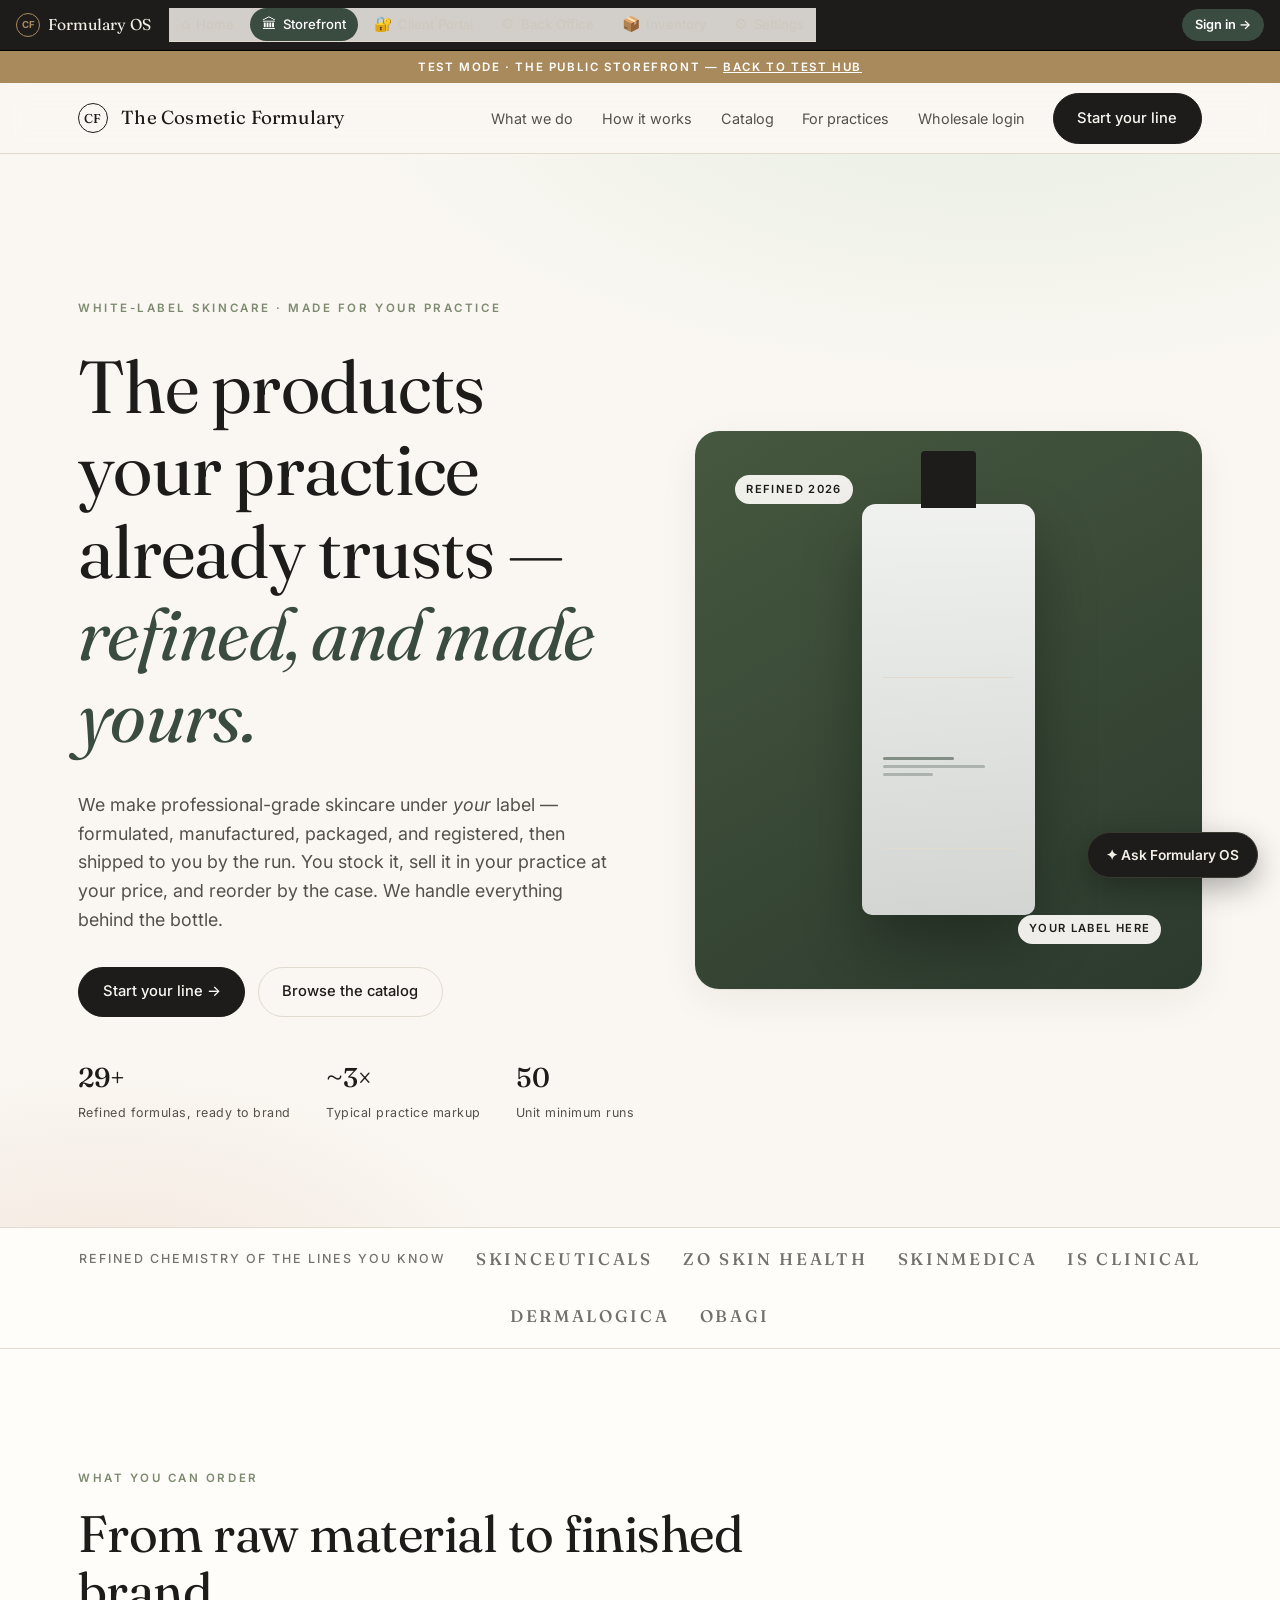
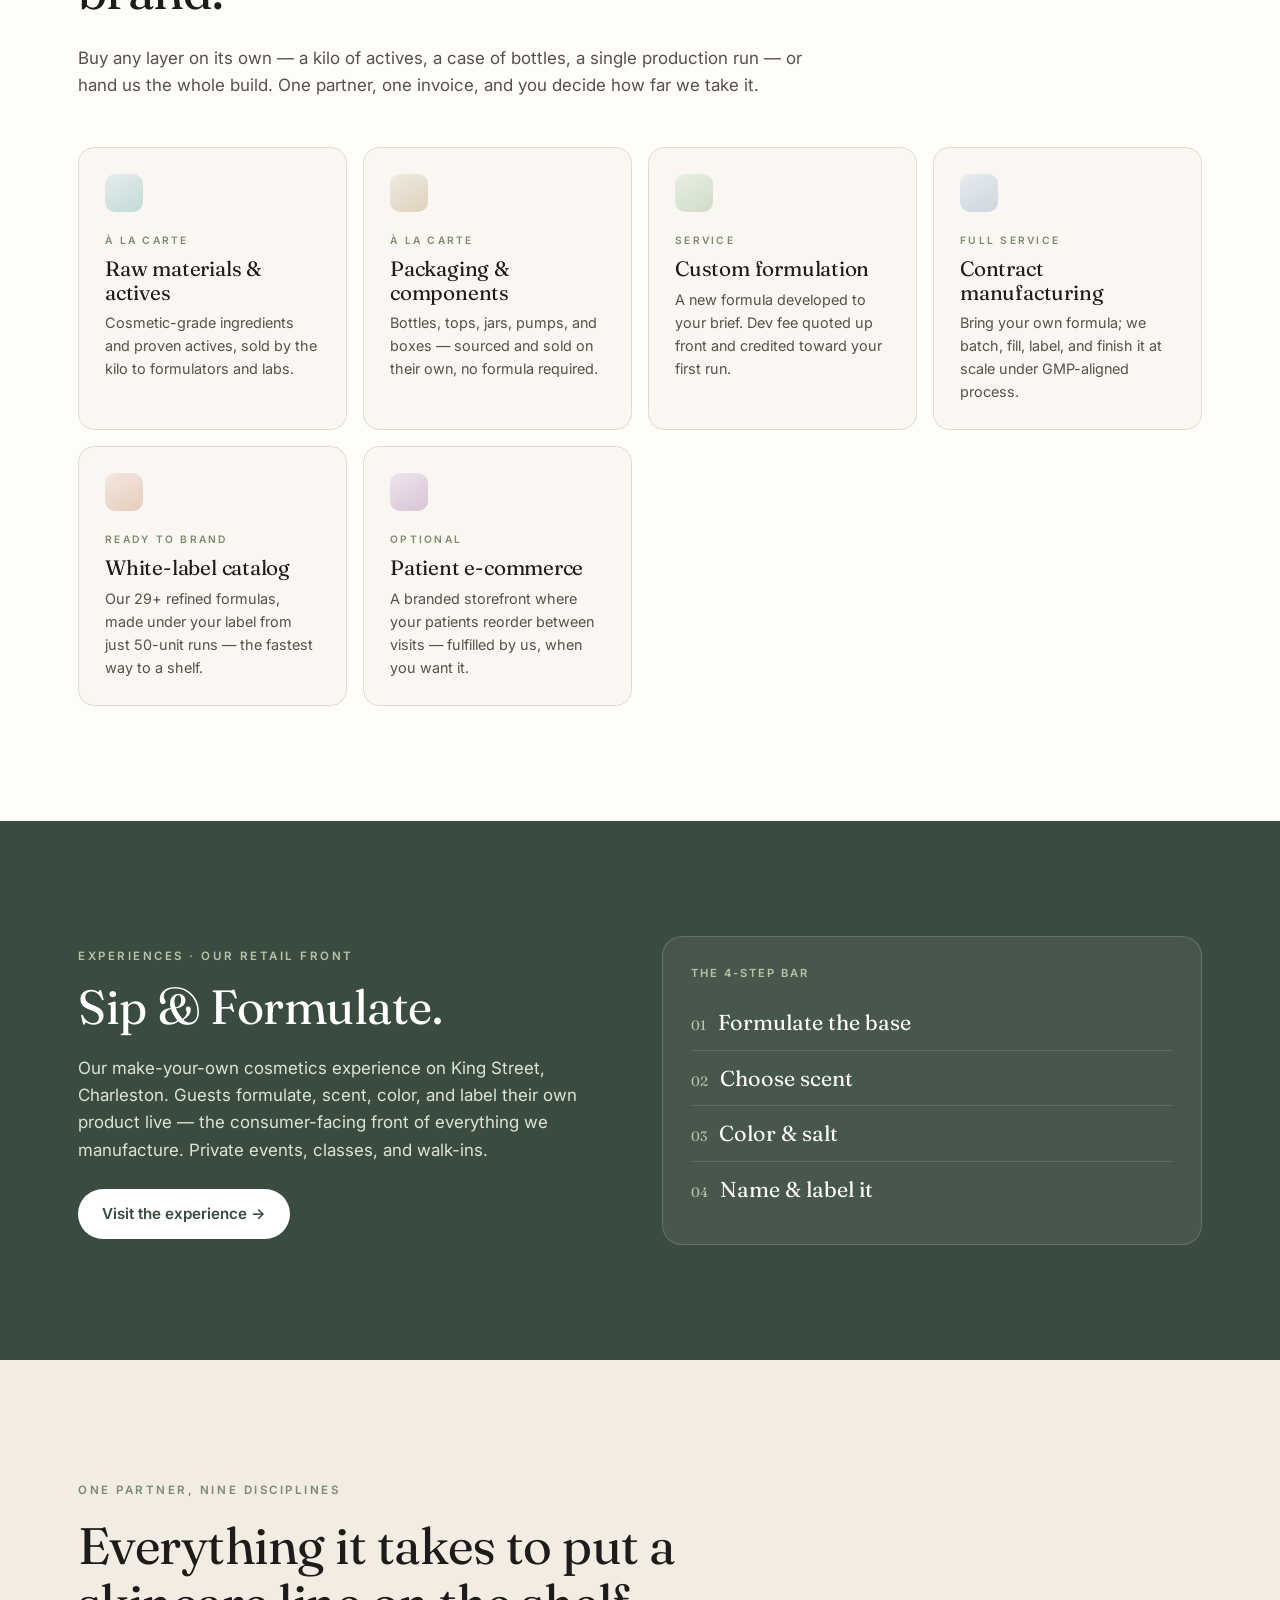
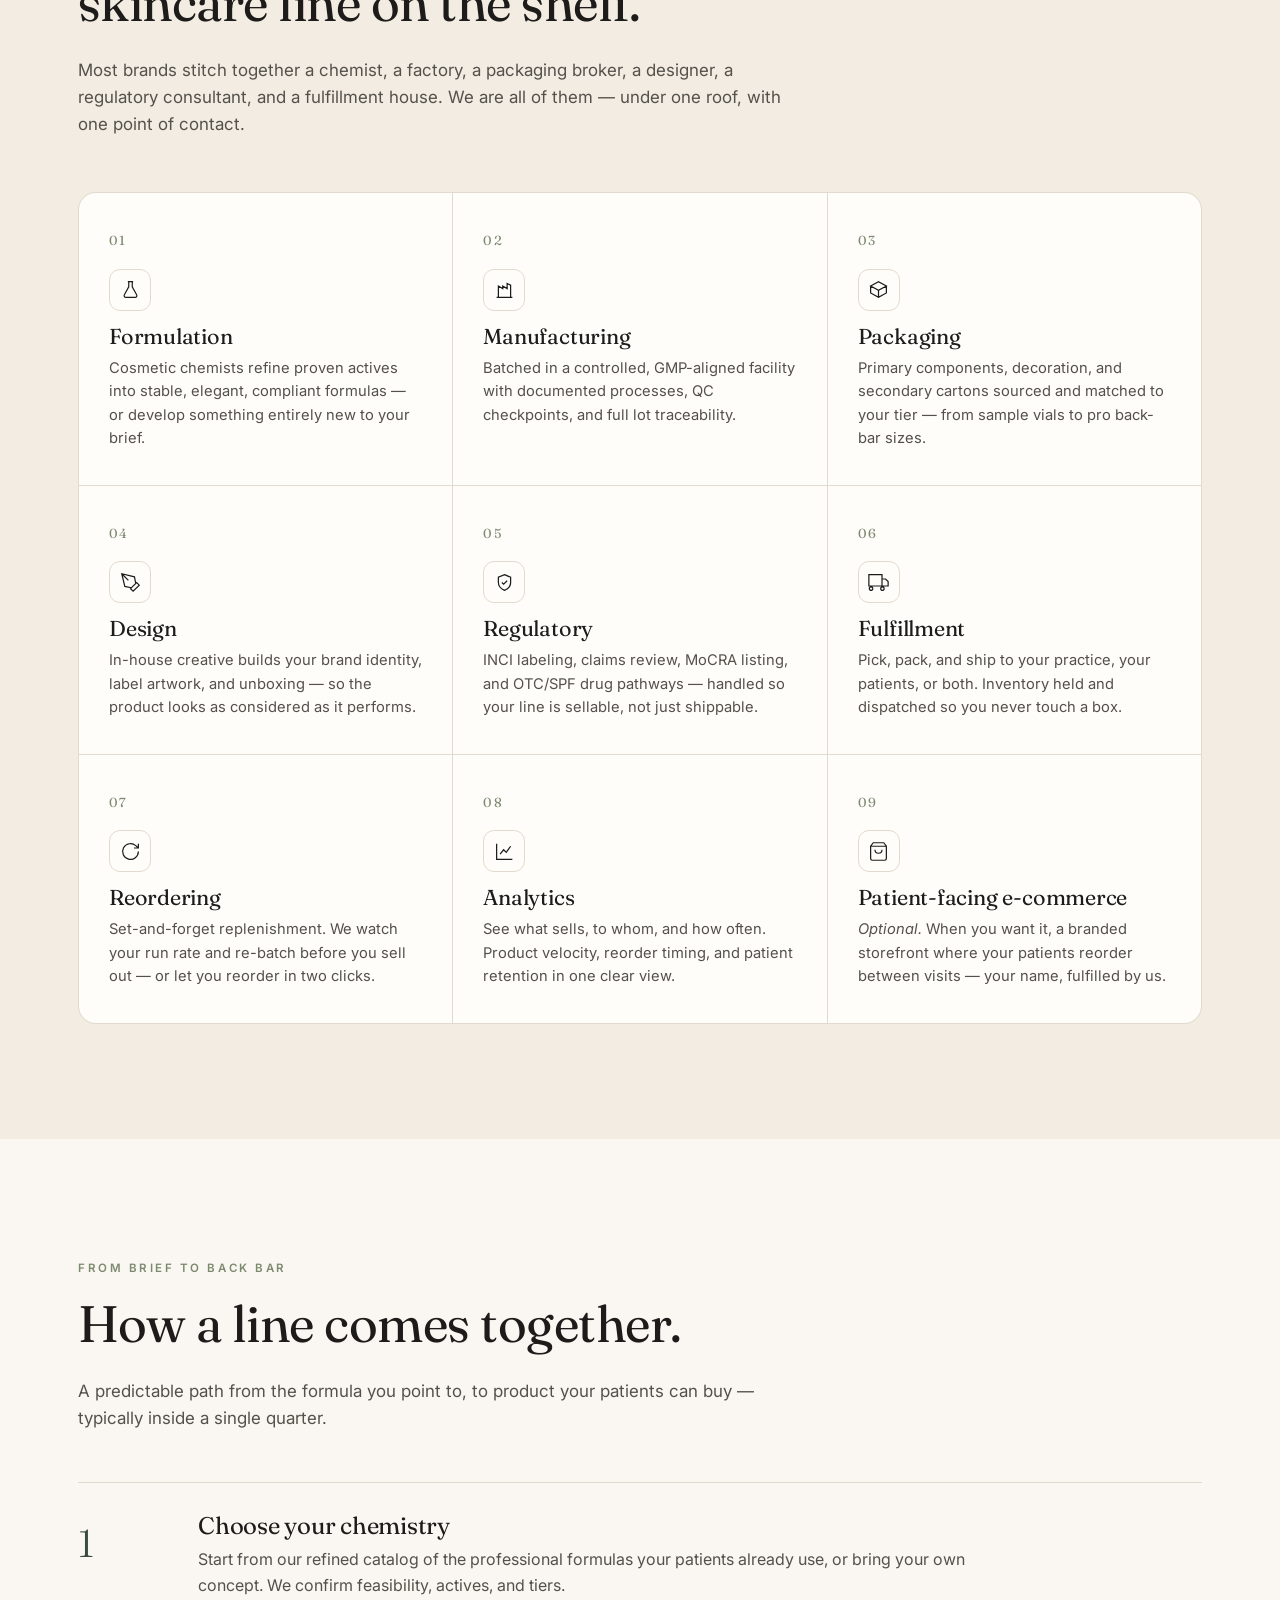
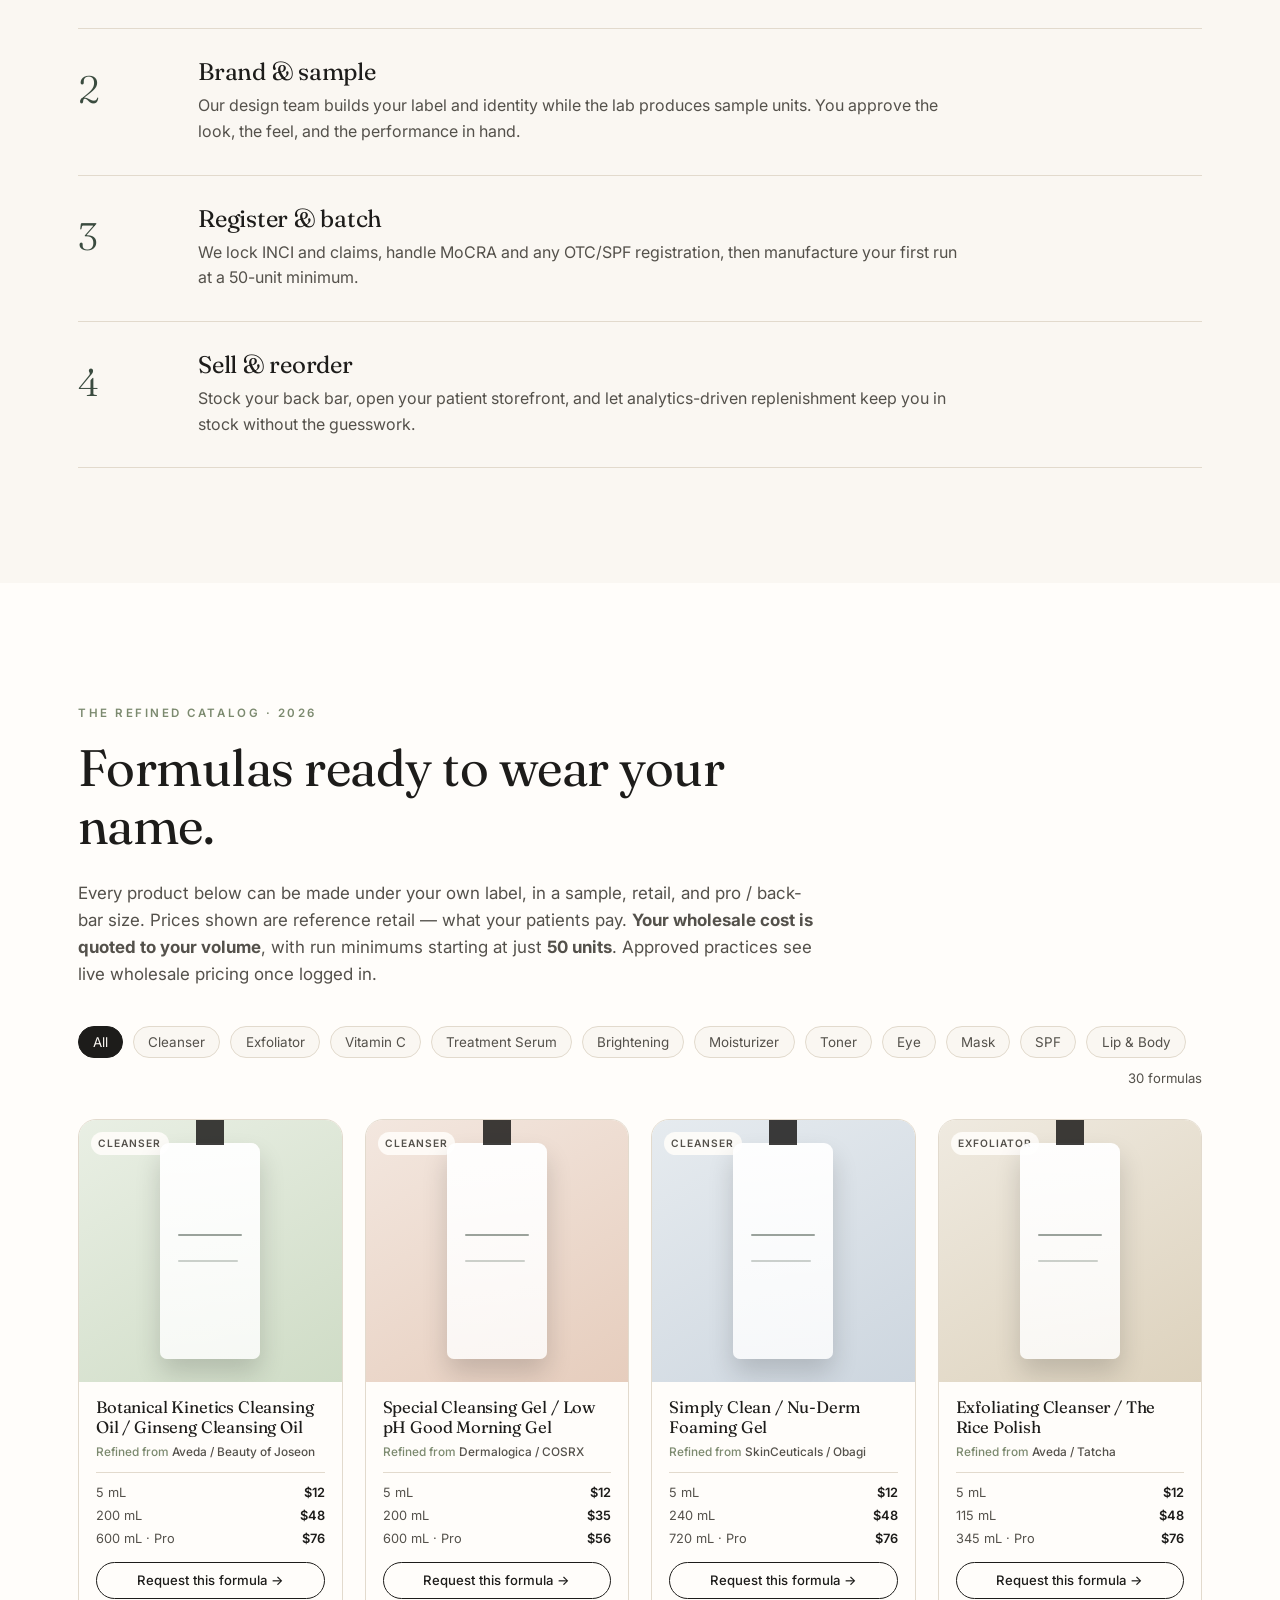
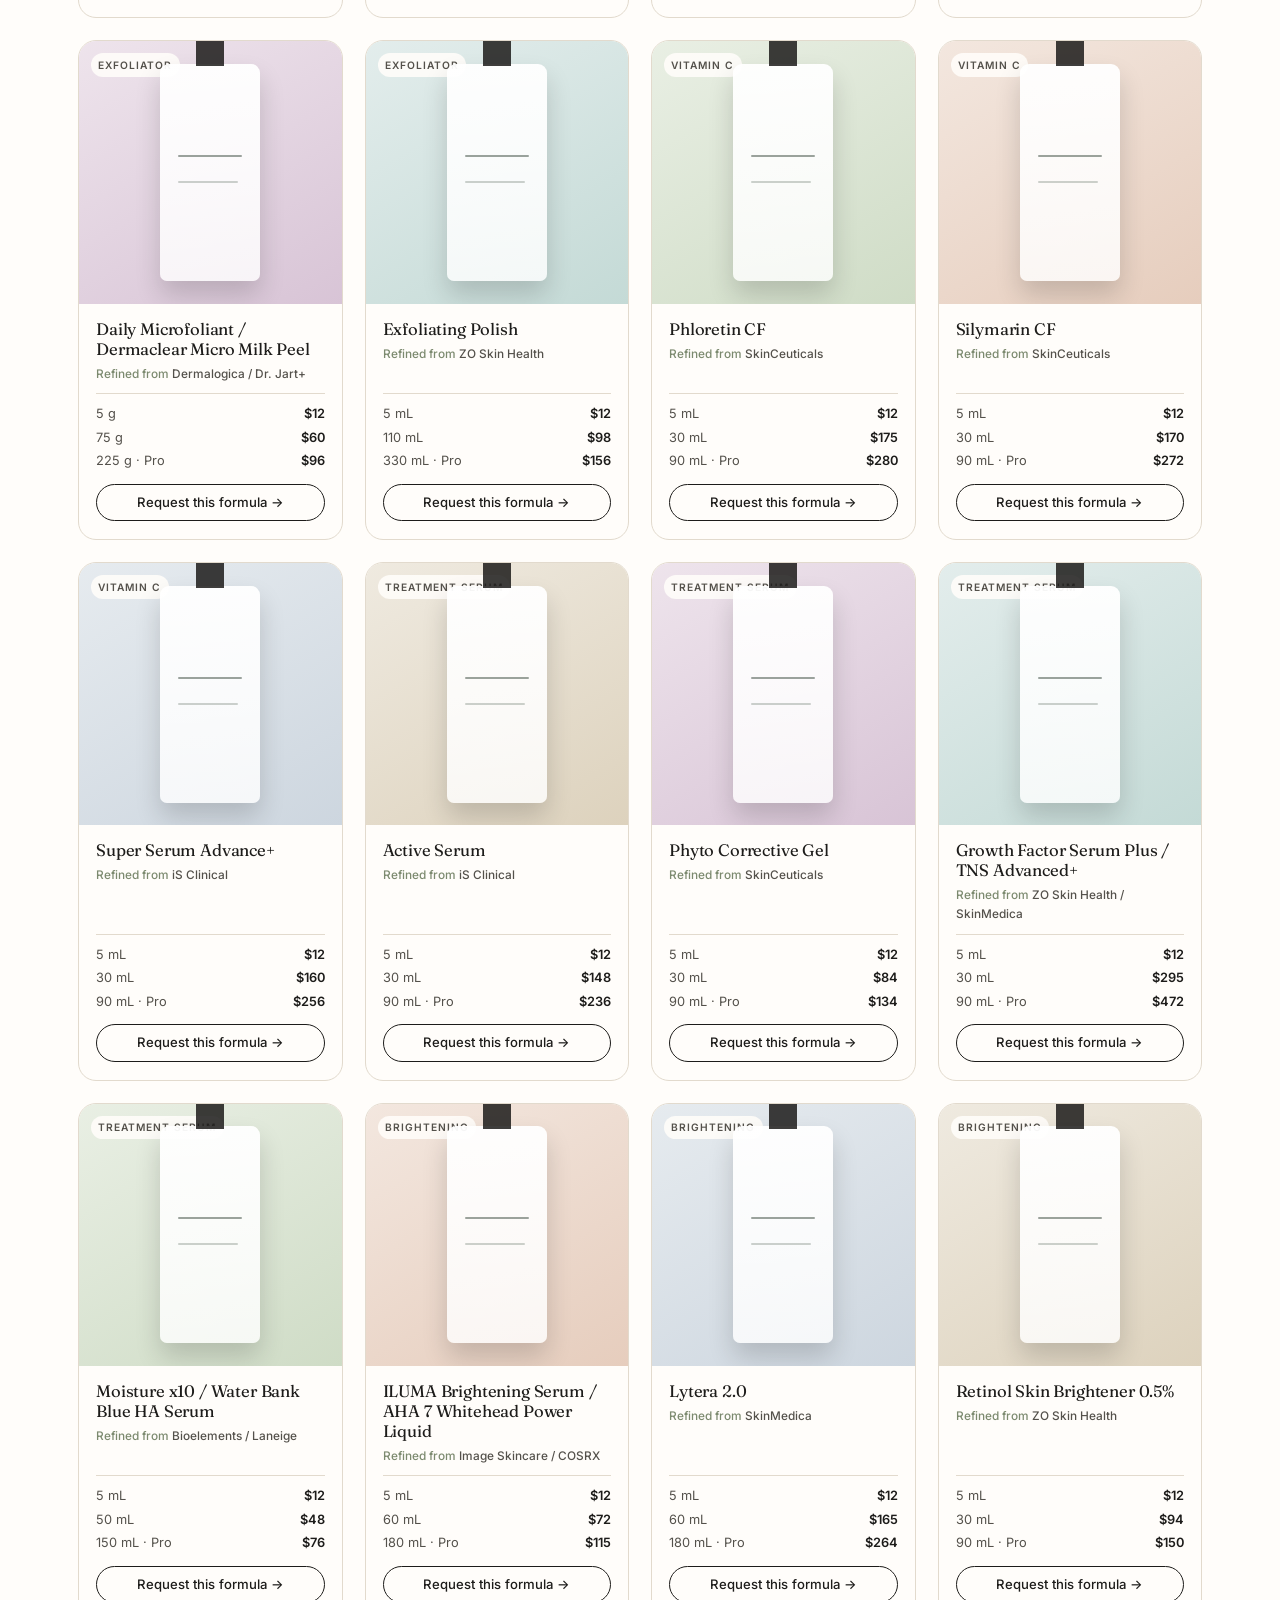
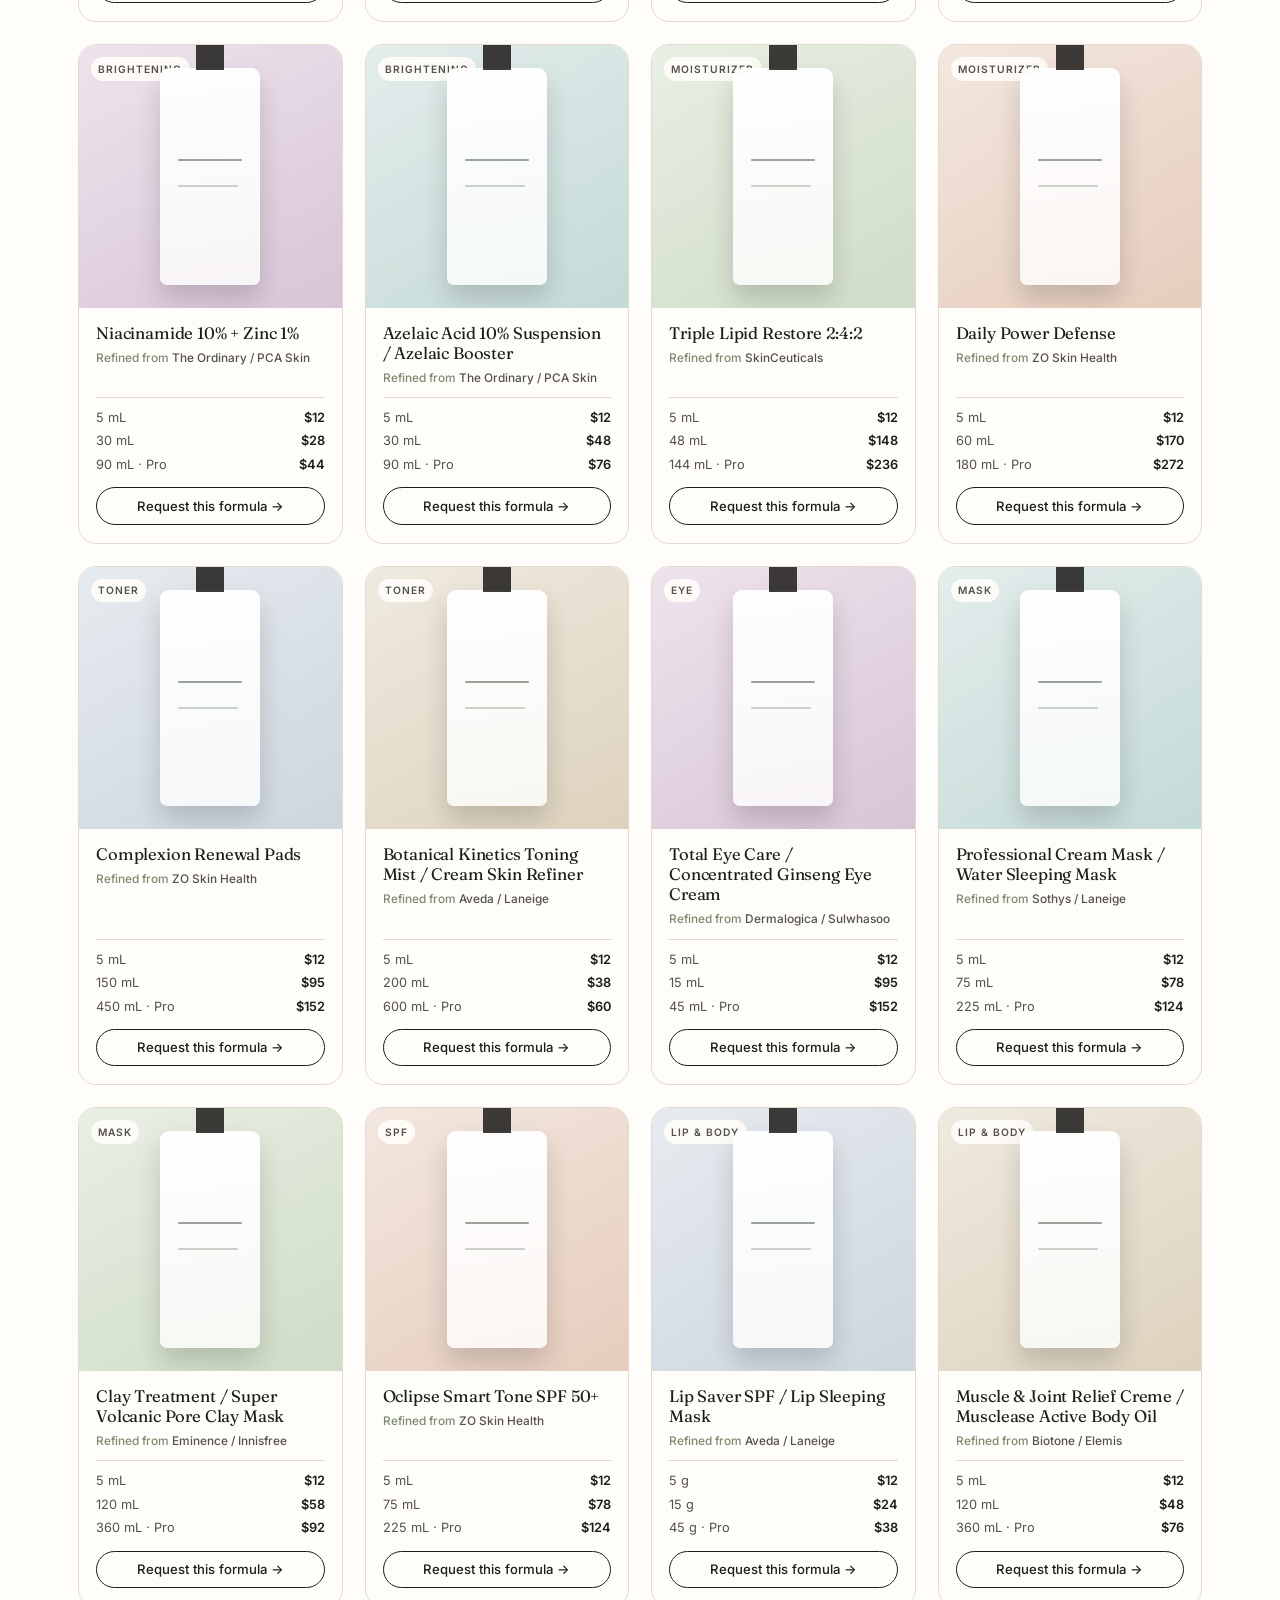
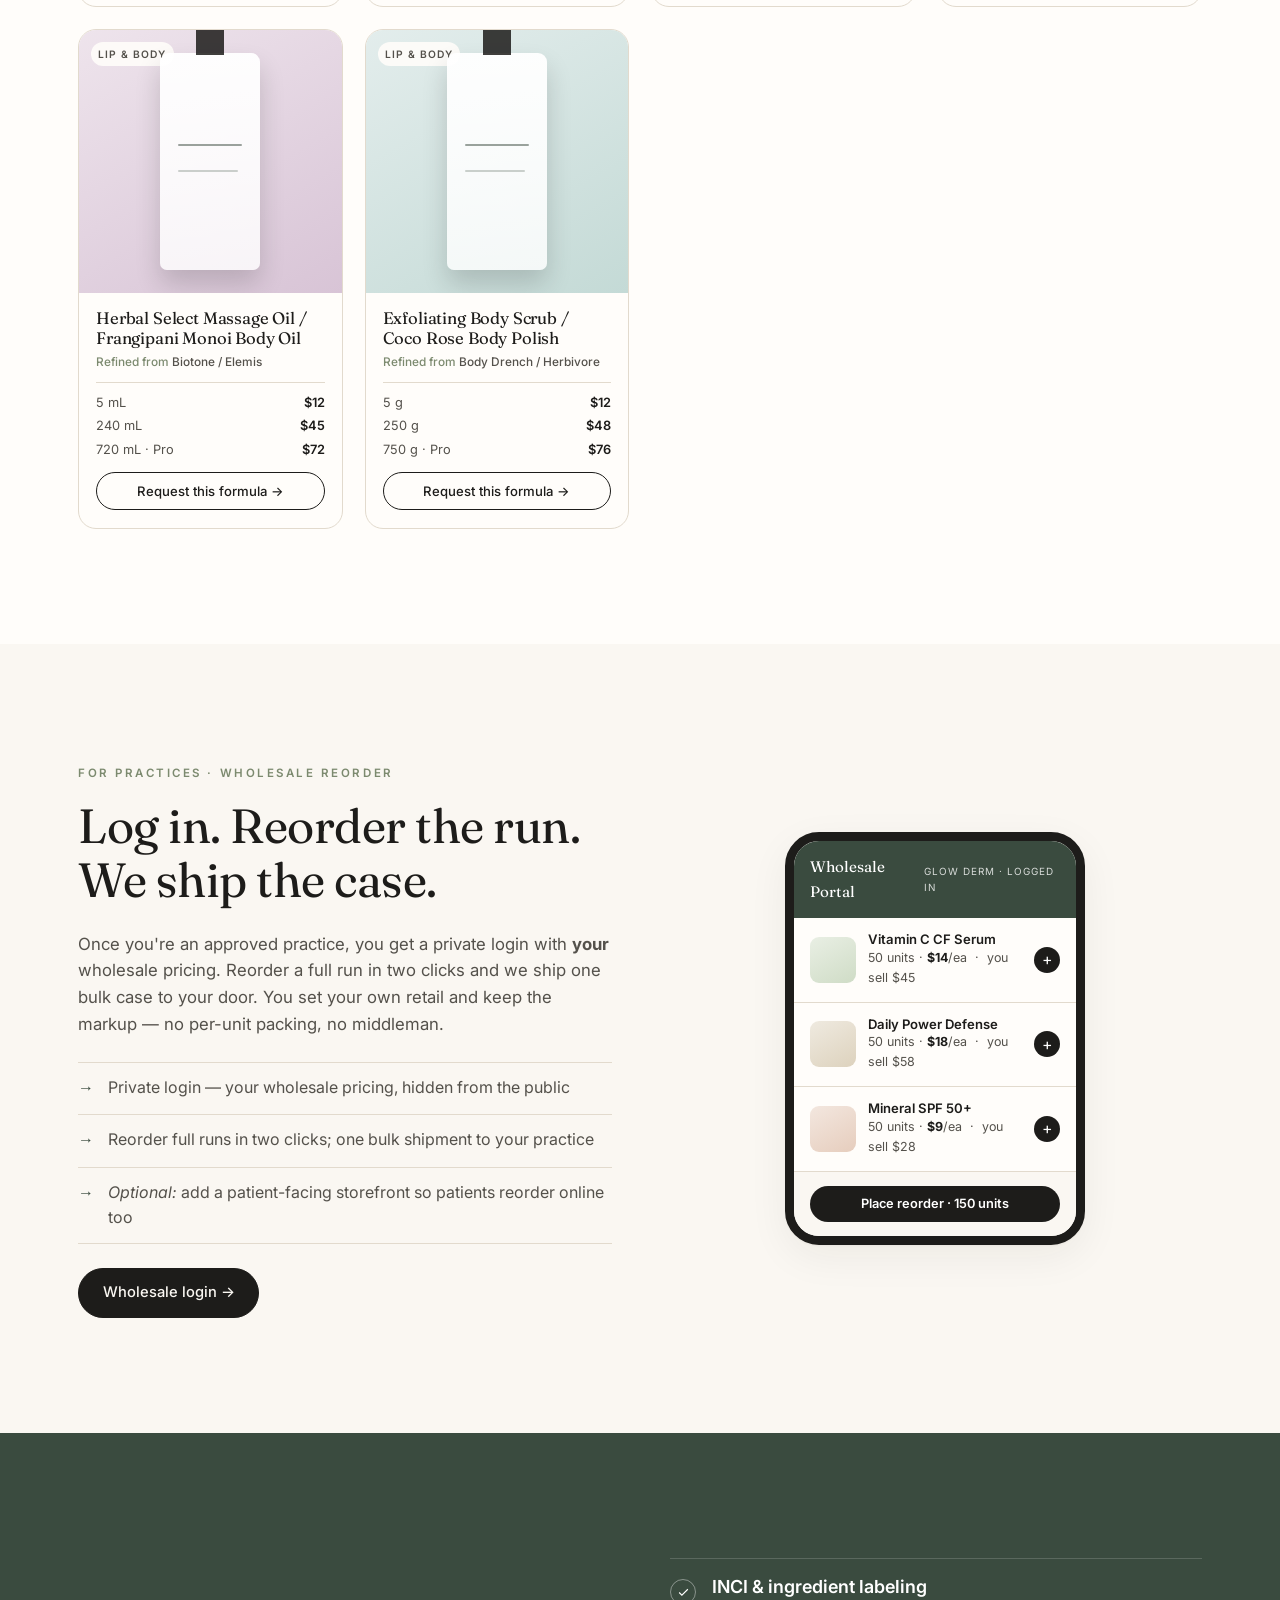
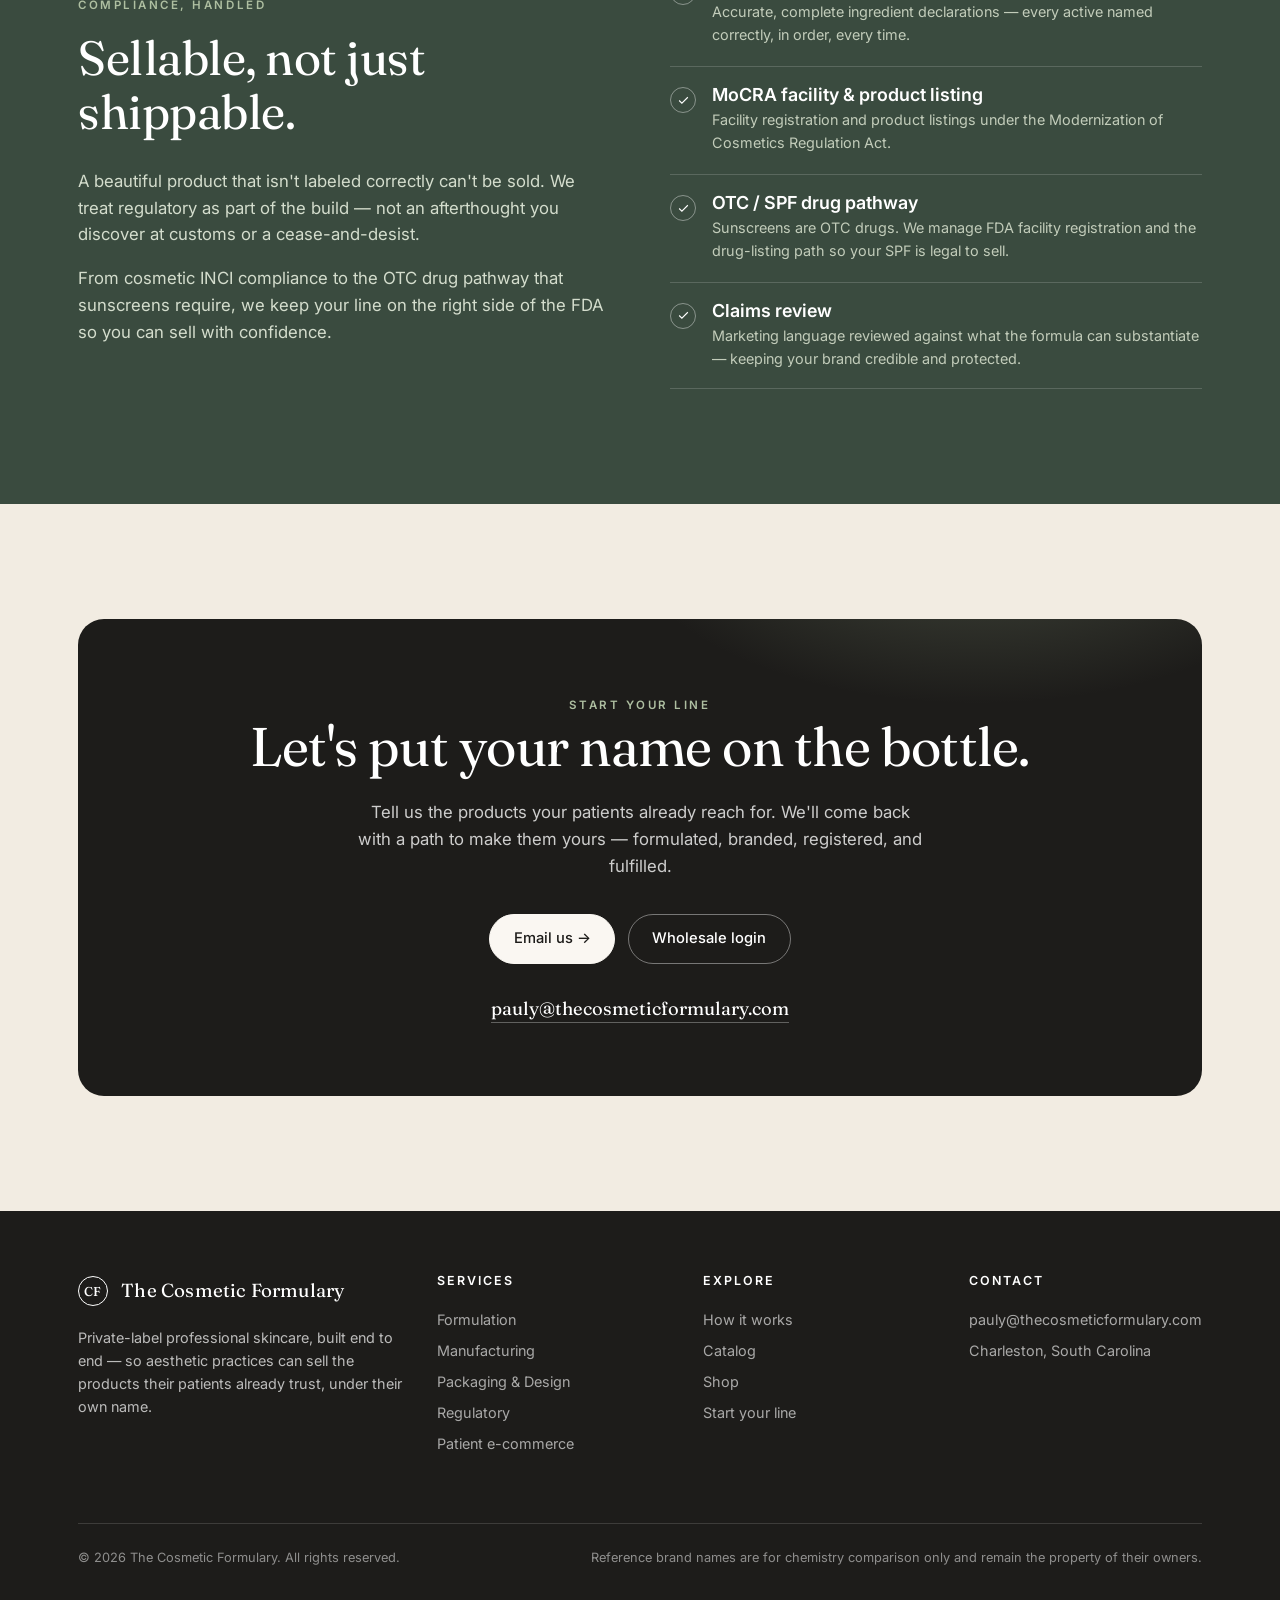
<file: index.html>
<!DOCTYPE html>
<html lang="en">
<head>
<meta charset="UTF-8" />
<meta name="viewport" content="width=device-width, initial-scale=1.0" />
<title>The Cosmetic Formulary — Your Private-Label Skincare, End to End</title>
<meta name="description" content="The Cosmetic Formulary builds, manufactures, and fulfills private-label professional skincare for aesthetic practices — formulation, manufacturing, packaging, design, regulatory, fulfillment, reordering, analytics, and patient-facing e-commerce." />
<link rel="preconnect" href="https://fonts.googleapis.com" />
<link rel="preconnect" href="https://fonts.gstatic.com" crossorigin />
<link href="https://fonts.googleapis.com/css2?family=Fraunces:opsz,wght@9..144,300;9..144,400;9..144,500;9..144,600&family=Inter:wght@300;400;500;600&display=swap" rel="stylesheet" />
<style>
  :root{
    --bg:#faf7f2;
    --bg-2:#f2ece2;
    --ink:#1d1c1a;
    --ink-soft:#54514b;
    --line:#e2dacd;
    --paper:#fffdfa;
    --accent:#3a4b3f;      /* botanical clinical green */
    --accent-2:#7c8a6f;
    --blush:#c9a896;
    --gold:#a98a5c;
    --radius:18px;
    --shadow:0 1px 2px rgba(40,35,25,.04), 0 12px 40px rgba(40,35,25,.06);
    --maxw:1180px;
  }
  *{box-sizing:border-box;margin:0;padding:0}
  html{scroll-behavior:smooth}
  body{
    font-family:'Inter',system-ui,-apple-system,Segoe UI,sans-serif;
    color:var(--ink);background:var(--bg);line-height:1.6;
    -webkit-font-smoothing:antialiased;
  }
  h1,h2,h3,h4{font-family:'Fraunces','Times New Roman',serif;font-weight:400;line-height:1.12;letter-spacing:-.01em}
  a{color:inherit;text-decoration:none}
  .wrap{max-width:var(--maxw);margin:0 auto;padding:0 28px}
  .eyebrow{font-family:'Inter';font-size:.72rem;letter-spacing:.22em;text-transform:uppercase;color:var(--accent-2);font-weight:600}
  .btn{display:inline-flex;align-items:center;gap:.5em;padding:.85em 1.6em;border-radius:100px;font-size:.92rem;font-weight:500;
    border:1px solid var(--ink);background:var(--ink);color:var(--bg);transition:.25s;cursor:pointer}
  .btn:hover{background:transparent;color:var(--ink)}
  .btn.ghost{background:transparent;color:var(--ink);border-color:var(--line)}
  .btn.ghost:hover{border-color:var(--ink)}
  .btn.light{background:var(--bg);color:var(--ink);border-color:var(--bg)}
  .btn.light:hover{background:transparent;color:var(--bg);border-color:var(--bg)}

  /* NAV */
  nav{position:sticky;top:0;z-index:50;background:rgba(250,247,242,.82);backdrop-filter:blur(12px);border-bottom:1px solid var(--line)}
  nav .wrap{display:flex;align-items:center;justify-content:space-between;height:70px}
  .brand{display:flex;align-items:center;gap:.7em;font-family:'Fraunces';font-size:1.18rem;letter-spacing:.01em}
  .brand .mark{width:30px;height:30px;border-radius:50%;border:1.5px solid var(--ink);display:grid;place-items:center;font-size:.8rem;font-weight:500}
  .navlinks{display:flex;gap:2em;align-items:center;font-size:.9rem;color:var(--ink-soft)}
  .navlinks a:hover{color:var(--ink)}
  .navlinks .btn{color:var(--bg)}
  .menu-toggle{display:none;background:none;border:none;font-size:1.5rem;cursor:pointer}
  @media(max-width:860px){.navlinks{display:none}.menu-toggle{display:block}}

  /* HERO */
  .hero{position:relative;overflow:hidden;padding:clamp(70px,11vw,140px) 0 clamp(60px,8vw,110px)}
  .hero::before{content:"";position:absolute;inset:0;background:
    radial-gradient(1100px 520px at 78% -8%, #e7eee2 0%, transparent 60%),
    radial-gradient(820px 460px at 8% 108%, #f3e6dd 0%, transparent 55%);z-index:0}
  .hero .wrap{position:relative;z-index:1;display:grid;grid-template-columns:1.05fr .95fr;gap:56px;align-items:center}
  .hero h1{font-size:clamp(2.6rem,6vw,4.6rem);margin:.35em 0 .45em}
  .hero h1 em{font-style:italic;color:var(--accent)}
  .hero p.lead{font-size:1.12rem;color:var(--ink-soft);max-width:30em;margin-bottom:1.8em}
  .hero-cta{display:flex;gap:.8em;flex-wrap:wrap}
  .hero-meta{margin-top:2.4em;display:flex;gap:2.2em;flex-wrap:wrap}
  .hero-meta div{}
  .hero-meta b{font-family:'Fraunces';font-size:1.7rem;font-weight:500;display:block}
  .hero-meta span{font-size:.78rem;color:var(--ink-soft);letter-spacing:.04em}
  /* hero visual */
  .hero-art{position:relative;aspect-ratio:4/4.4;border-radius:24px;background:linear-gradient(150deg,#46583f,#2c3a2e);box-shadow:var(--shadow);overflow:hidden;display:grid;place-items:center}
  .hero-art .bottle{width:34%;aspect-ratio:.42;border-radius:14px 14px 10px 10px;background:linear-gradient(180deg,rgba(255,255,255,.92),rgba(255,255,255,.78));position:relative;box-shadow:0 30px 60px rgba(0,0,0,.3)}
  .hero-art .bottle::before{content:"";position:absolute;top:-13%;left:34%;width:32%;height:14%;background:#1d1c1a;border-radius:4px 4px 0 0}
  .hero-art .bottle .lbl{position:absolute;inset:auto 12% 16% 12%;height:42%;border-top:1px solid var(--line);border-bottom:1px solid var(--line);display:flex;flex-direction:column;justify-content:center;gap:5px;padding-top:8px}
  .hero-art .bottle .lbl i{display:block;height:3px;border-radius:2px;background:var(--accent);opacity:.55}
  .hero-art .bottle .lbl i:nth-child(1){width:54%}
  .hero-art .bottle .lbl i:nth-child(2){width:78%;opacity:.3}
  .hero-art .bottle .lbl i:nth-child(3){width:38%;opacity:.3}
  .hero-art .tagchip{position:absolute;top:8%;left:8%;background:rgba(255,253,250,.92);color:var(--ink);font-size:.7rem;letter-spacing:.12em;text-transform:uppercase;padding:.5em 1em;border-radius:100px;font-weight:600}
  .hero-art .tagchip.b{top:auto;left:auto;bottom:8%;right:8%}
  @media(max-width:860px){.hero .wrap{grid-template-columns:1fr;gap:40px}.hero-art{max-width:360px;margin:0 auto}}

  /* MARQUEE / trusted */
  .trusted{border-top:1px solid var(--line);border-bottom:1px solid var(--line);background:var(--paper)}
  .trusted .wrap{display:flex;align-items:center;gap:30px;padding:18px 28px;flex-wrap:wrap;justify-content:center}
  .trusted span{font-size:.78rem;letter-spacing:.16em;text-transform:uppercase;color:var(--ink-soft);font-weight:500;opacity:.8}
  .trusted .ref{font-family:'Fraunces';font-size:1.05rem;color:var(--ink);opacity:.62}

  /* SECTION */
  section{padding:clamp(64px,9vw,118px) 0}
  .sec-head{max-width:46em}
  .sec-head h2{font-size:clamp(2rem,4.4vw,3.2rem);margin:.3em 0 .5em}
  .sec-head p{color:var(--ink-soft);font-size:1.06rem}
  .center{margin-left:auto;margin-right:auto;text-align:center}

  /* SERVICES GRID */
  #services{background:var(--bg-2)}
  .svc-grid{display:grid;grid-template-columns:repeat(3,1fr);gap:1px;background:var(--line);border:1px solid var(--line);border-radius:var(--radius);overflow:hidden;margin-top:54px}
  @media(max-width:880px){.svc-grid{grid-template-columns:repeat(2,1fr)}}
  @media(max-width:560px){.svc-grid{grid-template-columns:1fr}}
  .svc{background:var(--paper);padding:34px 30px;min-height:218px;transition:.3s;position:relative}
  .svc:hover{background:var(--accent);color:var(--bg)}
  .svc:hover .svc-num,.svc:hover p{color:rgba(255,255,255,.78)}
  .svc:hover .svc-ico{border-color:rgba(255,255,255,.4)}
  .svc-num{font-family:'Fraunces';font-size:.82rem;color:var(--accent-2);letter-spacing:.1em}
  .svc-ico{width:42px;height:42px;border:1px solid var(--line);border-radius:11px;display:grid;place-items:center;margin:16px 0 14px}
  .svc-ico svg{width:21px;height:21px}
  .svc h3{font-size:1.35rem;margin-bottom:.35em}
  .svc p{font-size:.92rem;color:var(--ink-soft)}

  /* PROCESS */
  .steps{counter-reset:s;margin-top:50px;display:grid;gap:0}
  .step{display:grid;grid-template-columns:90px 1fr;gap:30px;padding:30px 0;border-top:1px solid var(--line);align-items:start}
  .step:last-child{border-bottom:1px solid var(--line)}
  .step .n{font-family:'Fraunces';font-size:2.4rem;color:var(--accent);font-weight:300}
  .step h3{font-size:1.5rem;margin-bottom:.3em}
  .step p{color:var(--ink-soft);max-width:48em}
  @media(max-width:600px){.step{grid-template-columns:54px 1fr;gap:18px}.step .n{font-size:1.7rem}}

  /* CATALOG */
  #catalog{background:var(--paper)}
  .cat-controls{display:flex;gap:10px;flex-wrap:wrap;margin:38px 0 30px;align-items:center}
  .chip{border:1px solid var(--line);background:var(--bg);color:var(--ink-soft);padding:.5em 1.05em;border-radius:100px;font-size:.84rem;cursor:pointer;transition:.2s;font-family:inherit}
  .chip:hover{border-color:var(--ink);color:var(--ink)}
  .chip.active{background:var(--ink);color:var(--bg);border-color:var(--ink)}
  .cat-count{margin-left:auto;font-size:.82rem;color:var(--ink-soft)}
  .grid{display:grid;grid-template-columns:repeat(4,1fr);gap:22px}
  @media(max-width:1000px){.grid{grid-template-columns:repeat(3,1fr)}}
  @media(max-width:760px){.grid{grid-template-columns:repeat(2,1fr)}}
  @media(max-width:440px){.grid{grid-template-columns:1fr}}
  .card{border:1px solid var(--line);border-radius:var(--radius);overflow:hidden;background:var(--paper);display:flex;flex-direction:column;transition:.25s}
  .card:hover{box-shadow:var(--shadow);transform:translateY(-3px)}
  .card .ph{aspect-ratio:1/1;position:relative;display:grid;place-items:center;overflow:hidden}
  .card .ph .b2{width:38%;aspect-ratio:.46;border-radius:9px 9px 7px 7px;background:linear-gradient(180deg,rgba(255,255,255,.95),rgba(255,255,255,.8));box-shadow:0 14px 26px rgba(0,0,0,.16);position:relative}
  .card .ph .b2::before{content:"";position:absolute;top:-12%;left:36%;width:28%;height:13%;background:rgba(29,28,26,.85);border-radius:3px 3px 0 0}
  .card .ph .b2 i{position:absolute;left:18%;right:18%;top:42%;height:2px;border-radius:2px;background:var(--accent);opacity:.5}
  .card .ph .b2 i:nth-child(2){top:54%;width:60%;opacity:.25}
  .card .cat-tag{position:absolute;top:12px;left:12px;background:rgba(255,253,250,.9);font-size:.64rem;letter-spacing:.1em;text-transform:uppercase;padding:.35em .7em;border-radius:100px;font-weight:600;color:var(--ink-soft)}
  .card .body{padding:16px 17px 18px;display:flex;flex-direction:column;flex:1}
  .card h4{font-size:1.04rem;line-height:1.2;margin-bottom:.3em}
  .card .ref{font-size:.74rem;color:var(--accent-2);font-weight:500;margin-bottom:.8em}
  .card .ref b{color:var(--ink-soft);font-weight:500}
  .card .tiers{margin-top:auto;border-top:1px solid var(--line);padding-top:10px;display:flex;flex-direction:column;gap:3px;font-size:.8rem}
  .card .tiers .row{display:flex;justify-content:space-between;color:var(--ink-soft)}
  .card .tiers .row b{color:var(--ink);font-weight:600}
  .card .shopbtn{margin-top:12px;text-align:center;border:1px solid var(--ink);border-radius:100px;padding:.55em;font-size:.82rem;font-weight:500;transition:.2s}
  .card .shopbtn:hover{background:var(--ink);color:var(--bg)}

  /* color rotation for placeholders */
  .g0{background:linear-gradient(150deg,#e9efe4,#cfdcc6)} .g1{background:linear-gradient(150deg,#f3e7df,#e6cdbd)}
  .g2{background:linear-gradient(150deg,#e6ebef,#cdd6df)} .g3{background:linear-gradient(150deg,#efeae0,#ddd2bd)}
  .g4{background:linear-gradient(150deg,#eee4ec,#d8c4d6)} .g5{background:linear-gradient(150deg,#e3edec,#c4dad6)}

  /* COMPLIANCE / split */
  #regulatory{background:var(--accent);color:#eef1ea}
  #regulatory .eyebrow{color:#aebfa1}
  #regulatory .split{display:grid;grid-template-columns:1fr 1fr;gap:60px;align-items:center}
  #regulatory h2{font-size:clamp(2rem,4.2vw,3rem);margin:.3em 0 .6em;color:#fff}
  #regulatory p.lead{color:#d4ddcd;font-size:1.05rem}
  .reg-list{display:grid;gap:2px;margin-top:10px}
  .reg-item{display:flex;gap:16px;padding:18px 0;border-top:1px solid rgba(255,255,255,.16)}
  .reg-item:last-child{border-bottom:1px solid rgba(255,255,255,.16)}
  .reg-item .ck{flex:none;width:26px;height:26px;border-radius:50%;border:1px solid rgba(255,255,255,.4);display:grid;place-items:center;margin-top:2px}
  .reg-item .ck svg{width:13px;height:13px}
  .reg-item h4{color:#fff;font-size:1.12rem;margin-bottom:.15em;font-family:'Inter';font-weight:600;letter-spacing:0}
  .reg-item p{color:#c2ccba;font-size:.9rem}
  @media(max-width:820px){#regulatory .split{grid-template-columns:1fr;gap:36px}}

  /* ECOMMERCE banner */
  #ecom .split{display:grid;grid-template-columns:1fr 1fr;gap:56px;align-items:center}
  #ecom .panel{background:var(--bg-2);border:1px solid var(--line);border-radius:var(--radius);padding:34px}
  .phone{max-width:300px;margin:0 auto;border:9px solid #1d1c1a;border-radius:34px;overflow:hidden;background:var(--paper);box-shadow:var(--shadow)}
  .phone .pbar{background:var(--accent);color:#fff;padding:14px 16px;font-family:'Fraunces';font-size:.95rem;display:flex;justify-content:space-between;align-items:center}
  .phone .pbar small{font-family:'Inter';font-size:.62rem;opacity:.8;letter-spacing:.1em;text-transform:uppercase}
  .phone .prod{display:flex;gap:12px;padding:14px 16px;border-bottom:1px solid var(--line);align-items:center}
  .phone .prod .mini{width:46px;height:46px;border-radius:9px;flex:none}
  .phone .prod .t{font-size:.82rem;font-weight:600;line-height:1.2}
  .phone .prod .pr{font-size:.78rem;color:var(--ink-soft)}
  .phone .prod .add{margin-left:auto;width:26px;height:26px;border-radius:50%;background:var(--ink);color:#fff;display:grid;place-items:center;font-size:1rem;flex:none}
  .phone .pcheck{padding:14px 16px;text-align:center;background:var(--bg)}
  .phone .pcheck .b{background:var(--ink);color:#fff;border-radius:100px;padding:.6em;font-size:.8rem;font-weight:600}
  @media(max-width:820px){#ecom .split{grid-template-columns:1fr;gap:40px}}

  /* CTA */
  #contact{background:var(--bg-2)}
  .cta-box{background:var(--ink);color:var(--bg);border-radius:26px;padding:clamp(40px,6vw,72px);text-align:center;position:relative;overflow:hidden}
  .cta-box::before{content:"";position:absolute;inset:0;background:radial-gradient(600px 300px at 80% -20%,rgba(124,138,111,.4),transparent 60%)}
  .cta-box>*{position:relative}
  .cta-box h2{font-size:clamp(2rem,4.6vw,3.4rem);margin-bottom:.4em;color:#fff}
  .cta-box p{color:rgba(255,255,255,.78);max-width:34em;margin:0 auto 2em;font-size:1.05rem}
  .cta-box .hero-cta{justify-content:center}
  .cta-box .mailto{font-family:'Fraunces';font-size:1.15rem;color:#fff;border-bottom:1px solid rgba(255,255,255,.3);padding-bottom:2px}

  /* FOOTER */
  footer{background:var(--ink);color:rgba(255,255,255,.7);padding:60px 0 36px}
  footer .wrap{display:grid;grid-template-columns:1.4fr 1fr 1fr 1fr;gap:34px}
  footer .brand{color:#fff}footer .brand .mark{border-color:#fff;color:#fff}
  footer h5{color:#fff;font-size:.78rem;letter-spacing:.16em;text-transform:uppercase;margin-bottom:1em;font-weight:600}
  footer a{display:block;color:rgba(255,255,255,.62);font-size:.9rem;padding:.28em 0;transition:.2s}
  footer a:hover{color:#fff}
  footer .colofon{grid-column:1/-1;border-top:1px solid rgba(255,255,255,.14);margin-top:30px;padding-top:24px;display:flex;justify-content:space-between;font-size:.8rem;color:rgba(255,255,255,.5);flex-wrap:wrap;gap:10px}
  @media(max-width:760px){footer .wrap{grid-template-columns:1fr 1fr}}

  .reveal{opacity:0;transform:translateY(22px);transition:.7s cubic-bezier(.2,.7,.2,1)}
  .reveal.in{opacity:1;transform:none}
</style>
</head>
<body>

<div style="background:#a98a5c;color:#fff;text-align:center;font-size:.72rem;letter-spacing:.14em;text-transform:uppercase;padding:7px;font-weight:600;font-family:'Inter',sans-serif">Test mode · the public storefront — <a href="start.html" style="color:#fff;text-decoration:underline">back to test hub</a></div>

<!-- NAV -->
<nav>
  <div class="wrap">
    <a class="brand" href="#top"><span class="mark">CF</span> The&nbsp;Cosmetic&nbsp;Formulary</a>
    <div class="navlinks">
      <a href="#services">What we do</a>
      <a href="#process">How it works</a>
      <a href="#catalog">Catalog</a>
      <a href="#ecom">For practices</a>
      <a href="https://clean-beauty-labs-3.myshopify.com/account/login" target="_blank" rel="noopener">Wholesale login</a>
      <a class="btn" href="#contact">Start your line</a>
    </div>
    <button class="menu-toggle" onclick="document.querySelector('.navlinks').style.display = (getComputedStyle(document.querySelector('.navlinks')).display==='none'?'flex':'none')">☰</button>
  </div>
</nav>

<!-- HERO -->
<header class="hero" id="top">
  <div class="wrap">
    <div>
      <span class="eyebrow">White-label skincare · made for your practice</span>
      <h1>The products your practice already trusts — <em>refined, and made yours.</em></h1>
      <p class="lead">We make professional-grade skincare under <em>your</em> label — formulated, manufactured, packaged, and registered, then shipped to you by the run. You stock it, sell it in your practice at your price, and reorder by the case. We handle everything behind the bottle.</p>
      <div class="hero-cta">
        <a class="btn" href="#contact">Start your line →</a>
        <a class="btn ghost" href="#catalog">Browse the catalog</a>
      </div>
      <div class="hero-meta">
        <div><b>29+</b><span>Refined formulas, ready to brand</span></div>
        <div><b>~3×</b><span>Typical practice markup</span></div>
        <div><b>50</b><span>Unit minimum runs</span></div>
      </div>
    </div>
    <div class="hero-art">
      <span class="tagchip">Refined 2026</span>
      <div class="bottle"><div class="lbl"><i></i><i></i><i></i></div></div>
      <span class="tagchip b">Your label here</span>
    </div>
  </div>
</header>

<!-- TRUSTED -->
<div class="trusted">
  <div class="wrap">
    <span>Refined chemistry of the lines you know</span>
    <span class="ref">SkinCeuticals</span>
    <span class="ref">ZO Skin Health</span>
    <span class="ref">SkinMedica</span>
    <span class="ref">iS Clinical</span>
    <span class="ref">Dermalogica</span>
    <span class="ref">Obagi</span>
  </div>
</div>

<!-- SUPPLY STACK -->
<section id="supply" style="background:var(--paper)">
  <div class="wrap">
    <div class="sec-head reveal">
      <span class="eyebrow">What you can order</span>
      <h2>From raw material to finished brand.</h2>
      <p>Buy any layer on its own — a kilo of actives, a case of bottles, a single production run — or hand us the whole build. One partner, one invoice, and you decide how far we take it.</p>
    </div>
    <div style="display:grid;grid-template-columns:repeat(auto-fit,minmax(230px,1fr));gap:16px;margin-top:48px" class="reveal">
      <div style="border:1px solid var(--line);border-radius:16px;padding:26px;background:var(--bg)">
        <div class="thumb g5" style="width:38px;height:38px;border-radius:10px;margin-bottom:14px"></div>
        <span class="eyebrow" style="font-size:.64rem">À la carte</span>
        <h3 style="font-size:1.3rem;margin:.25em 0 .35em">Raw materials &amp; actives</h3>
        <p style="font-size:.9rem;color:var(--ink-soft)">Cosmetic-grade ingredients and proven actives, sold by the kilo to formulators and labs.</p>
      </div>
      <div style="border:1px solid var(--line);border-radius:16px;padding:26px;background:var(--bg)">
        <div class="thumb g3" style="width:38px;height:38px;border-radius:10px;margin-bottom:14px"></div>
        <span class="eyebrow" style="font-size:.64rem">À la carte</span>
        <h3 style="font-size:1.3rem;margin:.25em 0 .35em">Packaging &amp; components</h3>
        <p style="font-size:.9rem;color:var(--ink-soft)">Bottles, tops, jars, pumps, and boxes — sourced and sold on their own, no formula required.</p>
      </div>
      <div style="border:1px solid var(--line);border-radius:16px;padding:26px;background:var(--bg)">
        <div class="thumb g0" style="width:38px;height:38px;border-radius:10px;margin-bottom:14px"></div>
        <span class="eyebrow" style="font-size:.64rem">Service</span>
        <h3 style="font-size:1.3rem;margin:.25em 0 .35em">Custom formulation</h3>
        <p style="font-size:.9rem;color:var(--ink-soft)">A new formula developed to your brief. Dev fee quoted up front and credited toward your first run.</p>
      </div>
      <div style="border:1px solid var(--line);border-radius:16px;padding:26px;background:var(--bg)">
        <div class="thumb g2" style="width:38px;height:38px;border-radius:10px;margin-bottom:14px"></div>
        <span class="eyebrow" style="font-size:.64rem">Full service</span>
        <h3 style="font-size:1.3rem;margin:.25em 0 .35em">Contract manufacturing</h3>
        <p style="font-size:.9rem;color:var(--ink-soft)">Bring your own formula; we batch, fill, label, and finish it at scale under GMP-aligned process.</p>
      </div>
      <div style="border:1px solid var(--line);border-radius:16px;padding:26px;background:var(--bg)">
        <div class="thumb g1" style="width:38px;height:38px;border-radius:10px;margin-bottom:14px"></div>
        <span class="eyebrow" style="font-size:.64rem">Ready to brand</span>
        <h3 style="font-size:1.3rem;margin:.25em 0 .35em">White-label catalog</h3>
        <p style="font-size:.9rem;color:var(--ink-soft)">Our 29+ refined formulas, made under your label from just 50-unit runs — the fastest way to a shelf.</p>
      </div>
      <div style="border:1px solid var(--line);border-radius:16px;padding:26px;background:var(--bg)">
        <div class="thumb g4" style="width:38px;height:38px;border-radius:10px;margin-bottom:14px"></div>
        <span class="eyebrow" style="font-size:.64rem">Optional</span>
        <h3 style="font-size:1.3rem;margin:.25em 0 .35em">Patient e-commerce</h3>
        <p style="font-size:.9rem;color:var(--ink-soft)">A branded storefront where your patients reorder between visits — fulfilled by us, when you want it.</p>
      </div>
    </div>
  </div>
</section>

<!-- SIP & FORMULATE -->
<section id="sip" style="background:var(--accent);color:#eef1ea">
  <div class="wrap">
    <div style="display:grid;grid-template-columns:repeat(auto-fit,minmax(290px,1fr));gap:44px;align-items:center">
      <div class="reveal">
        <span class="eyebrow" style="color:#b6c4aa">Experiences · our retail front</span>
        <h2 style="font-size:clamp(2rem,4.4vw,3rem);color:#fff;margin:.25em 0 .45em">Sip &amp; Formulate.</h2>
        <p style="color:#dfe4d8;font-size:1.06rem;margin-bottom:1.5em;max-width:34em">Our make-your-own cosmetics experience on King Street, Charleston. Guests formulate, scent, color, and label their own product live — the consumer-facing front of everything we manufacture. Private events, classes, and walk-ins.</p>
        <a href="https://thecosmeticformularynm.github.io/sip-formulate-app/" target="_blank" rel="noopener" style="display:inline-block;background:#fff;color:var(--accent);border-radius:100px;padding:.85em 1.6em;font-weight:600;font-size:.95rem">Visit the experience →</a>
      </div>
      <div class="reveal" style="background:rgba(255,255,255,.07);border:1px solid rgba(255,255,255,.16);border-radius:20px;padding:28px">
        <div style="font-size:.7rem;letter-spacing:.18em;text-transform:uppercase;color:#b6c4aa;font-weight:600;margin-bottom:14px">The 4-step bar</div>
        <div style="display:flex;flex-direction:column;gap:2px;font-family:'Fraunces',serif;font-size:1.35rem;color:#fff">
          <div style="display:flex;align-items:baseline;gap:12px;padding:9px 0;border-bottom:1px solid rgba(255,255,255,.12)"><span style="font-size:.85rem;color:#b6c4aa">01</span> Formulate the base</div>
          <div style="display:flex;align-items:baseline;gap:12px;padding:9px 0;border-bottom:1px solid rgba(255,255,255,.12)"><span style="font-size:.85rem;color:#b6c4aa">02</span> Choose scent</div>
          <div style="display:flex;align-items:baseline;gap:12px;padding:9px 0;border-bottom:1px solid rgba(255,255,255,.12)"><span style="font-size:.85rem;color:#b6c4aa">03</span> Color &amp; salt</div>
          <div style="display:flex;align-items:baseline;gap:12px;padding:9px 0"><span style="font-size:.85rem;color:#b6c4aa">04</span> Name &amp; label it</div>
        </div>
      </div>
    </div>
  </div>
</section>

<!-- SERVICES -->
<section id="services">
  <div class="wrap">
    <div class="sec-head reveal">
      <span class="eyebrow">One partner, nine disciplines</span>
      <h2>Everything it takes to put a skincare line on the shelf.</h2>
      <p>Most brands stitch together a chemist, a factory, a packaging broker, a designer, a regulatory consultant, and a fulfillment house. We are all of them — under one roof, with one point of contact.</p>
    </div>
    <div class="svc-grid">
      <div class="svc reveal">
        <span class="svc-num">01</span>
        <div class="svc-ico"><svg viewBox="0 0 24 24" fill="none" stroke="currentColor" stroke-width="1.4"><path d="M9 3h6M10 3v6l-5 9a2 2 0 0 0 2 3h10a2 2 0 0 0 2-3l-5-9V3"/></svg></div>
        <h3>Formulation</h3>
        <p>Cosmetic chemists refine proven actives into stable, elegant, compliant formulas — or develop something entirely new to your brief.</p>
      </div>
      <div class="svc reveal">
        <span class="svc-num">02</span>
        <div class="svc-ico"><svg viewBox="0 0 24 24" fill="none" stroke="currentColor" stroke-width="1.4"><path d="M3 21h18M5 21V8l5 3V8l5 3V5l4 2v14"/></svg></div>
        <h3>Manufacturing</h3>
        <p>Batched in a controlled, GMP-aligned facility with documented processes, QC checkpoints, and full lot traceability.</p>
      </div>
      <div class="svc reveal">
        <span class="svc-num">03</span>
        <div class="svc-ico"><svg viewBox="0 0 24 24" fill="none" stroke="currentColor" stroke-width="1.4"><path d="M3 8l9-5 9 5-9 5-9-5zM3 8v8l9 5 9-5V8M12 13v8"/></svg></div>
        <h3>Packaging</h3>
        <p>Primary components, decoration, and secondary cartons sourced and matched to your tier — from sample vials to pro back-bar sizes.</p>
      </div>
      <div class="svc reveal">
        <span class="svc-num">04</span>
        <div class="svc-ico"><svg viewBox="0 0 24 24" fill="none" stroke="currentColor" stroke-width="1.4"><path d="M12 19l7-7 3 3-7 7-3-3zM18 13l-1.5-7.5L2 2l3.5 14.5L13 18M2 2l7.6 7.6"/></svg></div>
        <h3>Design</h3>
        <p>In-house creative builds your brand identity, label artwork, and unboxing — so the product looks as considered as it performs.</p>
      </div>
      <div class="svc reveal">
        <span class="svc-num">05</span>
        <div class="svc-ico"><svg viewBox="0 0 24 24" fill="none" stroke="currentColor" stroke-width="1.4"><path d="M9 12l2 2 4-4M12 3l7 3v6c0 5-3.5 7.5-7 9-3.5-1.5-7-4-7-9V6l7-3z"/></svg></div>
        <h3>Regulatory</h3>
        <p>INCI labeling, claims review, MoCRA listing, and OTC/SPF drug pathways — handled so your line is sellable, not just shippable.</p>
      </div>
      <div class="svc reveal">
        <span class="svc-num">06</span>
        <div class="svc-ico"><svg viewBox="0 0 24 24" fill="none" stroke="currentColor" stroke-width="1.4"><path d="M1 3h15v13H1zM16 8h4l3 3v5h-7M5.5 19a2 2 0 1 0 0 .01M18.5 19a2 2 0 1 0 0 .01"/></svg></div>
        <h3>Fulfillment</h3>
        <p>Pick, pack, and ship to your practice, your patients, or both. Inventory held and dispatched so you never touch a box.</p>
      </div>
      <div class="svc reveal">
        <span class="svc-num">07</span>
        <div class="svc-ico"><svg viewBox="0 0 24 24" fill="none" stroke="currentColor" stroke-width="1.4"><path d="M21 12a9 9 0 1 1-3-6.7L21 8M21 3v5h-5"/></svg></div>
        <h3>Reordering</h3>
        <p>Set-and-forget replenishment. We watch your run rate and re-batch before you sell out — or let you reorder in two clicks.</p>
      </div>
      <div class="svc reveal">
        <span class="svc-num">08</span>
        <div class="svc-ico"><svg viewBox="0 0 24 24" fill="none" stroke="currentColor" stroke-width="1.4"><path d="M3 3v18h18M7 15l4-5 3 3 5-7"/></svg></div>
        <h3>Analytics</h3>
        <p>See what sells, to whom, and how often. Product velocity, reorder timing, and patient retention in one clear view.</p>
      </div>
      <div class="svc reveal">
        <span class="svc-num">09</span>
        <div class="svc-ico"><svg viewBox="0 0 24 24" fill="none" stroke="currentColor" stroke-width="1.4"><path d="M6 2 3 6v14a2 2 0 0 0 2 2h14a2 2 0 0 0 2-2V6l-3-4zM3 6h18M16 10a4 4 0 0 1-8 0"/></svg></div>
        <h3>Patient-facing e-commerce</h3>
        <p><em>Optional.</em> When you want it, a branded storefront where your patients reorder between visits — your name, fulfilled by us.</p>
      </div>
    </div>
  </div>
</section>

<!-- PROCESS -->
<section id="process">
  <div class="wrap">
    <div class="sec-head reveal">
      <span class="eyebrow">From brief to back bar</span>
      <h2>How a line comes together.</h2>
      <p>A predictable path from the formula you point to, to product your patients can buy — typically inside a single quarter.</p>
    </div>
    <div class="steps">
      <div class="step reveal"><div class="n">1</div><div><h3>Choose your chemistry</h3><p>Start from our refined catalog of the professional formulas your patients already use, or bring your own concept. We confirm feasibility, actives, and tiers.</p></div></div>
      <div class="step reveal"><div class="n">2</div><div><h3>Brand &amp; sample</h3><p>Our design team builds your label and identity while the lab produces sample units. You approve the look, the feel, and the performance in hand.</p></div></div>
      <div class="step reveal"><div class="n">3</div><div><h3>Register &amp; batch</h3><p>We lock INCI and claims, handle MoCRA and any OTC/SPF registration, then manufacture your first run at a 50-unit minimum.</p></div></div>
      <div class="step reveal"><div class="n">4</div><div><h3>Sell &amp; reorder</h3><p>Stock your back bar, open your patient storefront, and let analytics-driven replenishment keep you in stock without the guesswork.</p></div></div>
    </div>
  </div>
</section>

<!-- CATALOG -->
<section id="catalog">
  <div class="wrap">
    <div class="sec-head reveal">
      <span class="eyebrow">The refined catalog · 2026</span>
      <h2>Formulas ready to wear your name.</h2>
      <p>Every product below can be made under your own label, in a sample, retail, and pro / back-bar size. Prices shown are reference retail — what your patients pay. <strong>Your wholesale cost is quoted to your volume</strong>, with run minimums starting at just <strong>50 units</strong>. Approved practices see live wholesale pricing once logged in.</p>
    </div>
    <div class="cat-controls reveal" id="catControls"></div>
    <div class="grid" id="catGrid"></div>
  </div>
</section>

<!-- ECOMMERCE -->
<section id="ecom">
  <div class="wrap">
    <div class="split">
      <div class="reveal">
        <span class="eyebrow">For practices · wholesale reorder</span>
        <h2 style="font-size:clamp(2rem,4.2vw,3rem);margin:.3em 0 .5em">Log in. Reorder the run.<br>We ship the case.</h2>
        <p style="color:var(--ink-soft);font-size:1.05rem;margin-bottom:1.4em">Once you're an approved practice, you get a private login with <strong>your</strong> wholesale pricing. Reorder a full run in two clicks and we ship one bulk case to your door. You set your own retail and keep the markup — no per-unit packing, no middleman.</p>
        <div class="reg-list" style="margin-top:6px">
          <div style="display:flex;gap:14px;padding:12px 0;border-top:1px solid var(--line)"><b style="font-family:'Fraunces';color:var(--accent)">→</b><span style="color:var(--ink-soft)">Private login — your wholesale pricing, hidden from the public</span></div>
          <div style="display:flex;gap:14px;padding:12px 0;border-top:1px solid var(--line)"><b style="font-family:'Fraunces';color:var(--accent)">→</b><span style="color:var(--ink-soft)">Reorder full runs in two clicks; one bulk shipment to your practice</span></div>
          <div style="display:flex;gap:14px;padding:12px 0;border-top:1px solid var(--line);border-bottom:1px solid var(--line)"><b style="font-family:'Fraunces';color:var(--accent)">→</b><span style="color:var(--ink-soft)"><em>Optional:</em> add a patient-facing storefront so patients reorder online too</span></div>
        </div>
        <a class="btn" style="margin-top:1.6em" href="https://clean-beauty-labs-3.myshopify.com/account/login" target="_blank" rel="noopener">Wholesale login →</a>
      </div>
      <div class="reveal">
        <div class="phone">
          <div class="pbar">Wholesale Portal <small>Glow Derm · logged in</small></div>
          <div class="prod"><div class="mini g0"></div><div><div class="t">Vitamin C CF Serum</div><div class="pr">50 units · <b style="color:var(--ink)">$14</b>/ea&nbsp;&nbsp;·&nbsp;&nbsp;you sell $45</div></div><div class="add">+</div></div>
          <div class="prod"><div class="mini g3"></div><div><div class="t">Daily Power Defense</div><div class="pr">50 units · <b style="color:var(--ink)">$18</b>/ea&nbsp;&nbsp;·&nbsp;&nbsp;you sell $58</div></div><div class="add">+</div></div>
          <div class="prod"><div class="mini g1"></div><div><div class="t">Mineral SPF 50+</div><div class="pr">50 units · <b style="color:var(--ink)">$9</b>/ea&nbsp;&nbsp;·&nbsp;&nbsp;you sell $28</div></div><div class="add">+</div></div>
          <div class="pcheck"><div class="b">Place reorder · 150 units</div></div>
        </div>
      </div>
    </div>
  </div>
</section>

<!-- REGULATORY -->
<section id="regulatory">
  <div class="wrap">
    <div class="split">
      <div class="reveal">
        <span class="eyebrow">Compliance, handled</span>
        <h2>Sellable, not just shippable.</h2>
        <p class="lead">A beautiful product that isn't labeled correctly can't be sold. We treat regulatory as part of the build — not an afterthought you discover at customs or a cease-and-desist.</p>
        <p class="lead" style="margin-top:1em">From cosmetic INCI compliance to the OTC drug pathway that sunscreens require, we keep your line on the right side of the FDA so you can sell with confidence.</p>
      </div>
      <div class="reg-list reveal">
        <div class="reg-item"><span class="ck"><svg viewBox="0 0 24 24" fill="none" stroke="#fff" stroke-width="2"><path d="M20 6 9 17l-5-5"/></svg></span><div><h4>INCI &amp; ingredient labeling</h4><p>Accurate, complete ingredient declarations — every active named correctly, in order, every time.</p></div></div>
        <div class="reg-item"><span class="ck"><svg viewBox="0 0 24 24" fill="none" stroke="#fff" stroke-width="2"><path d="M20 6 9 17l-5-5"/></svg></span><div><h4>MoCRA facility &amp; product listing</h4><p>Facility registration and product listings under the Modernization of Cosmetics Regulation Act.</p></div></div>
        <div class="reg-item"><span class="ck"><svg viewBox="0 0 24 24" fill="none" stroke="#fff" stroke-width="2"><path d="M20 6 9 17l-5-5"/></svg></span><div><h4>OTC / SPF drug pathway</h4><p>Sunscreens are OTC drugs. We manage FDA facility registration and the drug-listing path so your SPF is legal to sell.</p></div></div>
        <div class="reg-item"><span class="ck"><svg viewBox="0 0 24 24" fill="none" stroke="#fff" stroke-width="2"><path d="M20 6 9 17l-5-5"/></svg></span><div><h4>Claims review</h4><p>Marketing language reviewed against what the formula can substantiate — keeping your brand credible and protected.</p></div></div>
      </div>
    </div>
  </div>
</section>

<!-- CTA -->
<section id="contact">
  <div class="wrap">
    <div class="cta-box reveal">
      <span class="eyebrow" style="color:#aebfa1">Start your line</span>
      <h2>Let's put your name on the bottle.</h2>
      <p>Tell us the products your patients already reach for. We'll come back with a path to make them yours — formulated, branded, registered, and fulfilled.</p>
      <div class="hero-cta">
        <a class="btn light" href="mailto:pauly@thecosmeticformulary.com?subject=Starting%20a%20white-label%20line">Email us →</a>
        <a class="btn" style="background:transparent;color:#fff;border-color:rgba(255,255,255,.4)" href="https://clean-beauty-labs-3.myshopify.com/account/login" target="_blank" rel="noopener">Wholesale login</a>
      </div>
      <p style="margin-top:1.8em;margin-bottom:0"><a class="mailto" href="mailto:pauly@thecosmeticformulary.com">pauly@thecosmeticformulary.com</a></p>
    </div>
  </div>
</section>

<!-- FOOTER -->
<footer>
  <div class="wrap">
    <div>
      <a class="brand" href="#top"><span class="mark">CF</span> The Cosmetic Formulary</a>
      <p style="margin-top:1em;max-width:24em;font-size:.9rem">Private-label professional skincare, built end to end — so aesthetic practices can sell the products their patients already trust, under their own name.</p>
    </div>
    <div>
      <h5>Services</h5>
      <a href="#services">Formulation</a><a href="#services">Manufacturing</a><a href="#services">Packaging &amp; Design</a><a href="#regulatory">Regulatory</a><a href="#ecom">Patient e-commerce</a>
    </div>
    <div>
      <h5>Explore</h5>
      <a href="#process">How it works</a><a href="#catalog">Catalog</a><a href="https://clean-beauty-labs-3.myshopify.com" target="_blank" rel="noopener">Shop</a><a href="#contact">Start your line</a>
    </div>
    <div>
      <h5>Contact</h5>
      <a href="mailto:pauly@thecosmeticformulary.com">pauly@thecosmeticformulary.com</a><a href="#">Charleston, South Carolina</a>
    </div>
    <div class="colofon">
      <span>© 2026 The Cosmetic Formulary. All rights reserved.</span>
      <span>Reference brand names are for chemistry comparison only and remain the property of their owners.</span>
    </div>
  </div>
</footer>

<script>
// ---- Live catalog (pulled from the connected Shopify store) ----
const SHOP = "https://clean-beauty-labs-3.myshopify.com/products/";
const PRODUCTS = [
 {n:"Botanical Kinetics Cleansing Oil / Ginseng Cleansing Oil",c:"Cleanser",ref:"Aveda / Beauty of Joseon",h:"botanical-kinetics-cleansing-oil-ginseng-cleansing-oil",t:[["5 mL",12],["200 mL",48],["600 mL · Pro",76]]},
 {n:"Special Cleansing Gel / Low pH Good Morning Gel",c:"Cleanser",ref:"Dermalogica / COSRX",h:"special-cleansing-gel-low-ph-good-morning-gel",t:[["5 mL",12],["200 mL",35],["600 mL · Pro",56]]},
 {n:"Simply Clean / Nu-Derm Foaming Gel",c:"Cleanser",ref:"SkinCeuticals / Obagi",h:"simply-clean-nu-derm-foaming-gel",t:[["5 mL",12],["240 mL",48],["720 mL · Pro",76]]},
 {n:"Exfoliating Cleanser / The Rice Polish",c:"Exfoliator",ref:"Aveda / Tatcha",h:"exfoliating-cleanser-the-rice-polish",t:[["5 mL",12],["115 mL",48],["345 mL · Pro",76]]},
 {n:"Daily Microfoliant / Dermaclear Micro Milk Peel",c:"Exfoliator",ref:"Dermalogica / Dr. Jart+",h:"daily-microfoliant-dermaclear-micro-milk-peel",t:[["5 g",12],["75 g",60],["225 g · Pro",96]]},
 {n:"Exfoliating Polish",c:"Exfoliator",ref:"ZO Skin Health",h:"exfoliating-polish",t:[["5 mL",12],["110 mL",98],["330 mL · Pro",156]]},
 {n:"Phloretin CF",c:"Vitamin C",ref:"SkinCeuticals",h:"phloretin-cf",t:[["5 mL",12],["30 mL",175],["90 mL · Pro",280]]},
 {n:"Silymarin CF",c:"Vitamin C",ref:"SkinCeuticals",h:"silymarin-cf",t:[["5 mL",12],["30 mL",170],["90 mL · Pro",272]]},
 {n:"Super Serum Advance+",c:"Vitamin C",ref:"iS Clinical",h:"super-serum-advance",t:[["5 mL",12],["30 mL",160],["90 mL · Pro",256]]},
 {n:"Active Serum",c:"Treatment Serum",ref:"iS Clinical",h:"active-serum",t:[["5 mL",12],["30 mL",148],["90 mL · Pro",236]]},
 {n:"Phyto Corrective Gel",c:"Treatment Serum",ref:"SkinCeuticals",h:"phyto-corrective-gel",t:[["5 mL",12],["30 mL",84],["90 mL · Pro",134]]},
 {n:"Growth Factor Serum Plus / TNS Advanced+",c:"Treatment Serum",ref:"ZO Skin Health / SkinMedica",h:"growth-factor-serum-plus-tns-advanced",t:[["5 mL",12],["30 mL",295],["90 mL · Pro",472]]},
 {n:"Moisture x10 / Water Bank Blue HA Serum",c:"Treatment Serum",ref:"Bioelements / Laneige",h:"moisture-x10-water-bank-blue-ha-serum",t:[["5 mL",12],["50 mL",48],["150 mL · Pro",76]]},
 {n:"ILUMA Brightening Serum / AHA 7 Whitehead Power Liquid",c:"Brightening",ref:"Image Skincare / COSRX",h:"iluma-brightening-serum-aha-7-whitehead-power-liquid",t:[["5 mL",12],["60 mL",72],["180 mL · Pro",115]]},
 {n:"Lytera 2.0",c:"Brightening",ref:"SkinMedica",h:"lytera-20",t:[["5 mL",12],["60 mL",165],["180 mL · Pro",264]]},
 {n:"Retinol Skin Brightener 0.5%",c:"Brightening",ref:"ZO Skin Health",h:"retinol-skin-brightener-05",t:[["5 mL",12],["30 mL",94],["90 mL · Pro",150]]},
 {n:"Niacinamide 10% + Zinc 1%",c:"Brightening",ref:"The Ordinary / PCA Skin",h:"niacinamide-10-zinc-1",t:[["5 mL",12],["30 mL",28],["90 mL · Pro",44]]},
 {n:"Azelaic Acid 10% Suspension / Azelaic Booster",c:"Brightening",ref:"The Ordinary / PCA Skin",h:"azelaic-acid-10-suspension-azelaic-booster",t:[["5 mL",12],["30 mL",48],["90 mL · Pro",76]]},
 {n:"Triple Lipid Restore 2:4:2",c:"Moisturizer",ref:"SkinCeuticals",h:"triple-lipid-restore-2-4-2",t:[["5 mL",12],["48 mL",148],["144 mL · Pro",236]]},
 {n:"Daily Power Defense",c:"Moisturizer",ref:"ZO Skin Health",h:"daily-power-defense",t:[["5 mL",12],["60 mL",170],["180 mL · Pro",272]]},
 {n:"Complexion Renewal Pads",c:"Toner",ref:"ZO Skin Health",h:"complexion-renewal-pads",t:[["5 mL",12],["150 mL",95],["450 mL · Pro",152]]},
 {n:"Botanical Kinetics Toning Mist / Cream Skin Refiner",c:"Toner",ref:"Aveda / Laneige",h:"botanical-kinetics-toning-mist-cream-skin-refiner",t:[["5 mL",12],["200 mL",38],["600 mL · Pro",60]]},
 {n:"Total Eye Care / Concentrated Ginseng Eye Cream",c:"Eye",ref:"Dermalogica / Sulwhasoo",h:"total-eye-care-concentrated-ginseng-eye-cream",t:[["5 mL",12],["15 mL",95],["45 mL · Pro",152]]},
 {n:"Professional Cream Mask / Water Sleeping Mask",c:"Mask",ref:"Sothys / Laneige",h:"professional-cream-mask-water-sleeping-mask",t:[["5 mL",12],["75 mL",78],["225 mL · Pro",124]]},
 {n:"Clay Treatment / Super Volcanic Pore Clay Mask",c:"Mask",ref:"Eminence / Innisfree",h:"clay-treatment-super-volcanic-pore-clay-mask",t:[["5 mL",12],["120 mL",58],["360 mL · Pro",92]]},
 {n:"Oclipse Smart Tone SPF 50+",c:"SPF",ref:"ZO Skin Health",h:"oclipse-smart-tone-spf-50",t:[["5 mL",12],["75 mL",78],["225 mL · Pro",124]]},
 {n:"Lip Saver SPF / Lip Sleeping Mask",c:"Lip & Body",ref:"Aveda / Laneige",h:"lip-saver-spf-lip-sleeping-mask",t:[["5 g",12],["15 g",24],["45 g · Pro",38]]},
 {n:"Muscle & Joint Relief Creme / Musclease Active Body Oil",c:"Lip & Body",ref:"Biotone / Elemis",h:"muscle-joint-relief-creme-musclease-active-body-oil",t:[["5 mL",12],["120 mL",48],["360 mL · Pro",76]]},
 {n:"Herbal Select Massage Oil / Frangipani Monoi Body Oil",c:"Lip & Body",ref:"Biotone / Elemis",h:"herbal-select-massage-oil-frangipani-monoi-body-oil",t:[["5 mL",12],["240 mL",45],["720 mL · Pro",72]]},
 {n:"Exfoliating Body Scrub / Coco Rose Body Polish",c:"Lip & Body",ref:"Body Drench / Herbivore",h:"exfoliating-body-scrub-coco-rose-body-polish",t:[["5 g",12],["250 g",48],["750 g · Pro",76]]}
];

const cats = ["All", ...Array.from(new Set(PRODUCTS.map(p=>p.c)))];
let active = "All";
const ctrl = document.getElementById('catControls');
const grid = document.getElementById('catGrid');

function render(){
  const list = active==="All" ? PRODUCTS : PRODUCTS.filter(p=>p.c===active);
  grid.innerHTML = list.map((p,i)=>{
    const g = "g"+(i%6);
    const tiers = p.t.map(([lbl,price])=>`<div class="row"><span>${lbl}</span><b>$${price}</b></div>`).join("");
    return `<a class="card" href="${SHOP}${p.h}" target="_blank" rel="noopener">
      <div class="ph ${g}"><span class="cat-tag">${p.c}</span><div class="b2"><i></i><i></i></div></div>
      <div class="body">
        <h4>${p.n}</h4>
        <div class="ref">Refined from <b>${p.ref}</b></div>
        <div class="tiers">${tiers}</div>
        <div class="shopbtn">Request this formula →</div>
      </div>
    </a>`;
  }).join("");
}
ctrl.innerHTML = cats.map(c=>`<button class="chip${c===active?' active':''}" data-c="${c}">${c}</button>`).join("")
  + `<span class="cat-count" id="catCount"></span>`;
function updateCount(){const n=active==="All"?PRODUCTS.length:PRODUCTS.filter(p=>p.c===active).length;document.getElementById('catCount').textContent=n+" formula"+(n===1?"":"s");}
ctrl.addEventListener('click',e=>{
  const b=e.target.closest('.chip'); if(!b)return;
  active=b.dataset.c;
  ctrl.querySelectorAll('.chip').forEach(x=>x.classList.toggle('active',x.dataset.c===active));
  render(); updateCount();
});
render(); updateCount();

// ---- reveal on scroll ----
const io = new IntersectionObserver(es=>es.forEach(e=>{if(e.isIntersecting){e.target.classList.add('in');io.unobserve(e.target)}}),{threshold:.12});
document.querySelectorAll('.reveal').forEach(el=>io.observe(el));
</script>
<script src="app-nav.js"></script>
</body>
</html>
</file>
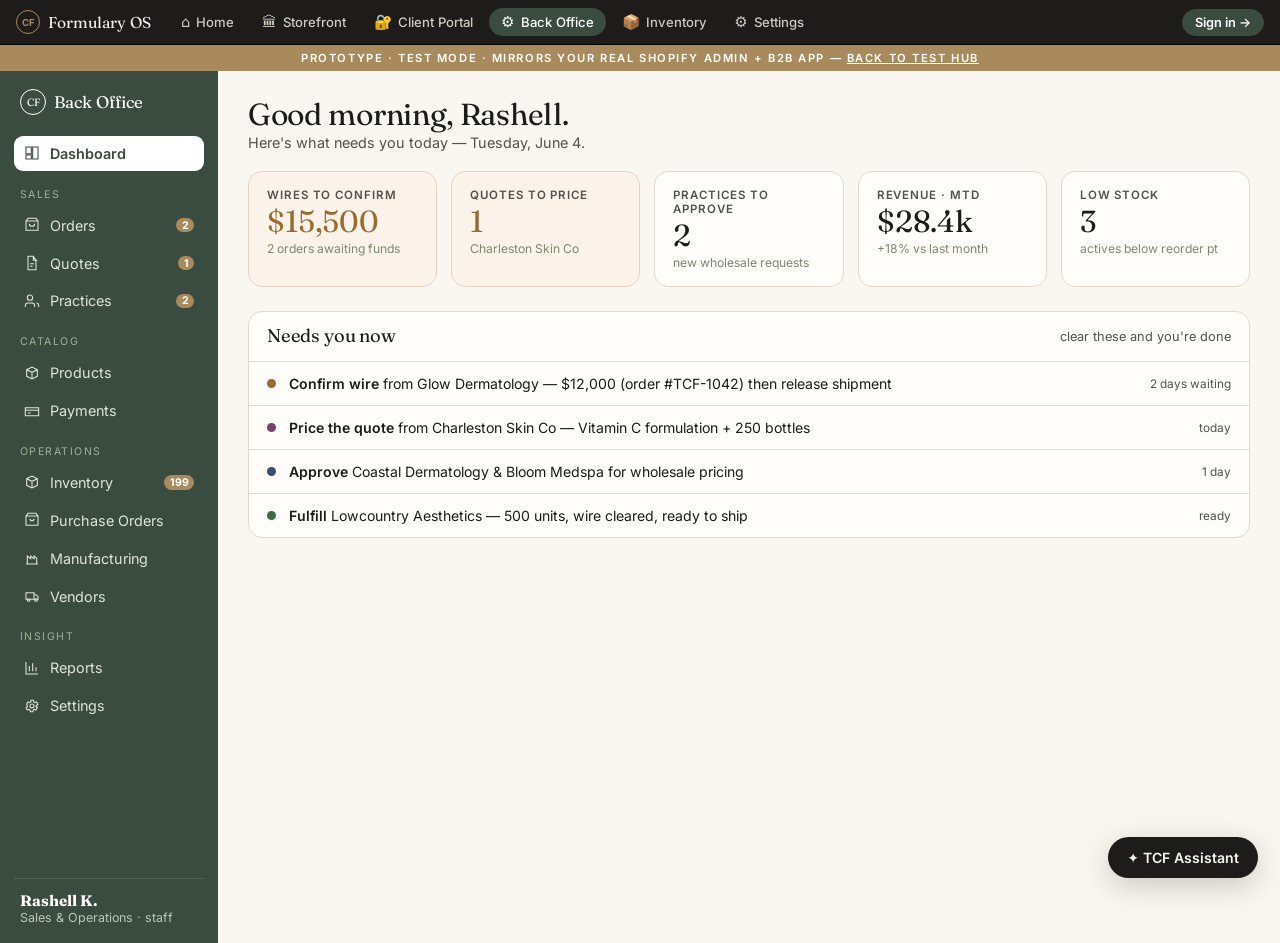
<file: admin.html>
<!DOCTYPE html>
<html lang="en">
<head>
<meta charset="UTF-8" />
<meta name="viewport" content="width=device-width, initial-scale=1.0" />
<title>Back Office — The Cosmetic Formulary</title>
<link rel="preconnect" href="https://fonts.googleapis.com" />
<link rel="preconnect" href="https://fonts.gstatic.com" crossorigin />
<link href="https://fonts.googleapis.com/css2?family=Fraunces:opsz,wght@9..144,300;9..144,400;9..144,500;9..144,600&family=Inter:wght@300;400;500;600;700&display=swap" rel="stylesheet" />
<style>
  :root{
    --bg:#faf7f2;--bg-2:#f2ece2;--ink:#1d1c1a;--ink-soft:#54514b;--line:#e2dacd;
    --paper:#fffdfa;--accent:#3a4b3f;--accent-2:#7c8a6f;--gold:#a98a5c;
    --ok:#3a6b4a;--warn:#9a6b2f;--red:#9a3f2f;--blue:#3a4f6b;--radius:14px;
  }
  *{box-sizing:border-box;margin:0;padding:0}
  body{font-family:'Inter',system-ui,sans-serif;color:var(--ink);background:var(--bg);-webkit-font-smoothing:antialiased;font-size:14px}
  h1,h2,h3,h4{font-family:'Fraunces','Times New Roman',serif;font-weight:400;letter-spacing:-.01em;line-height:1.12}
  a{color:inherit;text-decoration:none}
  .flag{background:var(--gold);color:#fff;text-align:center;font-size:.7rem;letter-spacing:.14em;text-transform:uppercase;padding:6px;font-weight:600}
  .flag a{text-decoration:underline}

  .shell{display:grid;grid-template-columns:218px 1fr;min-height:calc(100vh - 28px)}
  @media(max-width:900px){.shell{grid-template-columns:1fr}.side{position:static !important;height:auto !important;flex-direction:row !important;overflow-x:auto}.side .grp,.side .who{display:none}}

  /* sidebar */
  .side{background:var(--accent);color:#e9ece6;padding:18px 14px;display:flex;flex-direction:column;gap:3px;position:sticky;top:0;height:calc(100vh - 28px)}
  .side .brand{font-family:'Fraunces';font-size:1.05rem;color:#fff;display:flex;align-items:center;gap:.5em;margin-bottom:18px;padding:0 6px}
  .side .brand .m{width:26px;height:26px;border:1.5px solid #fff;border-radius:50%;display:grid;place-items:center;font-size:.66rem}
  .side .grp{font-size:.66rem;letter-spacing:.14em;text-transform:uppercase;color:#9fb09a;margin:14px 6px 4px}
  .nav{display:flex;align-items:center;gap:10px;padding:.62em .7em;border-radius:9px;cursor:pointer;color:#dfe4dc;font-size:.9rem;transition:.15s}
  .nav:hover{background:rgba(255,255,255,.08)}
  .nav.on{background:#fff;color:var(--accent);font-weight:600}
  .nav .ic{width:16px;height:16px;flex:none}
  .nav .badge{margin-left:auto;background:var(--gold);color:#fff;font-size:.66rem;font-weight:700;border-radius:100px;padding:.05em .5em}
  .nav.on .badge{background:var(--accent);color:#fff}
  .side .who{margin-top:auto;padding:12px 6px 0;border-top:1px solid rgba(255,255,255,.12);font-size:.78rem;color:#bcc7b6}
  .side .who b{color:#fff;display:block;font-family:'Fraunces';font-size:.95rem}

  /* main */
  main{padding:26px 30px;max-width:1100px}
  .head{display:flex;align-items:flex-end;justify-content:space-between;margin-bottom:20px;gap:16px;flex-wrap:wrap}
  .head h1{font-size:1.9rem}
  .head p{color:var(--ink-soft);font-size:.9rem;margin-top:3px}
  .view{display:none}.view.on{display:block}

  .cards{display:grid;grid-template-columns:repeat(auto-fit,minmax(165px,1fr));gap:14px;margin-bottom:24px}
  .card{background:var(--paper);border:1px solid var(--line);border-radius:var(--radius);padding:16px 18px}
  .card .k{font-size:.72rem;letter-spacing:.08em;text-transform:uppercase;color:var(--ink-soft);font-weight:600}
  .card .v{font-family:'Fraunces';font-size:1.9rem;margin-top:4px;line-height:1}
  .card .s{font-size:.76rem;color:var(--accent-2);margin-top:5px}
  .card.alert{border-color:#e7d3c4;background:#fbf2ea}
  .card.alert .v{color:var(--warn)}

  .panel{background:var(--paper);border:1px solid var(--line);border-radius:var(--radius);overflow:hidden;margin-bottom:22px}
  .panel .ph{padding:14px 18px;border-bottom:1px solid var(--line);display:flex;align-items:center;justify-content:space-between}
  .panel .ph h3{font-size:1.15rem}
  .panel .ph .sub{font-size:.8rem;color:var(--ink-soft)}

  .row{display:grid;align-items:center;gap:12px;padding:13px 18px;border-bottom:1px solid var(--line);font-size:.88rem}
  .row:last-child{border-bottom:none}
  .row .t{font-weight:600}
  .row .meta{font-size:.76rem;color:var(--ink-soft)}
  .ordrow{grid-template-columns:1.4fr 1fr auto auto}
  .practrow{grid-template-columns:1.5fr 1fr auto}
  .prodrow{grid-template-columns:2fr 1fr 1fr auto}
  .quoterow{grid-template-columns:2fr 1fr auto}

  .badge2{font-size:.68rem;font-weight:600;padding:.3em .7em;border-radius:100px;text-transform:uppercase;letter-spacing:.04em;white-space:nowrap}
  .b-wire{background:#f4ead8;color:var(--warn)}.b-paid{background:#e6efe7;color:var(--ok)}
  .b-fin{background:#e7ecf2;color:var(--blue)}.b-ship{background:#e6efe7;color:var(--ok)}
  .b-new{background:#f0e7ef;color:#7a3f6b}.b-draft{background:#eee9e0;color:var(--ink-soft)}
  .b-active{background:#e6efe7;color:var(--ok)}
  .amt{font-family:'Fraunces';font-size:1rem;text-align:right}

  .btn{font-size:.8rem;font-weight:600;border:1px solid var(--ink);border-radius:100px;padding:.45em 1em;cursor:pointer;background:none;color:var(--ink);transition:.15s;white-space:nowrap}
  .btn:hover{background:var(--ink);color:var(--bg)}
  .btn.go{background:var(--accent);border-color:var(--accent);color:#fff}
  .btn.go:hover{background:var(--ink);border-color:var(--ink)}
  .btn.sm{padding:.35em .8em;font-size:.74rem}
  .btn.done{background:#e6efe7;border-color:#cfe0d2;color:var(--ok);cursor:default}

  .todo{display:flex;align-items:center;gap:13px;padding:13px 18px;border-bottom:1px solid var(--line)}
  .todo:last-child{border:none}
  .todo .dot{width:9px;height:9px;border-radius:50%;flex:none}
  .todo .x{font-size:.88rem}.todo .x b{font-weight:600}
  .todo .when{margin-left:auto;font-size:.74rem;color:var(--ink-soft)}

  .filt{display:flex;gap:7px;padding:12px 18px 2px;flex-wrap:wrap}
  .chip{border:1px solid var(--line);background:var(--bg);color:var(--ink-soft);padding:.35em .9em;border-radius:100px;font-size:.78rem;font-family:inherit;cursor:pointer}
  .chip.on{background:var(--ink);color:var(--bg);border-color:var(--ink)}

  .note{font-size:.82rem;color:var(--ink-soft);background:var(--bg-2);border:1px solid var(--line);border-radius:10px;padding:11px 14px;margin:0 18px 16px}
  .note b{color:var(--ink)}
  .setgrid{display:grid;grid-template-columns:repeat(auto-fit,minmax(240px,1fr));gap:14px;padding:16px 18px}
  .setitem{border:1px solid var(--line);border-radius:11px;padding:14px}
  .setitem h4{font-size:1rem;margin-bottom:5px}
  .setitem p{font-size:.8rem;color:var(--ink-soft)}
  .pill{display:inline-block;font-size:.68rem;font-weight:600;padding:.2em .6em;border-radius:100px;margin-top:8px}
  .pill.on{background:#e6efe7;color:var(--ok)}.pill.off{background:#eee9e0;color:var(--ink-soft)}
</style>
</head>
<body>
<div class="flag">Prototype · test mode · mirrors your real Shopify Admin + B2B app — <a href="start.html">back to test hub</a></div>
<div class="shell">
  <!-- SIDEBAR -->
  <aside class="side">
    <div class="brand"><span class="m">CF</span> Back Office</div>
    <div class="nav on" data-v="dash"><svg class="ic" viewBox="0 0 24 24" fill="none" stroke="currentColor" stroke-width="1.6"><path d="M3 13h8V3H3zM13 21h8V3h-8zM3 21h8v-6H3z"/></svg> Dashboard</div>
    <div class="grp">Sales</div>
    <div class="nav" data-v="orders"><svg class="ic" viewBox="0 0 24 24" fill="none" stroke="currentColor" stroke-width="1.6"><path d="M6 2 3 6v14h18V6l-3-4zM3 6h18M16 10a4 4 0 0 1-8 0"/></svg> Orders <span class="badge">2</span></div>
    <div class="nav" data-v="quotes"><svg class="ic" viewBox="0 0 24 24" fill="none" stroke="currentColor" stroke-width="1.6"><path d="M14 2H6v20h12V8zM14 2v6h6M9 13h6M9 17h4"/></svg> Quotes <span class="badge">1</span></div>
    <div class="nav" data-v="practices"><svg class="ic" viewBox="0 0 24 24" fill="none" stroke="currentColor" stroke-width="1.6"><path d="M16 21v-2a4 4 0 0 0-4-4H6a4 4 0 0 0-4 4v2M9 11a4 4 0 1 0 0-8 4 4 0 0 0 0 8M22 21v-2a4 4 0 0 0-3-3.87"/></svg> Practices <span class="badge">2</span></div>
    <div class="grp">Catalog</div>
    <div class="nav" data-v="products"><svg class="ic" viewBox="0 0 24 24" fill="none" stroke="currentColor" stroke-width="1.6"><path d="M20 7 12 3 4 7v10l8 4 8-4zM4 7l8 4 8-4M12 21V11"/></svg> Products</div>
    <div class="nav" data-v="payments"><svg class="ic" viewBox="0 0 24 24" fill="none" stroke="currentColor" stroke-width="1.6"><path d="M2 7h20v12H2zM2 11h20M6 15h4"/></svg> Payments</div>
    <div class="grp">Operations</div>
    <div class="nav" data-v="inventory"><svg class="ic" viewBox="0 0 24 24" fill="none" stroke="currentColor" stroke-width="1.6"><path d="M20 7 12 3 4 7v10l8 4 8-4zM4 7l8 4 8-4M12 21V11"/></svg> Inventory <span class="badge">199</span></div>
    <div class="nav" data-v="purchasing"><svg class="ic" viewBox="0 0 24 24" fill="none" stroke="currentColor" stroke-width="1.6"><path d="M6 2 3 6v14h18V6l-3-4zM3 6h18M9 10a3 3 0 0 0 6 0"/></svg> Purchase Orders</div>
    <div class="nav" data-v="manufacturing"><svg class="ic" viewBox="0 0 24 24" fill="none" stroke="currentColor" stroke-width="1.6"><path d="M3 21h18M5 21V9l5 4V9l5 4V9l4 3v9"/></svg> Manufacturing</div>
    <div class="nav" data-v="vendors"><svg class="ic" viewBox="0 0 24 24" fill="none" stroke="currentColor" stroke-width="1.6"><path d="M3 7h12v10H3zM15 10h3l3 3v4h-6M7 20a2 2 0 1 0 0-4 2 2 0 0 0 0 4M18 20a2 2 0 1 0 0-4 2 2 0 0 0 0 4"/></svg> Vendors</div>
    <div class="grp">Insight</div>
    <div class="nav" data-v="reports"><svg class="ic" viewBox="0 0 24 24" fill="none" stroke="currentColor" stroke-width="1.6"><path d="M3 3v18h18M8 17V9M13 17V5M18 17v-6"/></svg> Reports</div>
    <div class="nav" data-v="settings"><svg class="ic" viewBox="0 0 24 24" fill="none" stroke="currentColor" stroke-width="1.6"><circle cx="12" cy="12" r="3"/><path d="M19 12a7 7 0 0 0-.1-1l2-1.6-2-3.4-2.4 1a7 7 0 0 0-1.7-1l-.4-2.6h-4l-.4 2.6a7 7 0 0 0-1.7 1l-2.4-1-2 3.4L5 11a7 7 0 0 0 0 2l-2 1.6 2 3.4 2.4-1a7 7 0 0 0 1.7 1l.4 2.6h4l.4-2.6a7 7 0 0 0 1.7-1l2.4 1 2-3.4-2-1.6a7 7 0 0 0 .1-1z"/></svg> Settings</div>
    <div class="who"><b>Rashell K.</b>Sales &amp; Operations · staff</div>
  </aside>

  <main>
    <!-- DASHBOARD -->
    <section class="view on" id="v-dash">
      <div class="head"><div><h1>Good morning, Rashell.</h1><p>Here's what needs you today — Tuesday, June 4.</p></div></div>
      <div class="cards">
        <div class="card alert"><div class="k">Wires to confirm</div><div class="v">$15,500</div><div class="s">2 orders awaiting funds</div></div>
        <div class="card alert"><div class="k">Quotes to price</div><div class="v">1</div><div class="s">Charleston Skin Co</div></div>
        <div class="card"><div class="k">Practices to approve</div><div class="v">2</div><div class="s">new wholesale requests</div></div>
        <div class="card"><div class="k">Revenue · MTD</div><div class="v">$28.4k</div><div class="s">+18% vs last month</div></div>
        <div class="card"><div class="k">Low stock</div><div class="v">3</div><div class="s">actives below reorder pt</div></div>
      </div>
      <div class="panel">
        <div class="ph"><h3>Needs you now</h3><span class="sub">clear these and you're done</span></div>
        <div class="todo"><span class="dot" style="background:var(--warn)"></span><div class="x"><b>Confirm wire</b> from Glow Dermatology — $12,000 (order #TCF-1042) then release shipment</div><span class="when">2 days waiting</span></div>
        <div class="todo"><span class="dot" style="background:#7a3f6b"></span><div class="x"><b>Price the quote</b> from Charleston Skin Co — Vitamin C formulation + 250 bottles</div><span class="when">today</span></div>
        <div class="todo"><span class="dot" style="background:var(--blue)"></span><div class="x"><b>Approve</b> Coastal Dermatology &amp; Bloom Medspa for wholesale pricing</div><span class="when">1 day</span></div>
        <div class="todo"><span class="dot" style="background:var(--ok)"></span><div class="x"><b>Fulfill</b> Lowcountry Aesthetics — 500 units, wire cleared, ready to ship</div><span class="when">ready</span></div>
      </div>
    </section>

    <!-- ORDERS -->
    <section class="view" id="v-orders">
      <div class="head"><div><h1>Orders</h1><p>Wholesale orders route here. Confirm the wire, then release the shipment.</p></div></div>
      <div class="panel">
        <div class="filt"><button class="chip on">All</button><button class="chip">Wire pending</button><button class="chip">Paid</button><button class="chip">Shipped</button></div>
        <div class="row ordrow"><div><div class="t">#TCF-1042 · Glow Dermatology</div><div class="meta">250 × Vitamin C 20% THD · Jun 1</div></div><span class="badge2 b-wire">Wire pending</span><span class="amt">$12,000</span><button class="btn go sm" onclick="confirmWire(this)">Confirm wire → release</button></div>
        <div class="row ordrow"><div><div class="t">#TCF-1041 · Bloom Medspa</div><div class="meta">PDRN serum + capsule cream · 100 ea · Jun 3</div></div><span class="badge2 b-wire">Wire pending</span><span class="amt">$3,500</span><button class="btn go sm" onclick="confirmWire(this)">Confirm wire → release</button></div>
        <div class="row ordrow"><div><div class="t">#TCF-1039 · Charleston Skin Co</div><div class="meta">Formulation fee + 250 airless bottles · May 18</div></div><span class="badge2 b-fin">Financed · Affirm</span><span class="amt">$6,200</span><button class="btn sm done">Paid in full</button></div>
        <div class="row ordrow"><div><div class="t">#TCF-1031 · Lowcountry Aesthetics</div><div class="meta">500 × Gel Cleanser · Apr 22</div></div><span class="badge2 b-paid">Paid · Wire</span><span class="amt">$12,500</span><button class="btn go sm" onclick="ship(this)">Print label → ship</button></div>
        <div class="row ordrow"><div><div class="t">#TCF-1024 · Glow Dermatology</div><div class="meta">1,000 × 30mL dropper bottles · Apr 3</div></div><span class="badge2 b-ship">Shipped</span><span class="amt">$1,300</span><button class="btn sm done">Complete</button></div>
      </div>
      <div class="note">💡 In real Shopify: these are <b>Orders</b>. "Confirm wire" = mark the manual <b>Bank Transfer</b> payment as paid; "Print label" = Shopify Shipping. Affirm orders arrive already paid in full.</div>
    </section>

    <!-- QUOTES -->
    <section class="view" id="v-quotes">
      <div class="head"><div><h1>Quote requests</h1><p>Custom projects from the practice portal. Price them and send back.</p></div></div>
      <div class="panel">
        <div class="row quoterow"><div><div class="t">Charleston Skin Co · New formulation</div><div class="meta">Vitamin C serum to brief + 250 × 30mL airless · est. 2,000 u/yr</div></div><span class="badge2 b-new">New</span><button class="btn go sm" onclick="alert('Opens a draft order: formulation fee + per-unit price + packaging line, sends a pay-by-link.')">Build &amp; send quote</button></div>
        <div class="row quoterow"><div><div class="t">Bloom Medspa · Contract manufacturing</div><div class="meta">Bring-your-own collagen mask formula · 1,000 u run</div></div><span class="badge2 b-new">New</span><button class="btn go sm" onclick="alert('Opens a draft order for the contract-mfg run, priced per unit by volume.')">Build &amp; send quote</button></div>
      </div>
      <div class="note">💡 In real Shopify: a "Request a Quote" app captures these; you respond with a <b>Draft Order</b> (custom line items: formulation fee + components + run) and email the invoice/pay-link.</div>
    </section>

    <!-- PRACTICES -->
    <section class="view" id="v-practices">
      <div class="head"><div><h1>Practices</h1><p>Approve a practice and they unlock their wholesale pricing &amp; reorder login.</p></div></div>
      <div class="panel">
        <div class="ph"><h3>Pending approval</h3><span class="sub">wholesale access requests</span></div>
        <div class="row practrow"><div><div class="t">Coastal Dermatology</div><div class="meta">Mt Pleasant, SC · Dr. Nguyen · requested Jun 3</div></div><span class="badge2 b-new">Pending</span><button class="btn go sm" onclick="approve(this)">Approve for wholesale</button></div>
        <div class="row practrow"><div><div class="t">Bloom Medspa</div><div class="meta">Charleston, SC · K. Foster · requested Jun 2</div></div><span class="badge2 b-new">Pending</span><button class="btn go sm" onclick="approve(this)">Approve for wholesale</button></div>
      </div>
      <div class="panel">
        <div class="ph"><h3>Active accounts</h3><span class="sub">3 practices</span></div>
        <div class="row practrow"><div><div class="t">Glow Dermatology</div><div class="meta">Standard tier · 4 orders · $26.6k lifetime</div></div><span class="badge2 b-active">Active</span><button class="btn sm">View pricing</button></div>
        <div class="row practrow"><div><div class="t">Lowcountry Aesthetics</div><div class="meta">Volume tier · 7 orders · $41k lifetime</div></div><span class="badge2 b-active">Active</span><button class="btn sm">View pricing</button></div>
        <div class="row practrow"><div><div class="t">Charleston Skin Co</div><div class="meta">Standard tier · 2 orders · $9.7k lifetime</div></div><span class="badge2 b-active">Active</span><button class="btn sm">View pricing</button></div>
      </div>
      <div class="note">💡 In real Shopify: practices = <b>Customers</b> tagged into a B2B company with a <b>price list</b>. Approving = adding them to the wholesale group so they see your $/unit on login.</div>
    </section>

    <!-- PRODUCTS -->
    <section class="view" id="v-products">
      <div class="head"><div><h1>Products</h1><p>Your live catalog — wholesale price (what the practice pays you) and MSRP.</p></div></div>
      <div class="panel">
        <div class="filt"><button class="chip on">All</button><button class="chip">Serums</button><button class="chip">Cleansers</button><button class="chip">K-Beauty</button><button class="chip">Packaging</button><button class="chip">Raw materials</button></div>
        <div class="row prodrow"><div><div class="t">Vitamin C Serum 20% THD · 0.5oz</div><div class="meta">Serum · refined SkinCeuticals chassis</div></div><div><b>$48</b> <span class="meta">/ MSRP $90</span></div><div class="meta">~70% margin</div><span class="badge2 b-draft">Draft</span></div>
        <div class="row prodrow"><div><div class="t">Gel Cleanser · Glycolic Acid · 6oz</div><div class="meta">Cleanser · Exfoliating Acid Gel platform</div></div><div><b>$25</b> <span class="meta">/ MSRP $44</span></div><div class="meta">~60% margin</div><span class="badge2 b-draft">Draft</span></div>
        <div class="row prodrow"><div><div class="t">Cream Cleanser 002 · 6oz</div><div class="meta">Cleanser · Prebiotic Barrier platform</div></div><div><b>$22</b> <span class="meta">/ MSRP $38</span></div><div class="meta">~60% margin</div><span class="badge2 b-draft">Draft</span></div>
        <div class="row prodrow"><div><div class="t">PDRN Pink Collagen Serum</div><div class="meta">K-Beauty · refined Medicube · feel-match</div></div><div><b>$16</b> <span class="meta">/ MSRP $32</span></div><div class="meta">~70% margin</div><span class="badge2 b-draft">Draft</span></div>
        <div class="row prodrow"><div><div class="t">Pore-Refining Toner Pads</div><div class="meta">K-Beauty · refined Medicube Zero Pore</div></div><div><b>$15</b> <span class="meta">/ MSRP $30</span></div><div class="meta">~65% margin</div><span class="badge2 b-draft">Draft</span></div>
        <div class="row prodrow"><div><div class="t">1oz Frosted Glass Bottle · Dropper</div><div class="meta">Packaging · à la carte component</div></div><div><b>$1.30</b> <span class="meta">/ each</span></div><div class="meta">2–3× cost</div><span class="badge2 b-draft">Draft</span></div>
        <div class="row prodrow"><div><div class="t">L-Ascorbic Acid (Vitamin C)</div><div class="meta">Raw material · cosmetic-grade active</div></div><div><b>$62</b> <span class="meta">/ kg</span></div><div class="meta">—</div><span class="badge2 b-draft">Draft</span></div>
      </div>
      <div class="note">💡 All <b>Draft</b> right now — nothing is public. Flip to <b>Active</b> per product when you're ready to sell it. This mirrors Shopify <b>Products</b>; ~30 priced, ~20 more specced in the Drive.</div>
    </section>

    <!-- PAYMENTS -->
    <section class="view" id="v-payments">
      <div class="head"><div><h1>Payments</h1><p>Wire-first, financing available, no terms extended by you.</p></div></div>
      <div class="setgrid">
        <div class="setitem"><h4>Wire / ACH bank transfer</h4><p>Default for wholesale. Order holds as "payment pending" until you confirm funds, then ships. Zero fees.</p><span class="pill on">● Primary</span></div>
        <div class="setitem"><h4>Affirm — pay over time</h4><p>Buyer pays monthly; you're paid in full up front via Shop Pay Installments. The bank carries the risk.</p><span class="pill on">● On</span></div>
        <div class="setitem"><h4>Credit card</h4><p>Available for anyone who'll accept the ~2.9% fee. Not the default.</p><span class="pill on">● On</span></div>
        <div class="setitem"><h4>Net terms from TCF</h4><p>You never extend your own credit. A bank does, so you're always paid before product ships.</p><span class="pill off">● Off — by design</span></div>
      </div>
      <div class="note">💡 In real Shopify: Wire = a custom <b>manual payment method</b>; Affirm = <b>Shop Pay Installments</b>; larger invoices can use Resolve/Balance financing. All real, all doable on your current plan.</div>
    </section>

    <!-- SETTINGS -->
    <section class="view" id="v-settings">
      <div class="head"><div><h1>Settings</h1><p>Who's on the team, and the apps that power the portals.</p></div></div>
      <div class="panel">
        <div class="ph"><h3>Staff logins</h3><span class="sub">your back-office team</span></div>
        <div class="row practrow"><div><div class="t">Pauly Lieber</div><div class="meta">Owner · full access</div></div><span class="badge2 b-active">Active</span><button class="btn sm">Manage</button></div>
        <div class="row practrow"><div><div class="t">Rashell Klavinger</div><div class="meta">Sales &amp; Operations · orders, quotes, practices</div></div><span class="badge2 b-active">Active</span><button class="btn sm">Manage</button></div>
        <div class="row practrow"><div><div class="t">Katherine Fox</div><div class="meta">Design · products &amp; media only</div></div><span class="badge2 b-active">Active</span><button class="btn sm">Manage</button></div>
        <div class="row practrow"><div><div class="t">Sanders (GPS Research)</div><div class="meta">Formulator · products &amp; quotes</div></div><span class="badge2 b-active">Active</span><button class="btn sm">Manage</button></div>
      </div>
      <div class="setgrid">
        <div class="setitem"><h4>B2B wholesale app</h4><p>Powers the practice login, per-practice pricing, MOQs, reorder &amp; quotes.</p><span class="pill off">● Install on go-live</span></div>
        <div class="setitem"><h4>Domain</h4><p>thecosmeticformulary.com → the storefront.</p><span class="pill off">● Connect on go-live</span></div>
        <div class="setitem"><h4>Subscriptions</h4><p>Optional — patient auto-reorder when a practice wants it.</p><span class="pill off">● Later</span></div>
      </div>
      <div class="note">💡 Staff logins = Shopify <b>Users &amp; permissions</b>. This back office <i>is</i> your Shopify Admin — this prototype just shows it tuned to how you actually work.</div>
    </section>
    <!-- INVENTORY -->
    <section class="view" id="v-inventory">
      <div class="head"><div><h1>Inventory</h1><p>Lot &amp; location tracking — the live system that replaces inFlow.</p></div><a class="btn" href="inventory.html">Open full inventory →</a></div>
      <div class="cards">
        <div class="card"><div class="k">Tracked lots</div><div class="v">199</div><div class="s">raw materials @ Ward Ave</div></div>
        <div class="card"><div class="k">Distinct items</div><div class="v">150+</div><div class="s">core, actives, preservatives, fragrance</div></div>
        <div class="card alert"><div class="k">Expiring &lt; 90 days</div><div class="v">4</div><div class="s">use these first</div></div>
        <div class="card"><div class="k">Location</div><div class="v">Ward Ave</div><div class="s">bins C-1…D-3, Bin 1–7</div></div>
      </div>
      <div class="panel">
        <div class="ph"><h3>Quick actions</h3><span class="sub">jump into the inventory app</span></div>
        <div style="display:flex;gap:10px;flex-wrap:wrap;padding:6px 2px">
          <a class="btn" href="inventory.html">Search &amp; adjust stock</a>
          <a class="btn ghost" href="inventory.html">Receive a new lot</a>
          <a class="btn ghost" href="inventory.html">Export CSV</a>
          <button class="btn ghost" onclick="window.fosToast&&fosToast('Backup saved to Drive · Inventory System (Live Data)')">Back up to Drive</button>
        </div>
      </div>
      <div class="note">💡 This is your real inventory — 199 lots imported from inFlow. The full app has the dashboard, batch log, and CSV import/export.</div>
    </section>

    <!-- PURCHASING -->
    <section class="view" id="v-purchasing">
      <div class="head"><div><h1>Purchase Orders</h1><p>Order raw materials from suppliers; receive them in as lots.</p></div><button class="btn" onclick="window.fosToast&&fosToast('New purchase order — Phase 2')">+ New PO</button></div>
      <div class="panel">
        <div class="ph"><h3>Open purchase orders</h3><span class="sub">draft → sent → received</span></div>
        <div class="row practrow"><div><div class="t">PO-2606-014 · Making Cosmetics</div><div class="meta">Zinc Oxide, Niacinamide, Glycerin — 6 lines</div></div><span class="badge2">Sent</span><button class="btn sm" onclick="window.fosToast&&fosToast('Receive against PO — Phase 2')">Receive</button></div>
        <div class="row practrow"><div><div class="t">PO-2606-013 · Crafter’s Choice</div><div class="meta">Cetyl Alcohol, Stearic Acid — 4 lines</div></div><span class="badge2 b-active">Draft</span><button class="btn sm" onclick="window.fosToast&&fosToast('Edit PO — Phase 2')">Edit</button></div>
      </div>
      <div class="note">💡 Receiving a PO auto-creates the lot # and quantity in Inventory — no double entry.</div>
    </section>

    <!-- MANUFACTURING -->
    <section class="view" id="v-manufacturing">
      <div class="head"><div><h1>Manufacturing</h1><p>Batch runs — consume raw materials by formula, produce finished-good lots.</p></div><button class="btn" onclick="window.fosToast&&fosToast('Start a batch — Phase 4')">+ Start batch</button></div>
      <div class="panel">
        <div class="ph"><h3>Recent &amp; planned batches</h3><span class="sub">mirrors your weekly Batch Log</span></div>
        <div class="row practrow"><div><div class="t">B-2412-006 · Salt Spa Back-Bar Scrub</div><div class="meta">120 units · QC passed · CoA attached</div></div><span class="badge2 b-active">Done</span><button class="btn sm" onclick="window.fosToast&&fosToast('Batch record — Phase 4')">Record</button></div>
        <div class="row practrow"><div><div class="t">B-2412-003 · Daily Rou Gentle Cleanser</div><div class="meta">240 units · shipped</div></div><span class="badge2 b-ship">Shipped</span><button class="btn sm" onclick="window.fosToast&&fosToast('Batch record — Phase 4')">Record</button></div>
      </div>
      <div class="note">💡 Each batch pulls its formula (BOM), deducts raw materials by lot, and stamps the finished-good lot + expiry.</div>
    </section>

    <!-- VENDORS -->
    <section class="view" id="v-vendors">
      <div class="head"><div><h1>Vendors</h1><p>Your raw-material suppliers.</p></div><button class="btn" onclick="window.fosToast&&fosToast('Add vendor — Phase 2')">+ Add vendor</button></div>
      <div class="panel">
        <div class="ph"><h3>Suppliers on file</h3><span class="sub">pulled from your inFlow lots</span></div>
        <div class="row practrow"><div><div class="t">Making Cosmetics</div><div class="meta">actives, zinc, specialty</div></div><span class="badge2 b-active">Active</span></div>
        <div class="row practrow"><div><div class="t">Crafter’s Choice</div><div class="meta">waxes, butters, surfactants</div></div><span class="badge2 b-active">Active</span></div>
        <div class="row practrow"><div><div class="t">Wellington Fragrance</div><div class="meta">fragrance oils (Type dupes)</div></div><span class="badge2 b-active">Active</span></div>
        <div class="row practrow"><div><div class="t">Lotioncrafter · 33rd Parallel · Dr. Adorable</div><div class="meta">specialty raw materials</div></div><span class="badge2 b-active">Active</span></div>
      </div>
    </section>

    <!-- REPORTS -->
    <section class="view" id="v-reports">
      <div class="head"><div><h1>Reports</h1><p>The numbers that run the business.</p></div></div>
      <div class="setgrid">
        <div class="setitem"><h4>Inventory valuation</h4><p>Total value of stock on hand by category.</p><button class="btn sm" onclick="window.fosToast&&fosToast('Run report — Phase 3')">Run</button></div>
        <div class="setitem"><h4>Low stock</h4><p>Everything at or below its reorder point.</p><button class="btn sm" onclick="window.fosToast&&fosToast('Run report — Phase 3')">Run</button></div>
        <div class="setitem"><h4>Expiring lots</h4><p>Raw materials nearing expiry.</p><button class="btn sm" onclick="window.fosToast&&fosToast('Run report — Phase 3')">Run</button></div>
        <div class="setitem"><h4>Sales · MTD</h4><p>Revenue, orders, top SKUs.</p><button class="btn sm" onclick="window.fosToast&&fosToast('Run report — Phase 3')">Run</button></div>
        <div class="setitem"><h4>COGS &amp; margin</h4><p>Cost vs. price by product.</p><button class="btn sm" onclick="window.fosToast&&fosToast('Run report — Phase 3')">Run</button></div>
      </div>
    </section>

  </main>
</div>

<script>
  document.querySelectorAll('.nav').forEach(n=>n.onclick=()=>{
    document.querySelectorAll('.nav').forEach(x=>x.classList.remove('on'));
    n.classList.add('on');
    document.querySelectorAll('.view').forEach(v=>v.classList.remove('on'));
    document.getElementById('v-'+n.dataset.v).classList.add('on');
    window.scrollTo(0,0);
  });
  document.querySelectorAll('.filt').forEach(f=>f.querySelectorAll('.chip').forEach(c=>c.onclick=()=>{
    f.querySelectorAll('.chip').forEach(x=>x.classList.remove('on'));c.classList.add('on');
  }));
  window.confirmWire=(b)=>{const r=b.closest('.row');r.querySelector('.badge2').className='badge2 b-paid';r.querySelector('.badge2').textContent='Paid · released';b.className='btn sm done';b.textContent='Released ✓';};
  window.ship=(b)=>{const r=b.closest('.row');r.querySelector('.badge2').className='badge2 b-ship';r.querySelector('.badge2').textContent='Shipped';b.className='btn sm done';b.textContent='Shipped ✓';};
  window.approve=(b)=>{const r=b.closest('.row');r.querySelector('.badge2').className='badge2 b-active';r.querySelector('.badge2').textContent='Approved';b.className='btn sm done';b.textContent='Approved ✓';};
</script>

<style>
  .bubble{max-width:82%;padding:10px 13px;border-radius:14px;font-size:.88rem;line-height:1.42}
  .bubble.them{background:var(--bg-2);align-self:flex-start;border-bottom-left-radius:4px}
  .bubble.you{background:var(--accent);color:#fff;align-self:flex-end;border-bottom-right-radius:4px}
  .aibubble{position:fixed;bottom:22px;right:22px;background:var(--ink);color:var(--bg);padding:.85em 1.35em;border-radius:100px;font-weight:600;font-size:.88rem;cursor:pointer;box-shadow:0 8px 30px rgba(40,35,25,.22);z-index:60;display:flex;align-items:center;gap:8px}
  .aipanel{position:fixed;bottom:22px;right:22px;width:370px;max-width:calc(100vw - 32px);height:500px;max-height:calc(100vh - 44px);background:var(--paper);border:1px solid var(--line);border-radius:18px;box-shadow:0 20px 56px rgba(40,35,25,.26);display:none;flex-direction:column;overflow:hidden;z-index:61}
  .aipanel.open{display:flex}.aibubble.hide{display:none}
  .aihead{background:var(--accent);color:#fff;padding:14px 16px;display:flex;justify-content:space-between;align-items:center}
  .aihead .t{font-family:'Fraunces';font-size:1.1rem}.aihead .t small{font-family:'Inter';font-size:.66rem;opacity:.8;display:block;letter-spacing:.05em}
  .aihead .x{cursor:pointer;opacity:.85;font-size:1.1rem}
  .ailog{flex:1;overflow-y:auto;padding:16px;display:flex;flex-direction:column;gap:10px;background:var(--bg)}
  .aibar{display:flex;gap:8px;padding:12px;border-top:1px solid var(--line)}
  .aibar input{flex:1;padding:.62em .85em;border:1px solid var(--line);border-radius:100px;font-family:inherit;font-size:.88rem;background:var(--bg)}
  .aibar button{background:var(--accent);color:#fff;border:none;border-radius:50%;width:38px;height:38px;cursor:pointer;font-size:1.1rem;flex:none}
  .aifoot{font-size:.66rem;color:var(--ink-soft);text-align:center;padding:8px 10px;background:var(--paper)}
  .qchip{font-size:.74rem;border:1px solid var(--line);background:var(--paper);border-radius:100px;padding:.3em .7em;cursor:pointer;color:var(--ink-soft)}
</style>

<!-- AI ASSISTANT (back office) -->
<div class="aibubble" id="aibubble" onclick="toggleAI()">✦ TCF Assistant</div>
<div class="aipanel" id="aipanel">
  <div class="aihead"><div class="t">TCF Assistant<small>Back office · your knowledge base</small></div><span class="x" onclick="toggleAI()">✕</span></div>
  <div class="ailog" id="ailog">
    <div class="bubble them">Hey Rashell — ask me how to run an order, price a quote, approve a practice, or anything about the catalog or a dossier.</div>
    <div style="display:flex;gap:6px;flex-wrap:wrap">
      <span class="qchip" onclick="askAI('How do I confirm a wire?')">Confirm a wire?</span>
      <span class="qchip" onclick="askAI('How do I price a quote?')">Price a quote?</span>
      <span class="qchip" onclick="askAI('Where are the dossiers?')">Find a dossier?</span>
    </div>
  </div>
  <div class="aibar"><input id="aiInput" placeholder="Ask about orders, quotes, the catalog…" onkeydown="if(event.key==='Enter')askAI()" /><button onclick="askAI()">→</button></div>
  <div class="aifoot">⚡ Powered by the Claude API · trained on TCF's operations &amp; catalog knowledge</div>
</div>

<script>
  function toggleAI(){var p=document.getElementById('aipanel'),b=document.getElementById('aibubble');p.classList.toggle('open');b.classList.toggle('hide',p.classList.contains('open'));}
  var KB=[
    {k:['confirm wire','release','mark paid','wire','funds'],a:"Open <b>Orders</b>, find the order, and hit <b>'Confirm wire → release'</b>. That marks the manual Bank Transfer as paid and frees it to ship. Affirm orders arrive already paid in full."},
    {k:['approve','practice','wholesale access','new account'],a:"<b>Practices</b> tab → <b>'Approve for wholesale'</b>. That adds them to the B2B price list so they see your pricing the moment they log in."},
    {k:['quote','custom project','formulation fee','draft order','price a quote'],a:"<b>Quotes</b> tab → <b>'Build & send quote'</b>. It opens a draft order — formulation fee + components + run — then sends a pay-by-link to the practice."},
    {k:['margin','pricing','wholesale','msrp','cost','price'],a:"Wholesale is set ~<b>40–50% off MSRP</b>; finished goods run <b>~60–70% gross margin</b> over COGS. Every product card shows wholesale + MSRP."},
    {k:['moq','minimum','units'],a:"<b>50 units</b> minimum, with tiers at 50 / 100 / 250 / 500 / 1,000."},
    {k:['lead time','turnaround','weeks','how long'],a:"<b>~4 weeks</b> from approved PO + artwork to delivery."},
    {k:['dossier','dupe','formula','cogs','sheet','recipe','where are'],a:"Per-SKU dossiers live in the <b>Drive</b> — named <i>Dupe of [Brand] - TCF [CODE]</i> — each with the formula, COGS, batch record, and ready-to-paste Shopify copy."},
    {k:['low stock','reorder','sourcing','inventory','order more'],a:"The <b>Dashboard</b> flags actives below reorder point. Sourcing reorders at reorder-point + <b>2× lead time</b> for actives, +1× for commodities."},
    {k:['ship','label','fulfill','send'],a:"Once a wire's confirmed (or Affirm paid), click <b>'Print label → ship'</b> on the order — that's Shopify Shipping."},
    {k:['payment','affirm','terms','card'],a:"Wire/ACH is the default (no fee), Affirm via Shop Pay Installments (you're paid up front), and we never extend our own terms. Card optional at ~2.9%."},
    {k:['label approval','intertek','indemn','liability','sign'],a:"Label approvals come from the practice portal — <b>Intertek</b> reviews, the client <b>e-signs</b>, and that recorded sign-off shifts label liability to the brand owner, releasing TCF."}
  ];
  function aiAnswer(q){q=q.toLowerCase();var best=null,score=0;
    KB.forEach(function(e){var s=e.k.reduce(function(n,kw){return n+(q.indexOf(kw)>-1?1:0);},0);if(s>score){score=s;best=e;}});
    return score>0?best.a:"I'll need the team for that one — but you can ask me about orders, wires, quotes, practices, pricing, MOQs, lead times, or any dossier. (In production I answer from your full knowledge base via the Claude API.)";
  }
  function askAI(preset){
    var i=document.getElementById('aiInput');var v=preset||i.value.trim();if(!v)return;
    var log=document.getElementById('ailog');
    log.insertAdjacentHTML('beforeend','<div class="bubble you">'+esc(v)+'</div>');
    if(!preset)i.value='';log.scrollTop=log.scrollHeight;
    setTimeout(function(){log.insertAdjacentHTML('beforeend','<div class="bubble them">'+aiAnswer(v)+'</div>');log.scrollTop=log.scrollHeight;},520);
  }
  function esc(s){return s.replace(/[&<>"]/g,function(c){return {'&':'&amp;','<':'&lt;','>':'&gt;','"':'&quot;'}[c];});}
</script>
<script src="app-nav.js"></script>
</body>
</html>
</file>
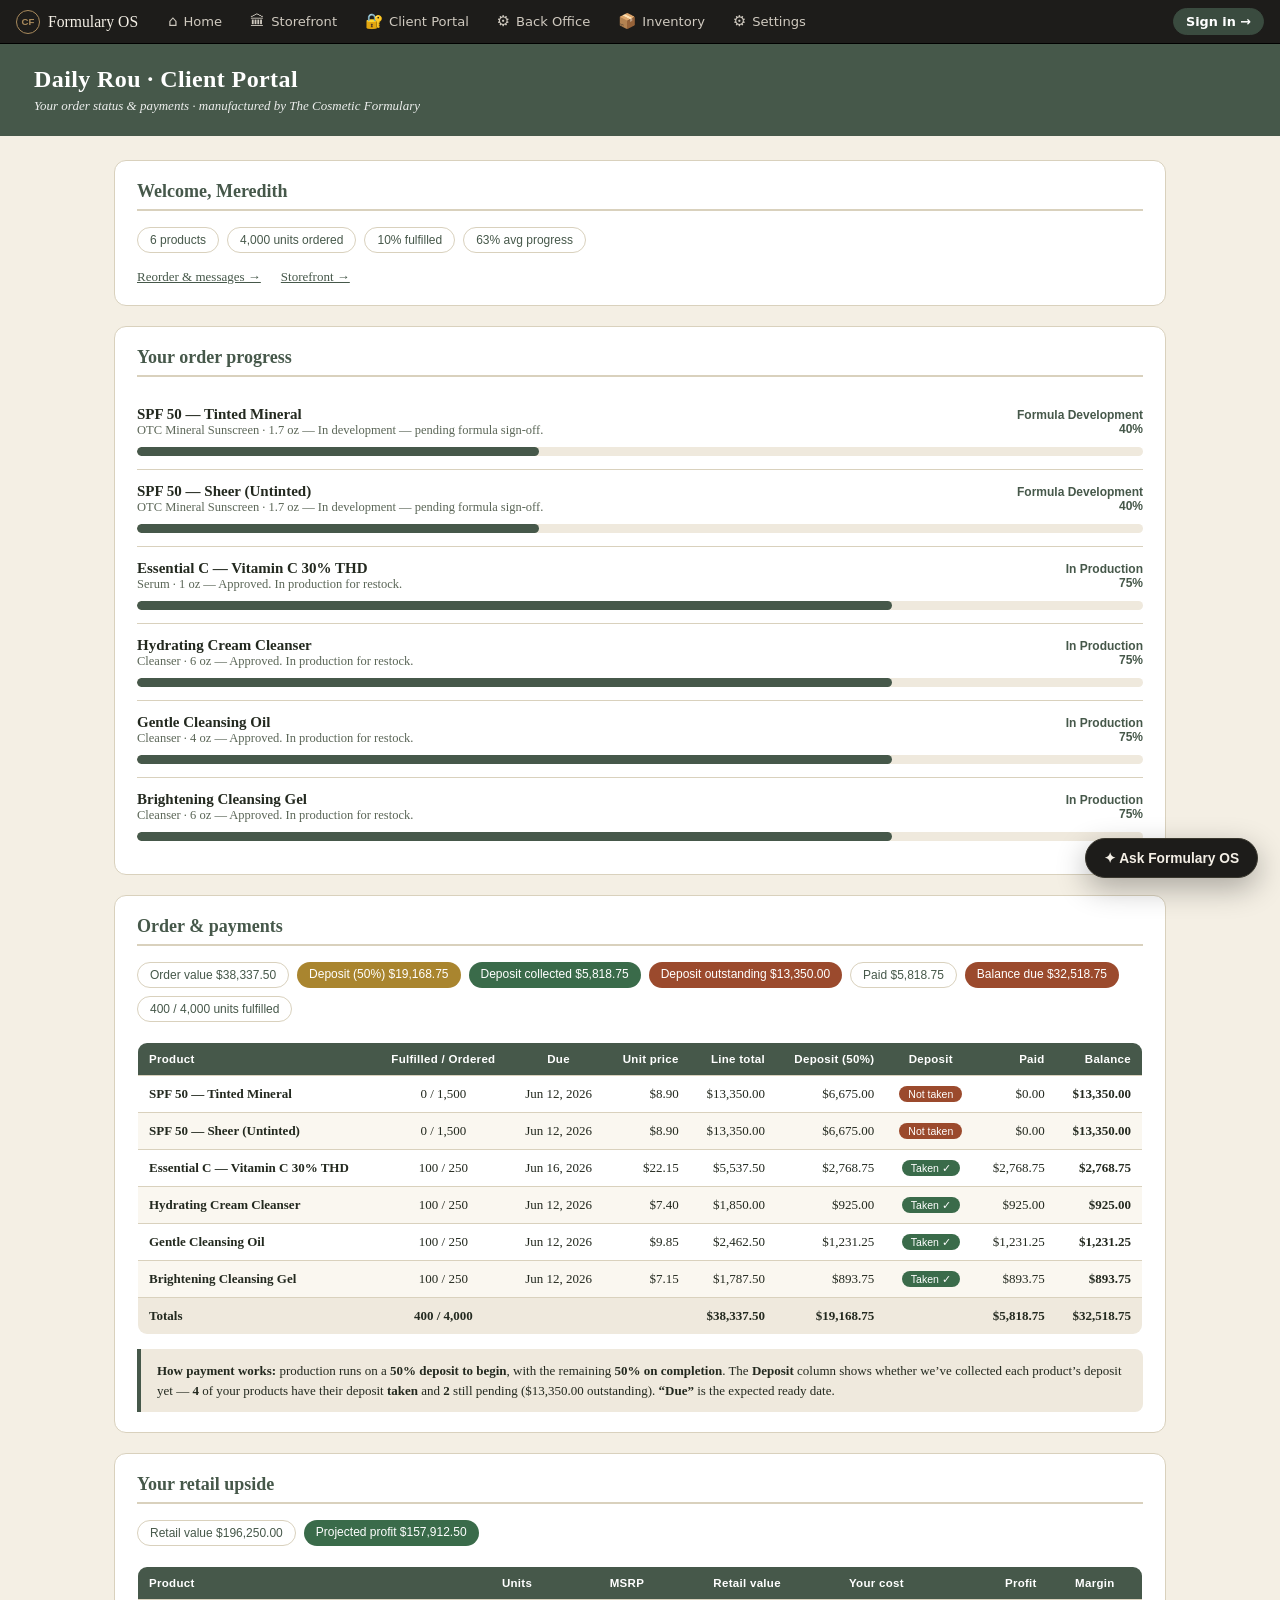
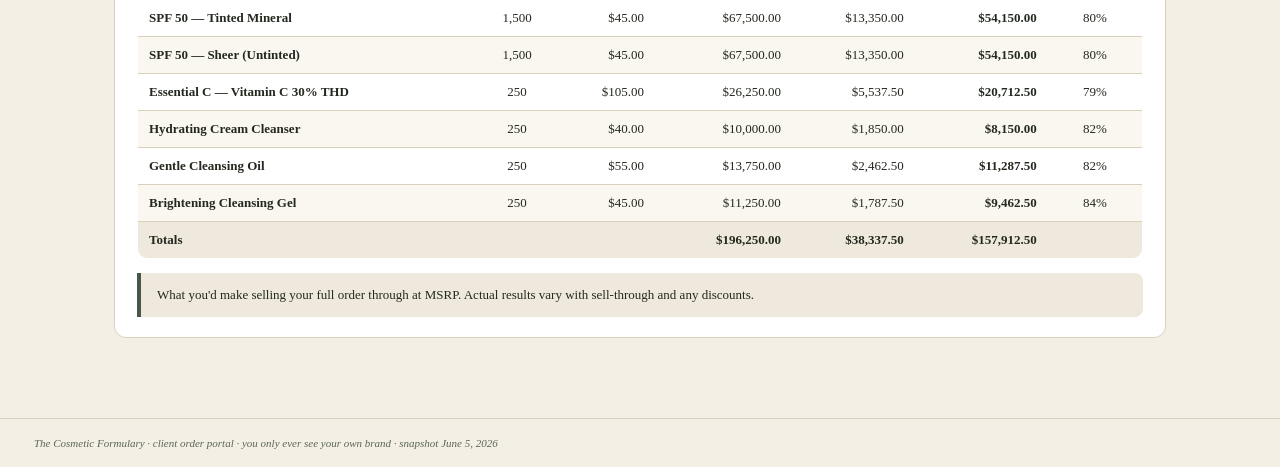
<file: client-order.html>
<!DOCTYPE html>
<html lang="en">
<head>
<meta charset="utf-8" />
<meta name="viewport" content="width=device-width, initial-scale=1" />
<title>Client Portal — Your Order</title>
<style>
  :root{--cypress:#46584a;--cypress2:#5b6657;--sand:#efe9dd;--bone:#faf7f0;--ink:#23291f;--rule:#d9d1bd;--paper:#f4efe4;--gold:#a9852f;--terra:#9b4a2d;--good:#46584a}
  *{box-sizing:border-box}
  body{margin:0;font-family:Georgia,'Times New Roman',serif;color:var(--ink);background:var(--paper)}
  .bhead{background:var(--cypress);color:#fff;padding:22px 34px}
  .bhead h1{margin:0;font-size:24px;letter-spacing:.4px}
  .bhead .sub{margin:5px 0 0;font-size:13px;opacity:.9;font-style:italic}
  main{padding:24px 34px 60px;max-width:1120px;margin:0 auto}
  .card{background:#fff;border:1px solid var(--rule);border-radius:12px;padding:20px 22px;margin-bottom:20px}
  h2{font-size:18px;color:var(--cypress);border-bottom:2px solid var(--rule);padding-bottom:7px;margin:0 0 16px}
  .pills{display:flex;gap:8px;flex-wrap:wrap}
  .pill{display:inline-block;padding:5px 12px;border-radius:20px;font-size:12px;color:#fff;background:var(--cypress);font-family:Arial,sans-serif}
  .pill.g{background:#fff;color:var(--cypress);border:1px solid var(--rule)}
  .pill.gold{background:var(--gold)} .pill.terra{background:var(--terra)} .pill.green{background:#3a6b4a}
  .prow{padding:13px 0;border-bottom:1px solid var(--rule)}
  .prow:last-child{border-bottom:none}
  .prow .pt{display:flex;justify-content:space-between;gap:14px;flex-wrap:wrap;align-items:baseline}
  .prow .pn{font-weight:bold;font-size:15px}
  .prow .ps{font-size:12.5px;color:var(--cypress2)}
  .prow .stg{font-size:12px;color:var(--cypress);font-weight:bold;text-align:right;font-family:Arial,sans-serif}
  .bar{height:9px;background:var(--sand);border-radius:6px;margin-top:9px;overflow:hidden}
  .bar > i{display:block;height:100%;background:var(--cypress);border-radius:6px}
  table{width:100%;border-collapse:collapse;background:#fff;border:1px solid var(--rule);border-radius:10px;overflow:hidden;margin-top:6px}
  th,td{padding:10px 11px;text-align:left;font-size:13px;border-bottom:1px solid var(--rule);vertical-align:middle}
  th{background:var(--cypress);color:#fff;font-size:11.5px;letter-spacing:.3px;font-family:Arial,sans-serif}
  td.c,th.c{text-align:center} td.r,th.r{text-align:right}
  tbody tr:nth-child(even){background:var(--bone)}
  tfoot td{font-weight:bold;background:var(--sand)}
  .prod{font-weight:bold}
  .tag{display:inline-block;padding:2px 9px;border-radius:20px;font-size:10.5px;color:#fff;font-family:Arial,sans-serif;white-space:nowrap}
  .t-yes{background:#3a6b4a} .t-no{background:var(--terra)} .t-part{background:var(--gold)}
  .muted{color:var(--cypress2);font-size:12px}
  .note{background:var(--sand);border-left:4px solid var(--cypress);padding:12px 16px;border-radius:0 8px 8px 0;font-size:13px;margin-top:14px;line-height:1.5}
  .links a{color:var(--cypress);font-size:13px;margin-right:16px}
  footer{padding:18px 34px;color:var(--cypress2);font-size:11px;font-style:italic;border-top:1px solid var(--rule)}
</style>
</head>
<body>
<div class="bhead">
  <h1 id="brandTitle">Client Portal</h1>
  <div class="sub">Your order status &amp; payments · manufactured by The Cosmetic Formulary</div>
</div>
<main>

  <div class="card">
    <h2 id="welcome">Welcome</h2>
    <div class="pills" id="stats"></div>
    <div class="links" style="margin-top:14px">
      <a href="portal.html">Reorder &amp; messages →</a>
      <a href="index.html">Storefront →</a>
    </div>
  </div>

  <div class="card">
    <h2>Your order progress</h2>
    <div id="progress"></div>
  </div>

  <div class="card">
    <h2>Order &amp; payments</h2>
    <div class="pills" id="paySummary" style="margin-bottom:14px"></div>
    <div style="overflow-x:auto">
      <table id="orderTable">
        <thead><tr>
          <th>Product</th>
          <th class="c">Fulfilled / Ordered</th>
          <th class="c">Due</th>
          <th class="r">Unit price</th>
          <th class="r">Line total</th>
          <th class="r">Deposit (50%)</th>
          <th class="c">Deposit</th>
          <th class="r">Paid</th>
          <th class="r">Balance</th>
        </tr></thead>
        <tbody></tbody>
        <tfoot></tfoot>
      </table>
    </div>
    <div class="note" id="depositNote"></div>
  </div>

  <div class="card">
    <h2>Your retail upside</h2>
    <div class="pills" id="retailSummary" style="margin-bottom:14px"></div>
    <div style="overflow-x:auto">
      <table id="retailTable">
        <thead><tr>
          <th>Product</th>
          <th class="c">Units</th>
          <th class="r">MSRP</th>
          <th class="r">Retail value</th>
          <th class="r">Your cost</th>
          <th class="r">Profit</th>
          <th class="c">Margin</th>
        </tr></thead>
        <tbody></tbody>
        <tfoot></tfoot>
      </table>
    </div>
    <div class="note">What you'd make selling your full order through at MSRP. Actual results vary with sell-through and any discounts.</div>
  </div>

</main>
<footer>The Cosmetic Formulary · client order portal · you only ever see your own brand · snapshot June 5, 2026</footer>

<script src="clients-data.js"></script>
<script>
  // ---- session / branding ----
  var s={}; try{ s=JSON.parse(localStorage.getItem('fos_session'))||{}; }catch(e){}
  var cid=s.id||'dailyrou';
  var client=(window.TCF_CLIENTS||{})[cid]||null;
  var brand=s.brand||(client&&client.brand)||'Daily Rou', who=((s.name||(client&&client.name)||'there')+'').split(' ')[0];
  document.getElementById('brandTitle').textContent=brand+' · Client Portal';
  document.getElementById('welcome').textContent='Welcome, '+who;

  // ---- order data (from the client registry; empty array = portal "in setup") ----
  var P=(client&&client.order)?client.order:[];
  var money=function(v){ return '$'+Number(v).toLocaleString('en-US',{minimumFractionDigits:2,maximumFractionDigits:2}); };

  // ---- stats ----
  var totOrdered=0, totFulfilled=0, totProg=0;
  P.forEach(function(p){ totOrdered+=p.ordered; totFulfilled+=p.fulfilled; totProg+=p.progress; });
  var fulPct=totOrdered?Math.round(totFulfilled/totOrdered*100):0, avgProg=P.length?Math.round(totProg/P.length):0;
  document.getElementById('stats').innerHTML=[
    P.length+' products', totOrdered.toLocaleString()+' units ordered', fulPct+'% fulfilled', avgProg+'% avg progress'
  ].map(function(x){ return '<span class="pill g">'+x+'</span>'; }).join('');

  // ---- progress ----
  document.getElementById('progress').innerHTML=P.map(function(p){
    return '<div class="prow"><div class="pt"><div><div class="pn">'+p.n+'</div>'+
      '<div class="ps">'+p.t+' · '+p.size+' — '+p.note+'</div></div>'+
      '<div class="stg">'+p.stage+'<br>'+p.progress+'%</div></div>'+
      '<div class="bar"><i style="width:'+p.progress+'%"></i></div></div>';
  }).join('');

  // ---- order & payments ----
  var tLine=0,tDep=0,tPaid=0,tBal=0,depCollected=0,depOutstanding=0;
  var rows=P.map(function(p){
    var line=p.ordered*p.price, dep=line*0.5, paid=p.paid, bal=line-paid;
    tLine+=line; tDep+=dep; tPaid+=paid; tBal+=bal;
    var status, cls;
    if(paid>=dep-0.01){ status='Taken ✓'; cls='t-yes'; depCollected+=dep; }
    else if(paid>0){ status='Partial'; cls='t-part'; depCollected+=paid; depOutstanding+=(dep-paid); }
    else { status='Not taken'; cls='t-no'; depOutstanding+=dep; }
    return '<tr><td class="prod">'+p.n+'</td>'+
      '<td class="c">'+p.fulfilled.toLocaleString()+' / '+p.ordered.toLocaleString()+'</td>'+
      '<td class="c">'+p.due+'</td>'+
      '<td class="r">'+money(p.price)+'</td>'+
      '<td class="r">'+money(line)+'</td>'+
      '<td class="r">'+money(dep)+'</td>'+
      '<td class="c"><span class="tag '+cls+'">'+status+'</span></td>'+
      '<td class="r">'+money(paid)+'</td>'+
      '<td class="r"><b>'+money(bal)+'</b></td></tr>';
  }).join('');
  document.querySelector('#orderTable tbody').innerHTML=rows;
  document.querySelector('#orderTable tfoot').innerHTML=
    '<tr><td>Totals</td><td class="c">'+totFulfilled.toLocaleString()+' / '+totOrdered.toLocaleString()+'</td>'+
    '<td></td><td></td><td class="r">'+money(tLine)+'</td><td class="r">'+money(tDep)+'</td>'+
    '<td></td><td class="r">'+money(tPaid)+'</td><td class="r">'+money(tBal)+'</td></tr>';

  document.getElementById('paySummary').innerHTML=[
    ['Order value '+money(tLine),'g'],
    ['Deposit (50%) '+money(tDep),'gold'],
    ['Deposit collected '+money(depCollected),'green'],
    ['Deposit outstanding '+money(depOutstanding),'terra'],
    ['Paid '+money(tPaid),'g'],
    ['Balance due '+money(tBal),'terra'],
    [totFulfilled.toLocaleString()+' / '+totOrdered.toLocaleString()+' units fulfilled','g']
  ].map(function(x){ return '<span class="pill '+x[1]+'">'+x[0]+'</span>'; }).join('');

  var depTaken=0, depPending=0;
  P.forEach(function(p){ if((p.paid||0) >= (p.ordered*p.price*0.5)-0.01) depTaken++; else depPending++; });
  document.getElementById('depositNote').innerHTML=
    '<b>How payment works:</b> production runs on a <b>50% deposit to begin</b>, with the remaining <b>50% on completion</b>. '+
    'The <b>Deposit</b> column shows whether we’ve collected each product’s deposit yet — '+
    '<b>'+depTaken+'</b> of your products have their deposit <b>taken</b>'+
    (depPending? ' and <b>'+depPending+'</b> still pending ('+money(depOutstanding)+' outstanding)':'')+
    '. <b>“Due”</b> is the expected ready date.';

  // ---- retail upside (what she'd make selling through at MSRP) ----
  var tRetail=0, tCostR=0;
  var rrows=P.map(function(p){
    var cost=p.ordered*p.price, retail=p.ordered*(p.msrp||0), profit=retail-cost;
    var marg=retail?Math.round(profit/retail*100):0;
    tRetail+=retail; tCostR+=cost;
    return '<tr><td class="prod">'+p.n+'</td>'+
      '<td class="c">'+p.ordered.toLocaleString()+'</td>'+
      '<td class="r">'+money(p.msrp)+'</td>'+
      '<td class="r">'+money(retail)+'</td>'+
      '<td class="r">'+money(cost)+'</td>'+
      '<td class="r"><b>'+money(profit)+'</b></td>'+
      '<td class="c">'+marg+'%</td></tr>';
  }).join('');
  document.querySelector('#retailTable tbody').innerHTML=rrows;
  document.querySelector('#retailTable tfoot').innerHTML=
    '<tr><td>Totals</td><td></td><td></td><td class="r">'+money(tRetail)+'</td>'+
    '<td class="r">'+money(tCostR)+'</td><td class="r">'+money(tRetail-tCostR)+'</td><td></td></tr>';
  document.getElementById('retailSummary').innerHTML=[
    ['Retail value '+money(tRetail),'g'],
    ['Projected profit '+money(tRetail-tCostR),'green']
  ].map(function(x){ return '<span class="pill '+x[1]+'">'+x[0]+'</span>'; }).join('');

  // ---- in-setup clients (no confirmed order yet): clean placeholder, no other brand's data ----
  if(!P.length){
    document.getElementById('stats').innerHTML='<span class="pill g">Portal active</span>';
    document.getElementById('progress').innerHTML='<p class="muted">Your portal is active. Your product progress, order, and payment details will appear here as soon as your first run is confirmed.</p>';
    document.getElementById('paySummary').innerHTML='<span class="pill g">No active order yet</span>';
    var ot=document.getElementById('orderTable'); if(ot) ot.style.display='none';
    var rt=document.getElementById('retailTable'); if(rt) rt.style.display='none';
    var rsum=document.getElementById('retailSummary'); if(rsum) rsum.innerHTML='';
    document.getElementById('depositNote').innerHTML='Once your first run is confirmed, this shows your deposit and balance. Questions? <b>pauly@thecosmeticformulary.com</b>.';
  }
</script>
<script src="app-nav.js"></script>
</body>
</html>
</file>
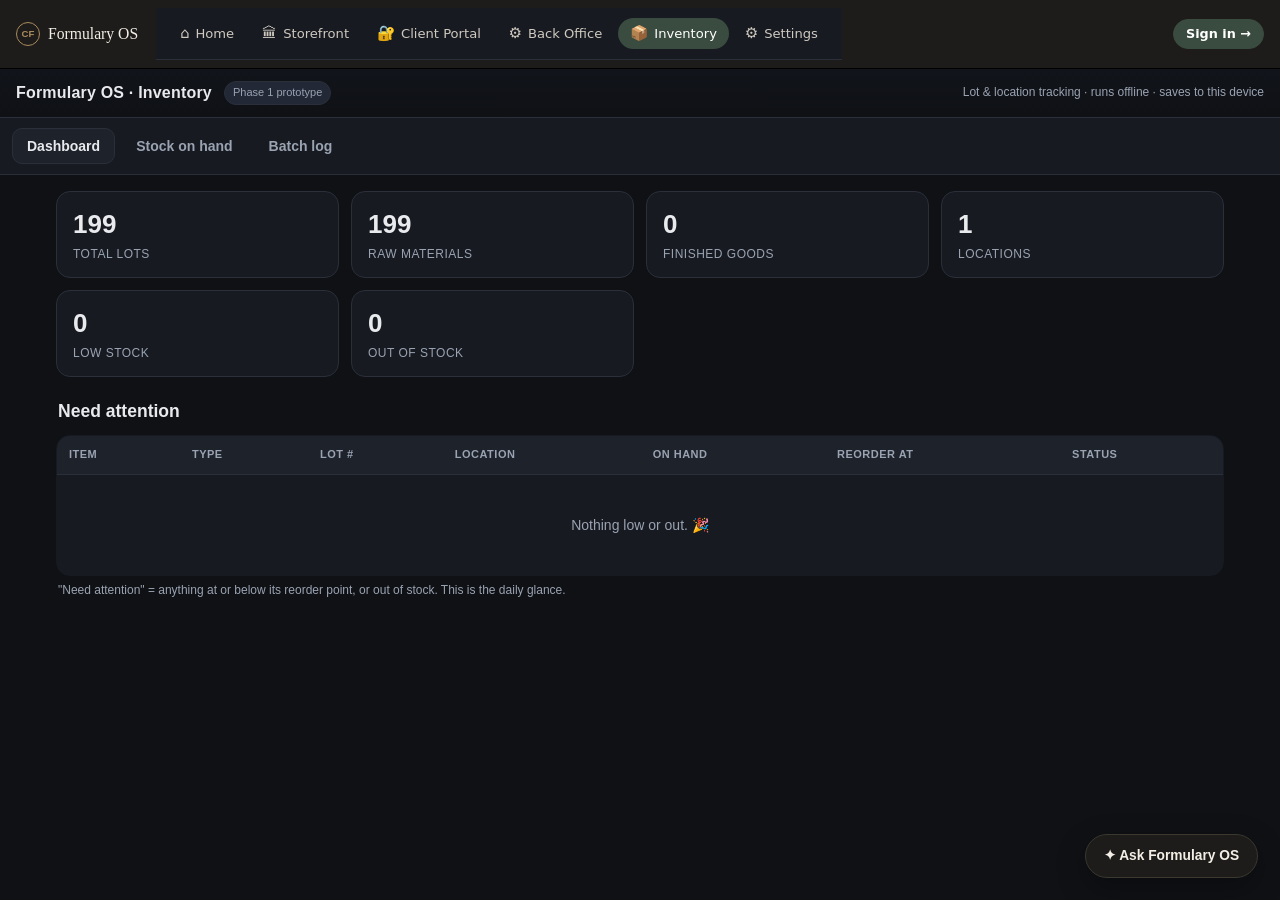
<file: inventory.html>
<!DOCTYPE html>
<html lang="en">
<head>
<meta charset="UTF-8">
<meta name="viewport" content="width=device-width, initial-scale=1.0">
<title>Formulary OS · Inventory (Phase 1 Prototype)</title>
<style>
  :root{
    --bg:#0f1115; --panel:#171a21; --panel2:#1e222b; --line:#2a2f3a;
    --ink:#e8eaed; --muted:#9aa3b2; --accent:#4f9cff; --accent2:#2b6fd6;
    --ok:#2ecc71; --low:#ffb020; --out:#ff5d5d; --chip:#222836;
  }
  *{box-sizing:border-box}
  body{margin:0;background:var(--bg);color:var(--ink);
    font:15px/1.45 -apple-system,BlinkMacSystemFont,"Segoe UI",Roboto,Helvetica,Arial,sans-serif;-webkit-text-size-adjust:100%}
  header{position:sticky;top:0;z-index:5;background:linear-gradient(180deg,#11141a,#0f1115);
    border-bottom:1px solid var(--line);padding:12px 16px;display:flex;align-items:center;gap:12px;flex-wrap:wrap}
  header h1{font-size:16px;margin:0;font-weight:650;letter-spacing:.2px}
  header .sub{color:var(--muted);font-size:12px}
  .badge{background:var(--chip);color:var(--muted);border:1px solid var(--line);
    padding:3px 8px;border-radius:999px;font-size:11px}
  nav{display:flex;gap:6px;flex-wrap:wrap;padding:10px 12px;background:var(--panel);border-bottom:1px solid var(--line);
    position:sticky;top:53px;z-index:4}
  nav button{background:transparent;color:var(--muted);border:1px solid transparent;
    padding:9px 14px;border-radius:10px;font-size:14px;cursor:pointer;font-weight:600}
  nav button.active{background:var(--panel2);color:var(--ink);border-color:var(--line)}
  main{padding:16px;max-width:1200px;margin:0 auto}
  .toolbar{display:flex;gap:10px;flex-wrap:wrap;align-items:center;margin-bottom:14px}
  input,select,textarea{background:var(--panel2);color:var(--ink);border:1px solid var(--line);
    border-radius:10px;padding:10px 12px;font-size:15px;outline:none;width:100%}
  input:focus,select:focus,textarea:focus{border-color:var(--accent)}
  .search{max-width:340px;flex:1 1 240px}
  button.btn{background:var(--accent);color:#04122b;border:none;padding:10px 16px;border-radius:10px;
    font-weight:700;font-size:14px;cursor:pointer}
  button.btn.ghost{background:transparent;color:var(--ink);border:1px solid var(--line)}
  button.btn.sm{padding:7px 11px;font-size:13px}
  .grid-cards{display:grid;grid-template-columns:repeat(auto-fill,minmax(260px,1fr));gap:12px}
  .stat{background:var(--panel);border:1px solid var(--line);border-radius:14px;padding:14px 16px}
  .stat .n{font-size:26px;font-weight:750}
  .stat .l{color:var(--muted);font-size:12px;text-transform:uppercase;letter-spacing:.5px;margin-top:2px}
  table{width:100%;border-collapse:collapse;background:var(--panel);border:1px solid var(--line);
    border-radius:14px;overflow:hidden}
  th,td{padding:11px 12px;text-align:left;border-bottom:1px solid var(--line);font-size:14px;vertical-align:middle}
  th{color:var(--muted);font-size:11px;text-transform:uppercase;letter-spacing:.5px;background:var(--panel2);
    cursor:pointer;white-space:nowrap}
  tr:last-child td{border-bottom:none}
  tr:hover td{background:#1b2030}
  .pill{display:inline-block;padding:3px 9px;border-radius:999px;font-size:11px;font-weight:700}
  .pill.ok{background:rgba(46,204,113,.15);color:var(--ok)}
  .pill.low{background:rgba(255,176,32,.15);color:var(--low)}
  .pill.out{background:rgba(255,93,93,.15);color:var(--out)}
  .pill.raw{background:rgba(79,156,255,.14);color:var(--accent)}
  .pill.fin{background:rgba(180,120,255,.16);color:#c79bff}
  .qtybtns{display:inline-flex;gap:6px;align-items:center}
  .qtybtns button{width:30px;height:30px;border-radius:8px;border:1px solid var(--line);
    background:var(--panel2);color:var(--ink);font-size:17px;cursor:pointer;font-weight:700}
  .muted{color:var(--muted)}
  .right{margin-left:auto}
  /* modal */
  .modal-bg{position:fixed;inset:0;background:rgba(0,0,0,.6);display:none;align-items:flex-start;
    justify-content:center;padding:30px 14px;z-index:20;overflow:auto}
  .modal-bg.open{display:flex}
  .modal{background:var(--panel);border:1px solid var(--line);border-radius:16px;padding:20px;
    width:100%;max-width:620px}
  .modal h3{margin:0 0 14px}
  .fields{display:grid;grid-template-columns:1fr 1fr;gap:12px}
  .fields label{display:flex;flex-direction:column;gap:5px;font-size:12px;color:var(--muted)}
  .fields label.full{grid-column:1/-1}
  .modal .actions{display:flex;gap:10px;margin-top:18px;justify-content:flex-end}
  .empty{padding:40px;text-align:center;color:var(--muted)}
  .hint{font-size:12px;color:var(--muted);margin:6px 2px 0}
  .tablewrap{overflow:auto;border-radius:14px}
  @media(max-width:640px){
    .fields{grid-template-columns:1fr}
    nav{top:53px}
    th:nth-child(n+6),td:nth-child(n+6){display:none} /* compact phone view */
  }
</style>
</head>
<body>
<header>
  <h1>Formulary OS · Inventory</h1>
  <span class="badge">Phase 1 prototype</span>
  <span class="sub right">Lot &amp; location tracking · runs offline · saves to this device</span>
</header>

<nav id="nav">
  <button data-tab="dash" class="active">Dashboard</button>
  <button data-tab="stock">Stock on hand</button>
  <button data-tab="batch">Batch log</button>
</nav>

<main>
  <!-- DASHBOARD -->
  <section id="tab-dash">
    <div class="grid-cards" id="stats"></div>
    <h3 style="margin:22px 2px 10px">Need attention</h3>
    <div class="tablewrap"><table id="attn"><thead><tr>
      <th>Item</th><th>Type</th><th>Lot #</th><th>Location</th><th>On hand</th><th>Reorder at</th><th>Status</th>
    </tr></thead><tbody></tbody></table></div>
    <p class="hint">"Need attention" = anything at or below its reorder point, or out of stock. This is the daily glance.</p>
  </section>

  <!-- STOCK -->
  <section id="tab-stock" style="display:none">
    <div class="toolbar">
      <input class="search" id="stockSearch" placeholder="Search item, lot #, location, client/supplier…">
      <select id="stockType" style="max-width:170px">
        <option value="">All types</option>
        <option value="Raw Material">Raw Material</option>
        <option value="Finished Good">Finished Good</option>
      </select>
      <select id="stockStatus" style="max-width:160px">
        <option value="">All status</option>
        <option value="low">Low / Out only</option>
      </select>
      <button class="btn" onclick="openStock()">+ Add lot</button>
      <div class="right" style="display:flex;gap:8px">
        <button class="btn ghost sm" onclick="exportCSV()">Export CSV</button>
        <button class="btn ghost sm" onclick="document.getElementById('importFile').click()">Import CSV</button>
        <input type="file" id="importFile" accept=".csv" style="display:none" onchange="importCSV(this)">
      </div>
    </div>
    <div class="tablewrap"><table id="stockTable"><thead><tr>
      <th data-k="name">Item</th>
      <th data-k="type">Type</th>
      <th data-k="lot">Lot #</th>
      <th data-k="location">Location</th>
      <th data-k="qty">On hand</th>
      <th data-k="party">Client / Supplier</th>
      <th data-k="formula">Formula / SKU</th>
      <th data-k="coa">CoA</th>
      <th>Status</th>
      <th></th>
    </tr></thead><tbody></tbody></table></div>
    <p class="hint">Tap an item to edit. Use the − / + buttons to adjust counts fast on a phone. Everything saves automatically on this device. (In the real app this syncs live across you + warehouse + lab.)</p>
  </section>

  <!-- BATCH LOG -->
  <section id="tab-batch" style="display:none">
    <div class="toolbar">
      <input class="search" id="batchSearch" placeholder="Search batch #, client, product, lot…">
      <button class="btn" onclick="openBatch()">+ Log a batch</button>
    </div>
    <div class="tablewrap"><table id="batchTable"><thead><tr>
      <th>Batch #</th><th>Date</th><th>Client</th><th>Product</th><th>Formula</th>
      <th>Size</th><th>Lot #</th><th>Maker</th><th>QC</th><th>CoA</th><th>Shipped</th><th></th>
    </tr></thead><tbody></tbody></table></div>
    <p class="hint">Mirrors your existing weekly "Batch Log" sheets column-for-column — so your Drive history imports straight in, and logging a finished-good batch can auto-create its stock lot.</p>
  </section>
</main>

<!-- STOCK MODAL -->
<div class="modal-bg" id="stockModal">
  <div class="modal">
    <h3 id="stockTitle">Add lot</h3>
    <div class="fields">
      <label class="full">Item name<input id="f_name" placeholder="e.g. Glycerin USP / Daily Rou Cleanser"></label>
      <label>Type
        <select id="f_type"><option>Raw Material</option><option>Finished Good</option></select>
      </label>
      <label>Lot #<input id="f_lot" placeholder="e.g. RM-2412-018"></label>
      <label>Location<input id="f_location" placeholder="e.g. Shelf A3 / Cold Room"></label>
      <label>On hand<input id="f_qty" type="number" step="any" placeholder="0"></label>
      <label>Unit<input id="f_unit" placeholder="kg / units / L"></label>
      <label>Reorder at<input id="f_reorder" type="number" step="any" placeholder="0"></label>
      <label>Client / Supplier<input id="f_party" placeholder="e.g. Making Cosmetics / Daily Rou"></label>
      <label>Formula code / SKU<input id="f_formula" placeholder="e.g. DR-CLN-01"></label>
      <label>CoA on file
        <select id="f_coa"><option>Y</option><option>N</option></select>
      </label>
      <label class="full">Notes<textarea id="f_notes" rows="2"></textarea></label>
    </div>
    <div class="actions">
      <button class="btn ghost" id="stockDelete" onclick="deleteStock()" style="margin-right:auto;color:var(--out)">Delete</button>
      <button class="btn ghost" onclick="closeModal('stockModal')">Cancel</button>
      <button class="btn" onclick="saveStock()">Save</button>
    </div>
  </div>
</div>

<!-- BATCH MODAL -->
<div class="modal-bg" id="batchModal">
  <div class="modal">
    <h3 id="batchTitle">Log a batch</h3>
    <div class="fields">
      <label>Batch #<input id="b_batch" placeholder="B-2412-007"></label>
      <label>Date<input id="b_date" type="date"></label>
      <label>Client<input id="b_client"></label>
      <label>Product name<input id="b_product"></label>
      <label>Formula code<input id="b_formula"></label>
      <label>Batch size (units)<input id="b_size" type="number" step="any"></label>
      <label>Lot #<input id="b_lot"></label>
      <label>Batch maker<input id="b_maker"></label>
      <label>QC passed<select id="b_qc"><option>Y</option><option>N</option></select></label>
      <label>CoA attached<select id="b_coa"><option>Y</option><option>N</option></select></label>
      <label>Shipped<select id="b_ship"><option>N</option><option>Y</option></select></label>
      <label class="full">Notes<textarea id="b_notes" rows="2"></textarea></label>
      <label class="full" style="flex-direction:row;align-items:center;gap:8px;color:var(--ink)">
        <input type="checkbox" id="b_makestock" style="width:auto" checked>
        Also add this batch as a Finished-Good lot in Stock
      </label>
    </div>
    <div class="actions">
      <button class="btn ghost" id="batchDelete" onclick="deleteBatch()" style="margin-right:auto;color:var(--out)">Delete</button>
      <button class="btn ghost" onclick="closeModal('batchModal')">Cancel</button>
      <button class="btn" onclick="saveBatch()">Save</button>
    </div>
  </div>
</div>

<script src="inventory-data.js"></script>
<script>
/* ---------- storage ---------- */
const DB_KEY='formulary_inv_v2_inflow';
let db = load();
function load(){
  try{const j=JSON.parse(localStorage.getItem(DB_KEY));if(j&&j.stock)return j;}catch(e){}
  return seed();
}
function save(){localStorage.setItem(DB_KEY,JSON.stringify(db));}
function uid(){return 'x'+(db._seq=(db._seq||0)+1);}

function seed(){
  // Sample rows so you can SEE it working. Replace with real inFlow + Drive data.
  return {_seq:9999, stock:(window.INVENTORY_SEED||[]).slice(), batch:[
    {id:'b1',batch:'B-2412-006',date:'2026-05-28',client:'Salt Spa & Yoga',product:'Salt Back-Bar Scrub',formula:'SS-SCRUB',size:120,lot:'B-2412-006',maker:'Lab',qc:'Y',coa:'Y',ship:'N',notes:''},
    {id:'b2',batch:'B-2412-003',date:'2026-05-20',client:'Daily Rou',product:'Gentle Cleanser',formula:'DR-CLN-01',size:240,lot:'B-2412-003',maker:'Lab',qc:'Y',coa:'Y',ship:'Y',notes:''},
  ]};
}

/* ---------- helpers ---------- */
const $=s=>document.querySelector(s);
const esc=s=>(s==null?'':String(s)).replace(/[&<>"]/g,c=>({'&':'&amp;','<':'&lt;','>':'&gt;','"':'&quot;'}[c]));
function statusOf(r){
  const q=Number(r.qty)||0, ro=Number(r.reorder)||0;
  if(q<=0) return 'out';
  if(ro>0 && q<=ro) return 'low';
  return 'ok';
}
function statusPill(s){
  return s==='out'?'<span class="pill out">OUT</span>'
    : s==='low'?'<span class="pill low">LOW</span>'
    : '<span class="pill ok">OK</span>';
}

/* ---------- tabs ---------- */
document.querySelectorAll('#nav button').forEach(b=>b.onclick=()=>{
  document.querySelectorAll('#nav button').forEach(x=>x.classList.remove('active'));
  b.classList.add('active');
  ['dash','stock','batch'].forEach(t=>$('#tab-'+t).style.display='none');
  $('#tab-'+b.dataset.tab).style.display='';
  render();
});

/* ---------- render ---------- */
function render(){renderDash();renderStock();renderBatch();}

function renderDash(){
  const s=db.stock;
  const raw=s.filter(r=>r.type==='Raw Material').length;
  const fin=s.filter(r=>r.type==='Finished Good').length;
  const low=s.filter(r=>statusOf(r)==='low').length;
  const out=s.filter(r=>statusOf(r)==='out').length;
  const locs=new Set(s.map(r=>r.location).filter(Boolean)).size;
  $('#stats').innerHTML=[
    ['Total lots',s.length],['Raw materials',raw],['Finished goods',fin],
    ['Locations',locs],['Low stock',low],['Out of stock',out]
  ].map(([l,n])=>`<div class="stat"><div class="n">${n}</div><div class="l">${l}</div></div>`).join('');

  const attn=s.filter(r=>statusOf(r)!=='ok').sort((a,b)=>statusOf(a)==='out'?-1:1);
  const tb=$('#attn tbody');
  tb.innerHTML = attn.length? attn.map(r=>`<tr>
    <td>${esc(r.name)}</td><td>${typePill(r.type)}</td><td>${esc(r.lot)}</td>
    <td>${esc(r.location)}</td><td>${esc(r.qty)} ${esc(r.unit)}</td>
    <td class="muted">${esc(r.reorder)}</td><td>${statusPill(statusOf(r))}</td></tr>`).join('')
    : `<tr><td colspan="7" class="empty">Nothing low or out. 🎉</td></tr>`;
}
function typePill(t){return t==='Raw Material'?'<span class="pill raw">Raw</span>':'<span class="pill fin">Finished</span>';}

function renderStock(){
  const q=($('#stockSearch').value||'').toLowerCase();
  const tf=$('#stockType').value, sf=$('#stockStatus').value;
  let rows=db.stock.filter(r=>{
    const hay=[r.name,r.lot,r.location,r.party,r.formula,r.type].join(' ').toLowerCase();
    if(q&&!hay.includes(q))return false;
    if(tf&&r.type!==tf)return false;
    if(sf==='low'&&statusOf(r)==='ok')return false;
    return true;
  });
  const tb=$('#stockTable tbody');
  tb.innerHTML = rows.length? rows.map(r=>`<tr>
    <td onclick="openStock('${r.id}')" style="cursor:pointer;font-weight:600">${esc(r.name)}</td>
    <td>${typePill(r.type)}</td>
    <td>${esc(r.lot)}</td>
    <td>${esc(r.location)}</td>
    <td><div class="qtybtns"><button onclick="bump('${r.id}',-1)">−</button>
        <b>${esc(r.qty)}</b> <span class="muted">${esc(r.unit)}</span>
        <button onclick="bump('${r.id}',1)">+</button></div></td>
    <td class="muted">${esc(r.party)}</td>
    <td class="muted">${esc(r.formula)}</td>
    <td class="muted">${esc(r.coa)}</td>
    <td>${statusPill(statusOf(r))}</td>
    <td><button class="btn ghost sm" onclick="openStock('${r.id}')">Edit</button></td>
  </tr>`).join('') : `<tr><td colspan="10" class="empty">No matching lots.</td></tr>`;
}

function renderBatch(){
  const q=($('#batchSearch').value||'').toLowerCase();
  const rows=db.batch.filter(b=>[b.batch,b.client,b.product,b.lot,b.formula].join(' ').toLowerCase().includes(q));
  const tb=$('#batchTable tbody');
  tb.innerHTML=rows.length? rows.map(b=>`<tr>
    <td style="font-weight:600">${esc(b.batch)}</td><td>${esc(b.date)}</td><td>${esc(b.client)}</td>
    <td>${esc(b.product)}</td><td class="muted">${esc(b.formula)}</td><td>${esc(b.size)}</td>
    <td>${esc(b.lot)}</td><td class="muted">${esc(b.maker)}</td>
    <td>${esc(b.qc)}</td><td>${esc(b.coa)}</td><td>${esc(b.ship)}</td>
    <td><button class="btn ghost sm" onclick="openBatch('${b.id}')">Edit</button></td>
  </tr>`).join(''):`<tr><td colspan="12" class="empty">No batches logged yet.</td></tr>`;
}

/* ---------- quick qty bump ---------- */
function bump(id,d){const r=db.stock.find(x=>x.id===id);if(!r)return;
  r.qty=Math.max(0,(Number(r.qty)||0)+d);save();render();}

/* ---------- stock modal ---------- */
let editStockId=null;
function openStock(id){
  editStockId=id||null;
  const r = id? db.stock.find(x=>x.id===id):{type:'Raw Material',coa:'Y'};
  $('#stockTitle').textContent=id?'Edit lot':'Add lot';
  $('#stockDelete').style.display=id?'':'none';
  f_name.value=r.name||'';f_type.value=r.type||'Raw Material';f_lot.value=r.lot||'';
  f_location.value=r.location||'';f_qty.value=r.qty??'';f_unit.value=r.unit||'';
  f_reorder.value=r.reorder??'';f_party.value=r.party||'';f_formula.value=r.formula||'';
  f_coa.value=r.coa||'Y';f_notes.value=r.notes||'';
  openModal('stockModal');
}
function saveStock(){
  if(!f_name.value.trim()){alert('Item name is required');return;}
  const data={name:f_name.value.trim(),type:f_type.value,lot:f_lot.value.trim(),
    location:f_location.value.trim(),qty:Number(f_qty.value)||0,unit:f_unit.value.trim(),
    reorder:Number(f_reorder.value)||0,party:f_party.value.trim(),formula:f_formula.value.trim(),
    coa:f_coa.value,notes:f_notes.value.trim()};
  if(editStockId){Object.assign(db.stock.find(x=>x.id===editStockId),data);}
  else{db.stock.unshift({id:uid(),...data});}
  save();closeModal('stockModal');render();
}
function deleteStock(){if(!editStockId)return;if(!confirm('Delete this lot?'))return;
  db.stock=db.stock.filter(x=>x.id!==editStockId);save();closeModal('stockModal');render();}

/* ---------- batch modal ---------- */
let editBatchId=null;
function openBatch(id){
  editBatchId=id||null;
  const b=id?db.batch.find(x=>x.id===id):{qc:'Y',coa:'Y',ship:'N'};
  $('#batchTitle').textContent=id?'Edit batch':'Log a batch';
  $('#batchDelete').style.display=id?'':'none';
  b_batch.value=b.batch||'';b_date.value=b.date||'';b_client.value=b.client||'';
  b_product.value=b.product||'';b_formula.value=b.formula||'';b_size.value=b.size??'';
  b_lot.value=b.lot||'';b_maker.value=b.maker||'';b_qc.value=b.qc||'Y';
  b_coa.value=b.coa||'Y';b_ship.value=b.ship||'N';b_notes.value=b.notes||'';
  document.getElementById('b_makestock').parentElement.style.display=id?'none':'flex';
  openModal('batchModal');
}
function saveBatch(){
  const data={batch:b_batch.value.trim(),date:b_date.value,client:b_client.value.trim(),
    product:b_product.value.trim(),formula:b_formula.value.trim(),size:Number(b_size.value)||0,
    lot:b_lot.value.trim(),maker:b_maker.value.trim(),qc:b_qc.value,coa:b_coa.value,
    ship:b_ship.value,notes:b_notes.value.trim()};
  if(editBatchId){Object.assign(db.batch.find(x=>x.id===editBatchId),data);}
  else{
    db.batch.unshift({id:uid(),...data});
    if(document.getElementById('b_makestock').checked && data.product){
      db.stock.unshift({id:uid(),name:data.product,type:'Finished Good',lot:data.lot,
        location:'FG Rack',qty:data.size,unit:'units',reorder:0,party:data.client,
        formula:data.formula,coa:data.coa,notes:'Auto-created from batch '+data.batch});
    }
  }
  save();closeModal('batchModal');render();
}
function deleteBatch(){if(!editBatchId)return;if(!confirm('Delete this batch?'))return;
  db.batch=db.batch.filter(x=>x.id!==editBatchId);save();closeModal('batchModal');render();}

/* ---------- modal utils ---------- */
function openModal(id){$('#'+id).classList.add('open');}
function closeModal(id){$('#'+id).classList.remove('open');}
document.querySelectorAll('.modal-bg').forEach(m=>m.onclick=e=>{if(e.target===m)m.classList.remove('open');});

/* ---------- CSV ---------- */
const STOCK_COLS=['name','type','lot','location','qty','unit','reorder','party','formula','coa','notes'];
const STOCK_HEAD=['Item','Type','Lot #','Location','On hand','Unit','Reorder at','Client/Supplier','Formula/SKU','CoA','Notes'];
function csvCell(v){v=v==null?'':String(v);return /[",\n]/.test(v)?'"'+v.replace(/"/g,'""')+'"':v;}
function exportCSV(){
  const lines=[STOCK_HEAD.join(',')];
  db.stock.forEach(r=>lines.push(STOCK_COLS.map(k=>csvCell(r[k])).join(',')));
  const blob=new Blob([lines.join('\n')],{type:'text/csv'});
  const a=document.createElement('a');a.href=URL.createObjectURL(blob);
  a.download='formulary-stock.csv';a.click();
}
function parseCSV(text){
  const rows=[];let row=[],cur='',q=false;
  for(let i=0;i<text.length;i++){const c=text[i];
    if(q){if(c==='"'){if(text[i+1]==='"'){cur+='"';i++;}else q=false;}else cur+=c;}
    else{if(c==='"')q=true;else if(c===','){row.push(cur);cur='';}
      else if(c==='\n'||c==='\r'){if(c==='\r'&&text[i+1]==='\n')i++;row.push(cur);rows.push(row);row=[];cur='';}
      else cur+=c;}}
  if(cur!==''||row.length){row.push(cur);rows.push(row);}
  return rows.filter(r=>r.some(c=>c.trim()!==''));
}
function importCSV(input){
  const file=input.files[0];if(!file)return;
  const rd=new FileReader();
  rd.onload=()=>{
    const rows=parseCSV(rd.result);if(rows.length<2){alert('No rows found');return;}
    const head=rows[0].map(h=>h.trim().toLowerCase());
    // map header -> our keys, by loose name match
    const map={};
    head.forEach((h,i)=>{
      if(/item|product|name|ingredient/.test(h))map.name=i;
      else if(/type/.test(h))map.type=i;
      else if(/lot/.test(h))map.lot=i;
      else if(/location|bin|shelf/.test(h))map.location=i;
      else if(/on hand|qty|quantity|stock/.test(h))map.qty=i;
      else if(/unit/.test(h))map.unit=i;
      else if(/reorder/.test(h))map.reorder=i;
      else if(/client|supplier|vendor/.test(h))map.party=i;
      else if(/formula|sku/.test(h))map.formula=i;
      else if(/coa/.test(h))map.coa=i;
      else if(/note/.test(h))map.notes=i;
    });
    if(map.name==null){alert('Could not find an Item/Name column. Headers seen: '+head.join(', '));return;}
    let added=0;
    rows.slice(1).forEach(r=>{
      const g=k=>map[k]!=null?(r[map[k]]||'').trim():'';
      if(!g('name'))return;
      db.stock.unshift({id:uid(),name:g('name'),type:g('type')||'Raw Material',lot:g('lot'),
        location:g('location'),qty:Number(g('qty'))||0,unit:g('unit'),reorder:Number(g('reorder'))||0,
        party:g('party'),formula:g('formula'),coa:g('coa')||'',notes:g('notes')});added++;
    });
    save();render();input.value='';
    alert('Imported '+added+' lots. (Tip: works with your inFlow export — it auto-matches common column names.)');
  };
  rd.readAsText(file);
}

/* ---------- live search ---------- */
['stockSearch','stockType','stockStatus'].forEach(id=>$('#'+id).oninput=renderStock);
$('#batchSearch').oninput=renderBatch;

render();
</script>
<script src="app-nav.js"></script>
</body>
</html>
</file>
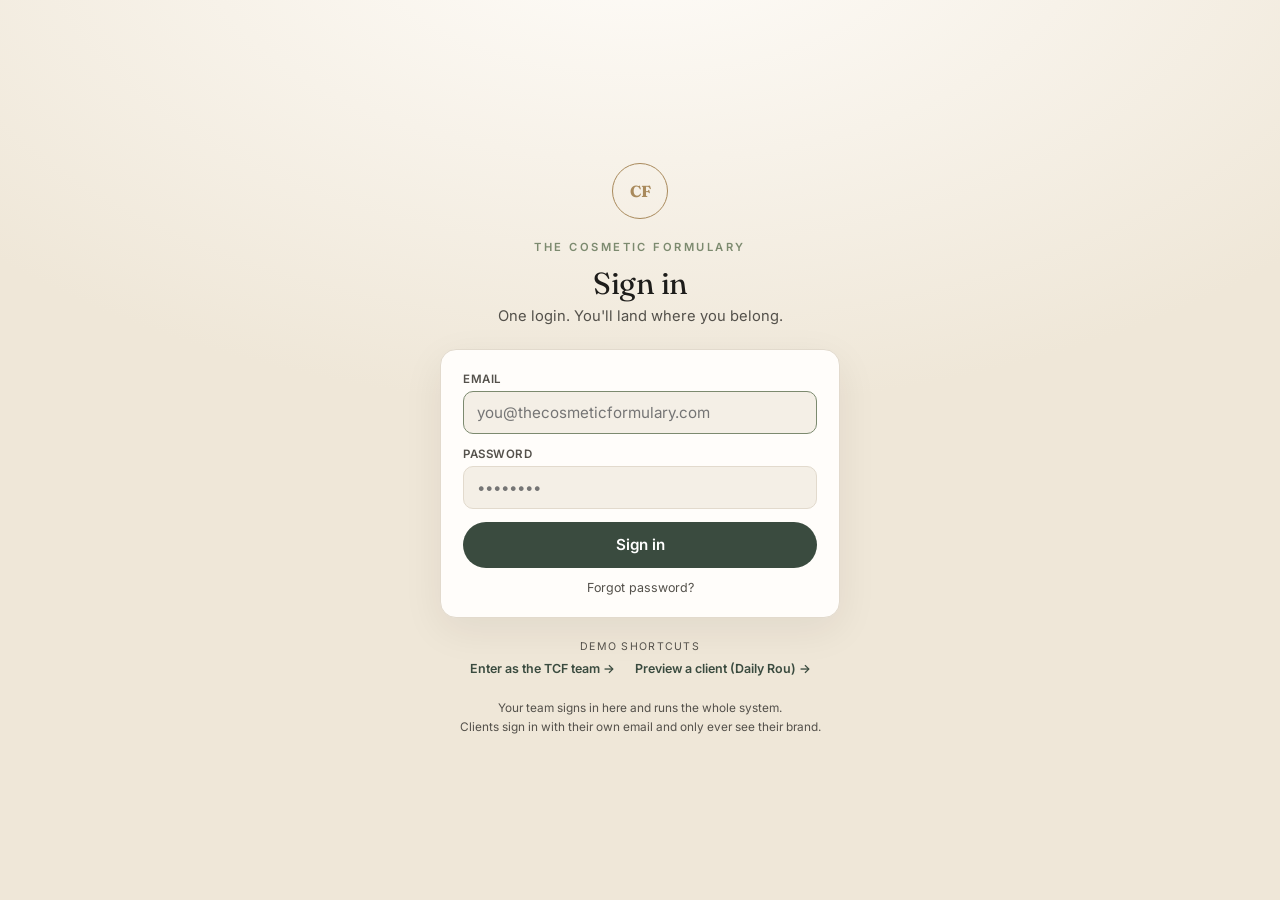
<file: login.html>
<!DOCTYPE html>
<html lang="en">
<head>
<meta charset="UTF-8" />
<meta name="viewport" content="width=device-width, initial-scale=1.0" />
<title>Sign in — The Cosmetic Formulary</title>
<link href="https://fonts.googleapis.com/css2?family=Fraunces:opsz,wght@9..144,400;9..144,500;9..144,600&family=Inter:wght@300;400;500;600;700&display=swap" rel="stylesheet" />
<style>
  :root{--bg:#f4efe6;--bg2:#ece5d9;--ink:#1d1c1a;--soft:#54514b;--line:#e2dacd;--paper:#fffdfa;--accent:#3a4b3f;--accent2:#7c8a6f;--gold:#a98a5c}
  *{box-sizing:border-box;margin:0;padding:0}
  body{font-family:'Inter',system-ui,sans-serif;color:var(--ink);background:radial-gradient(900px 500px at 50% -10%,#fffdfa,#efe7d8);min-height:100vh;display:flex;align-items:center;justify-content:center;padding:34px 18px}
  h1{font-family:'Fraunces',serif;font-weight:400;letter-spacing:-.01em}
  .box{width:100%;max-width:400px;text-align:center}
  .mark{width:56px;height:56px;border:1.6px solid var(--gold);color:var(--gold);border-radius:50%;display:grid;place-items:center;font-size:1rem;font-weight:700;margin:0 auto 16px;font-family:'Fraunces'}
  .eye{font-size:.7rem;letter-spacing:.22em;text-transform:uppercase;color:var(--accent2);font-weight:600}
  h1{font-size:1.9rem;margin:.3em 0 .15em}
  .tag{color:var(--soft);font-size:.92rem;margin-bottom:24px}
  .card{background:var(--paper);border:1px solid var(--line);border-radius:16px;padding:22px;text-align:left;box-shadow:0 12px 40px rgba(40,35,25,.07)}
  label{display:block;font-size:.72rem;text-transform:uppercase;letter-spacing:.05em;color:var(--soft);font-weight:600;margin-bottom:5px}
  input{width:100%;background:var(--bg);border:1px solid var(--line);border-radius:10px;color:var(--ink);padding:11px 13px;font-size:.95rem;font-family:inherit;margin-bottom:13px}
  input:focus{outline:none;border-color:var(--accent2)}
  .btn{width:100%;background:var(--accent);color:#fff;border:none;border-radius:100px;padding:.9em;font-weight:600;font-size:.95rem;cursor:pointer;font-family:inherit}
  .btn:hover{background:var(--ink)}
  .fp{display:block;text-align:center;color:var(--soft);font-size:.78rem;margin-top:12px;text-decoration:none}
  .demo{margin-top:22px;font-size:.78rem;color:var(--soft)}
  .demo .d{font-size:.66rem;letter-spacing:.12em;text-transform:uppercase;margin-bottom:8px}
  .demo a{color:var(--accent);text-decoration:none;font-weight:600;display:inline-block;margin:0 8px;border-bottom:1px solid transparent}
  .demo a:hover{border-bottom-color:var(--accent)}
  .foot{color:var(--soft);font-size:.74rem;margin-top:22px;line-height:1.6}
</style>
</head>
<body>
<div class="box">
  <div class="mark">CF</div>
  <span class="eye">The Cosmetic Formulary</span>
  <h1>Sign in</h1>
  <p class="tag">One login. You'll land where you belong.</p>

  <div class="card">
    <label>Email</label>
    <input id="email" type="email" placeholder="you@thecosmeticformulary.com" autofocus />
    <label>Password</label>
    <input id="pw" type="password" placeholder="••••••••" onkeydown="if(event.key==='Enter')signIn()" />
    <button class="btn" onclick="signIn()">Sign in</button>
    <div id="loginErr" style="display:none;color:#9b2d20;font-size:.82rem;margin-top:10px;text-align:center"></div>
    <a class="fp" href="#" onclick="alert('We\\'ll email a reset link to the address on file. (Hosted version.)');return false;">Forgot password?</a>
  </div>

  <div class="demo">
    <div class="d">Demo shortcuts</div>
    <a href="#" onclick="asTeam();return false;">Enter as the TCF team →</a>
    <a href="#" onclick="asClient();return false;">Preview a client (Daily Rou) →</a>
  </div>

  <div class="foot">Your team signs in here and runs the whole system.<br>Clients sign in with their own email and only ever see their brand.</div>
</div>

<script src="clients-data.js"></script>
<script>
  function setSession(o){ localStorage.setItem('fos_session', JSON.stringify(o)); location.href=o.area; }
  function asTeam(){ setSession({name:'Pauly Lieber', role:'Owner', brand:null, area:'admin.html', id:'owner'}); }
  function asClient(){ setSession({name:'Meredith Baurband', role:'Client', brand:'Daily Rou', area:'client-order.html', id:'dailyrou'}); }
  function showErr(msg){ var el=document.getElementById('loginErr'); el.textContent=msg; el.style.display='block'; }
  function signIn(){
    var e=(document.getElementById('email').value||'').trim().toLowerCase();
    if(!e){ showErr('Enter your email to sign in.'); return; }
    var hit = (typeof TCF_lookup==='function') ? TCF_lookup(e) : null;
    if(hit && hit.type==='client'){
      setSession({ name:hit.client.name, role:'Client', brand:hit.client.brand, area:'client-order.html', id:hit.id });
      return;
    }
    if(hit && hit.type==='staff'){
      setSession({ name:'TCF Team', role:'Owner', brand:null, area:'admin.html', id:'owner' });
      return;
    }
    showErr("We don't recognize that email yet. If you're an approved client, use the address on your account — or contact pauly@thecosmeticformulary.com to get set up.");
  }
</script>
</body>
</html>
</file>
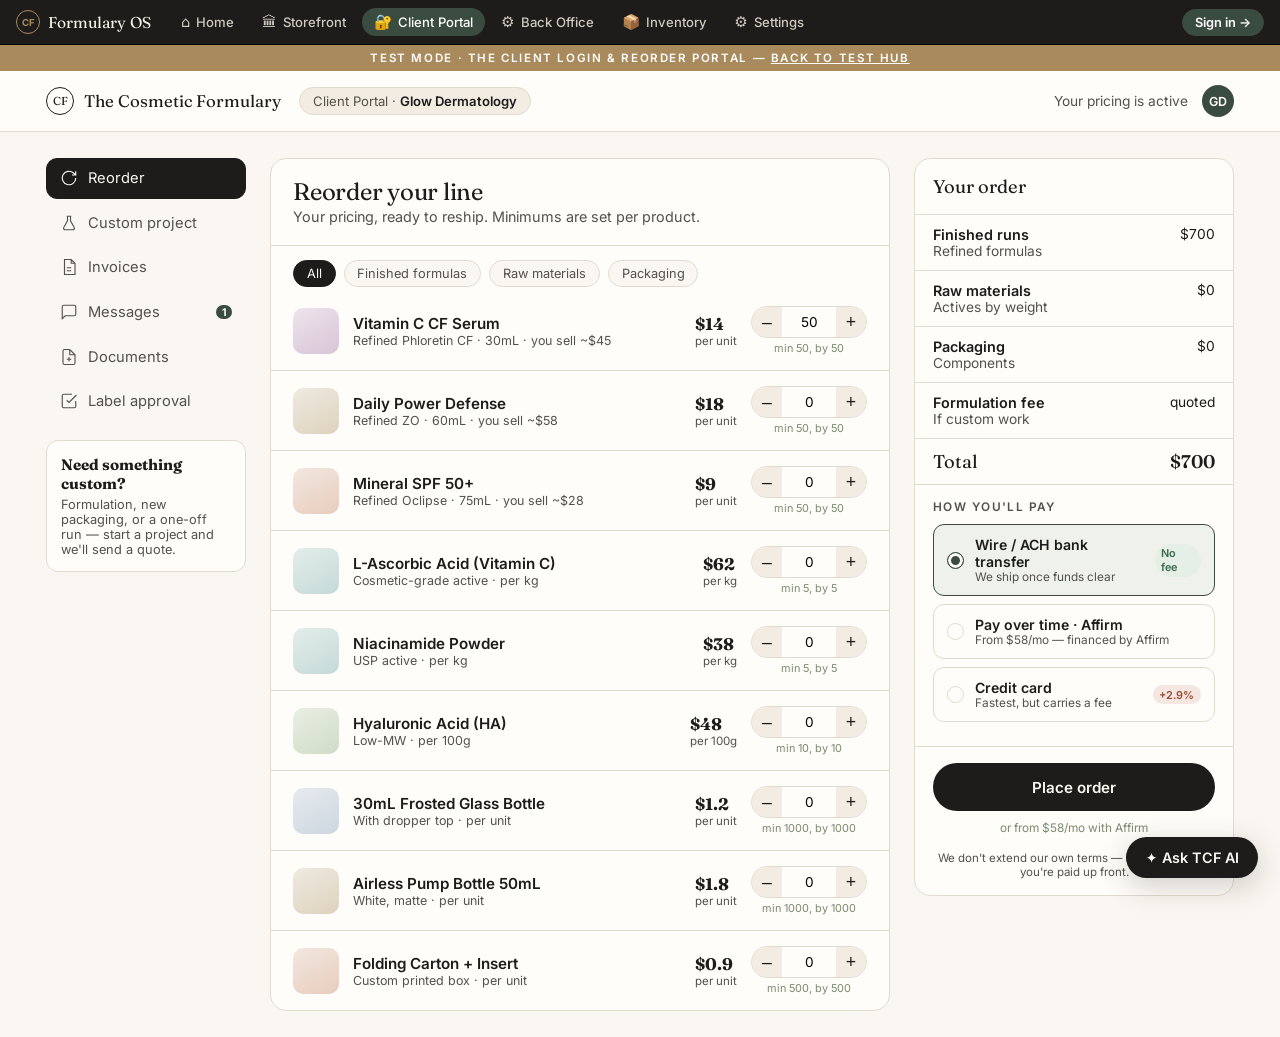
<file: portal.html>
<!DOCTYPE html>
<html lang="en">
<head>
<meta charset="UTF-8" />
<meta name="viewport" content="width=device-width, initial-scale=1.0" />
<title>Client Portal — The Cosmetic Formulary</title>
<link rel="preconnect" href="https://fonts.googleapis.com" />
<link rel="preconnect" href="https://fonts.gstatic.com" crossorigin />
<link href="https://fonts.googleapis.com/css2?family=Fraunces:opsz,wght@9..144,300;9..144,400;9..144,500;9..144,600&family=Inter:wght@300;400;500;600;700&display=swap" rel="stylesheet" />
<style>
  :root{
    --bg:#faf7f2;--bg-2:#f2ece2;--ink:#1d1c1a;--ink-soft:#54514b;--line:#e2dacd;
    --paper:#fffdfa;--accent:#3a4b3f;--accent-2:#7c8a6f;--gold:#a98a5c;
    --ok:#3a6b4a;--warn:#9a6b2f;--radius:16px;--shadow:0 1px 2px rgba(40,35,25,.04),0 12px 40px rgba(40,35,25,.07);
  }
  *{box-sizing:border-box;margin:0;padding:0}
  body{font-family:'Inter',system-ui,sans-serif;color:var(--ink);background:var(--bg);-webkit-font-smoothing:antialiased;font-size:15px}
  h1,h2,h3,h4{font-family:'Fraunces','Times New Roman',serif;font-weight:400;letter-spacing:-.01em;line-height:1.12}
  a{color:inherit;text-decoration:none}
  .demo-flag{background:var(--gold);color:#fff;text-align:center;font-size:.72rem;letter-spacing:.14em;text-transform:uppercase;padding:6px;font-weight:600}

  /* top bar */
  .topbar{background:var(--paper);border-bottom:1px solid var(--line);position:sticky;top:0;z-index:20}
  .topbar .in{max-width:1240px;margin:0 auto;padding:14px 26px;display:flex;align-items:center;gap:18px}
  .brand{display:flex;align-items:center;gap:.6em;font-family:'Fraunces';font-size:1.05rem}
  .brand .mark{width:28px;height:28px;border-radius:50%;border:1.5px solid var(--ink);display:grid;place-items:center;font-size:.72rem}
  .pill{background:var(--bg-2);border:1px solid var(--line);border-radius:100px;padding:.4em 1em;font-size:.82rem;color:var(--ink-soft)}
  .pill b{color:var(--ink);font-weight:600}
  .topbar .acct{margin-left:auto;display:flex;align-items:center;gap:14px;font-size:.86rem;color:var(--ink-soft)}
  .avatar{width:32px;height:32px;border-radius:50%;background:var(--accent);color:#fff;display:grid;place-items:center;font-size:.78rem;font-weight:600}

  .layout{max-width:1240px;margin:0 auto;padding:26px;display:grid;grid-template-columns:200px 1fr 320px;gap:24px;align-items:start}
  @media(max-width:1080px){.layout{grid-template-columns:1fr;gap:18px}.sidenav{display:flex !important;overflow-x:auto}.summary{position:static !important}}

  /* side nav */
  .sidenav{display:flex;flex-direction:column;gap:4px;position:sticky;top:90px}
  .navbtn{display:flex;align-items:center;gap:10px;padding:.7em .9em;border-radius:11px;font-size:.92rem;color:var(--ink-soft);cursor:pointer;border:1px solid transparent;white-space:nowrap;transition:.15s}
  .navbtn svg{width:18px;height:18px}
  .navbtn:hover{background:var(--bg-2)}
  .navbtn.active{background:var(--ink);color:var(--bg);border-color:var(--ink)}
  .sidenav .help{margin-top:14px;padding:14px;border:1px solid var(--line);border-radius:12px;background:var(--paper);font-size:.8rem;color:var(--ink-soft)}
  .sidenav .help b{font-family:'Fraunces';display:block;color:var(--ink);margin-bottom:4px;font-size:.95rem}

  /* main */
  .panel{background:var(--paper);border:1px solid var(--line);border-radius:var(--radius);overflow:hidden}
  .panel .head{padding:20px 22px;border-bottom:1px solid var(--line)}
  .panel .head h2{font-size:1.5rem}
  .panel .head p{color:var(--ink-soft);font-size:.9rem;margin-top:2px}
  .view{display:none}.view.on{display:block}

  /* reorder list */
  .line{display:grid;grid-template-columns:46px 1fr auto auto;gap:14px;align-items:center;padding:15px 22px;border-bottom:1px solid var(--line)}
  .line:last-child{border-bottom:none}
  .thumb{width:46px;height:46px;border-radius:10px}
  .g0{background:linear-gradient(150deg,#e9efe4,#cfdcc6)}.g1{background:linear-gradient(150deg,#f3e7df,#e6cdbd)}
  .g2{background:linear-gradient(150deg,#e6ebef,#cdd6df)}.g3{background:linear-gradient(150deg,#efeae0,#ddd2bd)}
  .g4{background:linear-gradient(150deg,#eee4ec,#d8c4d6)}.g5{background:linear-gradient(150deg,#e3edec,#c4dad6)}
  .line .t{font-weight:600;font-size:.95rem}
  .line .sub{font-size:.78rem;color:var(--ink-soft)}
  .line .price b{font-family:'Fraunces';font-size:1.05rem}
  .line .price span{font-size:.72rem;color:var(--ink-soft);display:block}
  .stepper{display:flex;align-items:center;border:1px solid var(--line);border-radius:100px;overflow:hidden}
  .stepper button{width:30px;height:30px;border:none;background:var(--bg-2);font-size:1.1rem;cursor:pointer;color:var(--ink)}
  .stepper input{width:54px;text-align:center;border:none;font-family:inherit;font-size:.85rem;background:var(--paper)}
  .moqnote{font-size:.68rem;color:var(--accent-2);text-align:center;margin-top:3px}

  /* project form */
  .form{padding:22px}
  .form .grp{margin-bottom:18px}
  .form label{display:block;font-size:.82rem;font-weight:600;margin-bottom:6px}
  .form input,.form select,.form textarea{width:100%;padding:.7em .9em;border:1px solid var(--line);border-radius:10px;font-family:inherit;font-size:.9rem;background:var(--bg)}
  .form textarea{min-height:90px;resize:vertical}
  .ptypes{display:grid;grid-template-columns:repeat(3,1fr);gap:10px}
  .ptype{border:1px solid var(--line);border-radius:12px;padding:14px;cursor:pointer;transition:.15s;background:var(--bg)}
  .ptype:hover{border-color:var(--ink)}
  .ptype.sel{border-color:var(--accent);background:#eef2ea}
  .ptype b{font-family:'Fraunces';font-size:1rem;display:block;margin-bottom:3px}
  .ptype span{font-size:.76rem;color:var(--ink-soft)}
  .feenote{background:var(--bg-2);border:1px solid var(--line);border-radius:10px;padding:12px 14px;font-size:.82rem;color:var(--ink-soft);margin-top:6px}

  /* invoices */
  .inv{display:grid;grid-template-columns:1fr auto auto auto;gap:14px;align-items:center;padding:15px 22px;border-bottom:1px solid var(--line);font-size:.9rem}
  .inv:last-child{border:none}
  .inv .id{font-weight:600}.inv .meta{font-size:.76rem;color:var(--ink-soft)}
  .badge{font-size:.7rem;font-weight:600;padding:.3em .7em;border-radius:100px;text-transform:uppercase;letter-spacing:.05em}
  .b-paid{background:#e6efe7;color:var(--ok)}
  .b-wire{background:#f4ead8;color:var(--warn)}
  .b-fin{background:#e7ecf2;color:#3a4f6b}
  .inv .amt{font-family:'Fraunces';font-size:1.05rem}
  .paybtn{font-size:.78rem;border:1px solid var(--ink);border-radius:100px;padding:.4em .9em;cursor:pointer;background:none}
  .paybtn:hover{background:var(--ink);color:var(--bg)}

  /* summary sidebar */
  .summary{position:sticky;top:90px;background:var(--paper);border:1px solid var(--line);border-radius:var(--radius);overflow:hidden}
  .summary .h{padding:16px 18px;border-bottom:1px solid var(--line);font-family:'Fraunces';font-size:1.15rem}
  .sitem{display:flex;justify-content:space-between;padding:11px 18px;font-size:.86rem;border-bottom:1px solid var(--line)}
  .sitem .l{color:var(--ink-soft)}.sitem .l b{color:var(--ink);font-weight:600;display:block;font-size:.9rem}
  .sitem.tot{font-family:'Fraunces';font-size:1.15rem}
  .sitem.tot b{font-weight:600}
  .pay{padding:16px 18px;border-bottom:1px solid var(--line)}
  .pay h4{font-family:'Inter';font-size:.74rem;letter-spacing:.12em;text-transform:uppercase;color:var(--ink-soft);font-weight:600;margin-bottom:10px}
  .payopt{display:flex;align-items:center;gap:11px;border:1px solid var(--line);border-radius:11px;padding:11px 13px;margin-bottom:8px;cursor:pointer;transition:.15s}
  .payopt:hover{border-color:var(--accent-2)}
  .payopt.sel{border-color:var(--accent);background:#eef2ea}
  .payopt .radio{width:17px;height:17px;border-radius:50%;border:1.5px solid var(--line);flex:none}
  .payopt.sel .radio{border-color:var(--accent);background:var(--accent);box-shadow:inset 0 0 0 3px var(--paper)}
  .payopt .pt{font-weight:600;font-size:.88rem}
  .payopt .pd{font-size:.74rem;color:var(--ink-soft)}
  .payopt .tag{margin-left:auto;font-size:.68rem;font-weight:600;padding:.25em .6em;border-radius:100px}
  .tag-free{background:#e6efe7;color:var(--ok)}
  .tag-fee{background:#f4e6e0;color:#9a4a2f}
  .placebtn{margin:16px 18px;display:block;width:calc(100% - 36px);text-align:center;background:var(--ink);color:var(--bg);border:none;border-radius:100px;padding:.95em;font-family:inherit;font-size:.95rem;font-weight:600;cursor:pointer;transition:.2s}
  .placebtn:hover{background:var(--accent)}
  .finhint{font-size:.74rem;color:var(--accent-2);text-align:center;padding:0 18px 16px;margin-top:-6px}
  .noterm{font-size:.72rem;color:var(--ink-soft);text-align:center;padding:0 18px 16px}
</style>
</head>
<body>
<div class="demo-flag">Test mode · the client login &amp; reorder portal — <a href="start.html" style="color:#fff;text-decoration:underline">back to test hub</a></div>

<div class="topbar">
  <div class="in">
    <a class="brand" href="index.html"><span class="mark">CF</span> The Cosmetic Formulary</a>
    <span class="pill">Client Portal · <b>Glow Dermatology</b></span>
    <div class="acct">
      <span>Your pricing is active</span>
      <span class="avatar">GD</span>
    </div>
  </div>
</div>

<div class="layout">
  <!-- SIDE NAV -->
  <div class="sidenav">
    <div class="navbtn active" data-v="reorder"><svg viewBox="0 0 24 24" fill="none" stroke="currentColor" stroke-width="1.5"><path d="M21 12a9 9 0 1 1-3-6.7L21 8M21 3v5h-5"/></svg> Reorder</div>
    <div class="navbtn" data-v="project"><svg viewBox="0 0 24 24" fill="none" stroke="currentColor" stroke-width="1.5"><path d="M9 3h6M10 3v6l-5 9a2 2 0 0 0 2 3h10a2 2 0 0 0 2-3l-5-9V3"/></svg> Custom project</div>
    <div class="navbtn" data-v="invoices"><svg viewBox="0 0 24 24" fill="none" stroke="currentColor" stroke-width="1.5"><path d="M6 2h9l5 5v15H6zM15 2v5h5M9 13h6M9 17h6"/></svg> Invoices</div>
    <div class="navbtn" data-v="messages"><svg viewBox="0 0 24 24" fill="none" stroke="currentColor" stroke-width="1.5"><path d="M21 15a2 2 0 0 1-2 2H7l-4 4V5a2 2 0 0 1 2-2h14a2 2 0 0 1 2 2z"/></svg> Messages<span style="margin-left:auto;background:var(--accent);color:#fff;font-size:.66rem;font-weight:700;border-radius:100px;padding:.05em .5em">1</span></div>
    <div class="navbtn" data-v="documents"><svg viewBox="0 0 24 24" fill="none" stroke="currentColor" stroke-width="1.5"><path d="M13 2H6a2 2 0 0 0-2 2v16a2 2 0 0 0 2 2h12a2 2 0 0 0 2-2V9zM13 2v7h7M12 18v-6M9 15h6"/></svg> Documents</div>
    <div class="navbtn" data-v="labels"><svg viewBox="0 0 24 24" fill="none" stroke="currentColor" stroke-width="1.5"><path d="M9 11l3 3L22 4M21 12v7a2 2 0 0 1-2 2H5a2 2 0 0 1-2-2V5a2 2 0 0 1 2-2h11"/></svg> Label approval</div>
    <div class="help"><b>Need something custom?</b>Formulation, new packaging, or a one-off run — start a project and we'll send a quote.</div>
  </div>

  <!-- MAIN -->
  <div>
    <!-- REORDER -->
    <div class="view on" id="v-reorder">
      <div class="panel">
        <div class="head"><h2>Reorder your line</h2><p>Your pricing, ready to reship. Minimums are set per product.</p></div>
        <div id="reorderList"></div>
      </div>
    </div>

    <!-- PROJECT -->
    <div class="view" id="v-project">
      <div class="panel">
        <div class="head"><h2>Start a custom project</h2><p>Tell us what you need. We scope it, send a quote, and you approve before anything is charged.</p></div>
        <div class="form">
          <div class="grp">
            <label>What kind of project?</label>
            <div class="ptypes" style="grid-template-columns:repeat(2,1fr)">
              <div class="ptype sel" data-pt="formulation"><b>New formulation</b><span>Develop or refine a formula to your brief</span></div>
              <div class="ptype" data-pt="contractmfg"><b>Contract manufacturing</b><span>Bring your own formula; we make it at scale</span></div>
              <div class="ptype" data-pt="packaging"><b>Packaging &amp; components</b><span>Bottles, tops, jars, boxes, decoration</span></div>
              <div class="ptype" data-pt="run"><b>Production run</b><span>Manufacture an existing formula</span></div>
            </div>
          </div>
          <div class="grp" id="feeBox">
            <div class="feenote" id="feeText">A <b>formulation development fee</b> covers chemist time, sampling, and stability. It's quoted up front and credited toward your first production run.</div>
          </div>
          <div class="grp"><label>Reference product or brief</label><input placeholder="e.g. Refine our Vitamin C serum / match SkinCeuticals Phloretin CF" /></div>
          <div class="grp"><label>Estimated annual volume</label>
            <select><option>Under 500 units</option><option>500 – 2,000 units</option><option>2,000 – 10,000 units</option><option>10,000+ units</option></select>
          </div>
          <div class="grp"><label>Notes</label><textarea placeholder="Actives you want, packaging preferences, timing, anything else…"></textarea></div>
          <button class="placebtn" style="margin:0;width:100%" onclick="alert('On the real build this creates a quote request in your Shopify back office for your team to price.')">Request a quote →</button>
        </div>
      </div>
    </div>

    <!-- INVOICES -->
    <div class="view" id="v-invoices">
      <div class="panel">
        <div class="head"><h2>Invoices &amp; orders</h2><p>Pay by wire/ACH with no fees, or finance over time. We ship once payment clears.</p></div>
        <div class="inv"><div><div class="id">#TCF-1042</div><div class="meta">Production run · 250 units · Jun 1</div></div><span class="badge b-wire">Wire pending</span><span class="amt">$3,500</span><button class="paybtn">Pay now</button></div>
        <div class="inv"><div><div class="id">#TCF-1039</div><div class="meta">Formulation fee + bottles · May 18</div></div><span class="badge b-fin">Financed · Affirm</span><span class="amt">$6,200</span><button class="paybtn">View</button></div>
        <div class="inv"><div><div class="id">#TCF-1031</div><div class="meta">Production run · 500 units · Apr 22</div></div><span class="badge b-paid">Paid · Wire</span><span class="amt">$7,000</span><button class="paybtn">Reorder</button></div>
        <div class="inv"><div><div class="id">#TCF-1024</div><div class="meta">Packaging · 1,000 bottles · Apr 3</div></div><span class="badge b-paid">Paid · Wire</span><span class="amt">$2,400</span><button class="paybtn">View</button></div>
      </div>
    </div>

    <!-- MESSAGES -->
    <div class="view" id="v-messages">
      <div class="panel">
        <div class="head"><h2>Messages</h2><p>Talk straight to your TCF team — questions, approvals, anything.</p></div>
        <div class="chatlog" id="chatlog">
          <div class="bubble them"><div class="who">Rashell · TCF</div>Hi Glow Derm! Your Vitamin C label v3 is back from Intertek and cleared — it's waiting for your sign-off under Label approval whenever you're ready.</div>
          <div class="bubble you">Great — and can we add the airless bottle to our next run?</div>
          <div class="bubble them"><div class="who">Rashell · TCF</div>Absolutely. I'll add 250 of the 50mL airless to the quote and send it over today.</div>
        </div>
        <div class="chatbar"><input id="msgInput" placeholder="Message your TCF team…" onkeydown="if(event.key==='Enter')sendMsg()" /><button onclick="sendMsg()">Send</button></div>
      </div>
      <div class="note" style="margin:14px 0 0">💡 In real Shopify: a support-chat app (Gorgias) or the B2B app's messaging — threaded to your back office.</div>
    </div>

    <!-- DOCUMENTS -->
    <div class="view" id="v-documents">
      <div class="panel">
        <div class="head"><h2>Documents</h2><p>Upload your brand assets, label artwork, and compliance files — we pull straight from here.</p></div>
        <div style="padding:18px">
          <div class="dropzone" onclick="fakeUpload()">⬆&nbsp; Drag files here or click to upload<br><small>Logos, label artwork, COAs, agreements · PDF / AI / PNG / DOCX</small></div>
          <div class="doclist" id="doclist">
            <div class="docrow"><div class="di">🖼️</div><div><div class="dn">Glow-Derm-Logo.ai</div><div class="dm">Brand asset · 2.1 MB</div></div><span class="ds" style="background:#e6efe7;color:var(--ok)">Approved</span></div>
            <div class="docrow"><div class="di">🏷️</div><div><div class="dn">VitC-Serum-Label-v3.pdf</div><div class="dm">Label artwork · 4.8 MB</div></div><span class="ds" style="background:#f4ead8;color:var(--warn)">In review</span></div>
            <div class="docrow"><div class="di">📄</div><div><div class="dn">Batch-COA-VC002.pdf</div><div class="dm">Compliance · 0.6 MB</div></div><span class="ds" style="background:#e6efe7;color:var(--ok)">Received</span></div>
          </div>
        </div>
      </div>
      <div class="note" style="margin:14px 0 0">💡 In real Shopify: a customer-portal / file-upload app stores these against your account; your team sees them in the back office.</div>
    </div>

    <!-- LABEL APPROVAL -->
    <div class="view" id="v-labels">
      <div class="panel">
        <div class="head"><h2>Label approval</h2><p>Review, get third-party compliance sign-off, and approve — then your line is production-locked.</p></div>
        <div style="padding:18px">
          <div class="lblcard">
            <div class="lblproof">🏷️&nbsp; Vitamin C Serum — Label artwork v3 (preview)</div>
            <div class="lblsteps">
              <span class="st done">1 · Submitted ✓</span>
              <span class="st done">2 · Intertek review ✓</span>
              <span class="st now" id="lblStep3">3 · Your approval</span>
              <span class="st" id="lblStep4">4 · Locked for production</span>
            </div>
            <div class="intertek">✓&nbsp;<div><b>Intertek compliance review: PASSED.</b> INCI order, net contents, claims substantiation &amp; MoCRA label elements verified by an accredited third party. Ref&nbsp;INT-4821.</div></div>
            <div class="signbox" id="signbox">
              <label><input type="checkbox" id="lblAgree" /> I approve this label artwork and confirm all claims, ingredient (INCI) declarations, and regulatory content are accurate and compliant. I accept responsibility for the approved label and release The Cosmetic Formulary from liability for its content.</label>
              <input type="text" id="lblName" placeholder="Type your full name to sign" />
              <button onclick="approveLabel()">Approve &amp; lock label</button>
            </div>
            <div class="indem"><b>Why this exists:</b> your sign-off, backed by Intertek's independent review, creates a recorded approval that places responsibility for label content with you, the brand owner — indemnifying The Cosmetic Formulary. Nothing goes to print until you've signed.</div>
          </div>
        </div>
      </div>
    </div>
  </div>

  <!-- SUMMARY -->
  <div class="summary">
    <div class="h">Your order</div>
    <div class="sitem"><span class="l"><b>Finished runs</b>Refined formulas</span><span id="sRun">$0</span></div>
    <div class="sitem"><span class="l"><b>Raw materials</b>Actives by weight</span><span id="sRaw">$0</span></div>
    <div class="sitem"><span class="l"><b>Packaging</b>Components</span><span id="sPack">$0</span></div>
    <div class="sitem"><span class="l"><b>Formulation fee</b>If custom work</span><span>quoted</span></div>
    <div class="sitem tot"><span>Total</span><b id="sTotal">$0</b></div>
    <div class="pay">
      <h4>How you'll pay</h4>
      <div class="payopt sel" data-pay="wire"><span class="radio"></span><div><div class="pt">Wire / ACH bank transfer</div><div class="pd">We ship once funds clear</div></div><span class="tag tag-free">No fee</span></div>
      <div class="payopt" data-pay="affirm"><span class="radio"></span><div><div class="pt">Pay over time · Affirm</div><div class="pd" id="affirmHint">Financed by Affirm — you're charged nothing extra</div></div></div>
      <div class="payopt" data-pay="card"><span class="radio"></span><div><div class="pt">Credit card</div><div class="pd">Fastest, but carries a fee</div></div><span class="tag tag-fee">+2.9%</span></div>
    </div>
    <button class="placebtn" onclick="alert('On the real build this places the order in your Shopify and sends the wire details or financing link.')">Place order</button>
    <div class="finhint" id="finLine"></div>
    <div class="noterm">We don't extend our own terms — a bank does, so you're paid up front.</div>
  </div>
</div>

<script>
// customer-specific your pricing (what a B2B app serves on login)
// cat: finished | raw | packaging   ·   unit label varies by type
const ITEMS = [
  {n:"Vitamin C CF Serum",sub:"Refined Phloretin CF · 30mL · you sell ~$45",cat:"finished",g:"g4",w:14,unit:"unit",moq:50,qty:50},
  {n:"Daily Power Defense",sub:"Refined ZO · 60mL · you sell ~$58",cat:"finished",g:"g3",w:18,unit:"unit",moq:50,qty:0},
  {n:"Mineral SPF 50+",sub:"Refined Oclipse · 75mL · you sell ~$28",cat:"finished",g:"g1",w:9,unit:"unit",moq:50,qty:0},
  {n:"L-Ascorbic Acid (Vitamin C)",sub:"Cosmetic-grade active · per kg",cat:"raw",g:"g5",w:62,unit:"kg",moq:5,qty:0},
  {n:"Niacinamide Powder",sub:"USP active · per kg",cat:"raw",g:"g5",w:38,unit:"kg",moq:5,qty:0},
  {n:"Hyaluronic Acid (HA)",sub:"Low-MW · per 100g",cat:"raw",g:"g0",w:48,unit:"100g",moq:10,qty:0},
  {n:"30mL Frosted Glass Bottle",sub:"With dropper top · per unit",cat:"packaging",g:"g2",w:1.2,unit:"unit",moq:1000,qty:0},
  {n:"Airless Pump Bottle 50mL",sub:"White, matte · per unit",cat:"packaging",g:"g3",w:1.8,unit:"unit",moq:1000,qty:0},
  {n:"Folding Carton + Insert",sub:"Custom printed box · per unit",cat:"packaging",g:"g1",w:0.9,unit:"unit",moq:500,qty:0}
];
const CATS={finished:"Finished formulas",raw:"Raw materials",packaging:"Packaging"};
let filter="all";
const $=s=>document.querySelector(s);
const money=n=>"$"+(Math.round(n*100)/100).toLocaleString();

function renderList(){
  const list=$("#reorderList");
  const chips=`<div style="display:flex;gap:8px;flex-wrap:wrap;padding:14px 22px 4px">
    ${["all","finished","raw","packaging"].map(c=>`<button class="fchip" data-f="${c}" style="border:1px solid ${filter===c?'var(--ink)':'var(--line)'};background:${filter===c?'var(--ink)':'var(--bg)'};color:${filter===c?'var(--bg)':'var(--ink-soft)'};padding:.4em 1em;border-radius:100px;font-size:.8rem;font-family:inherit;cursor:pointer">${c==="all"?"All":CATS[c]}</button>`).join("")}
  </div>`;
  const rows=ITEMS.map((it,i)=>({it,i})).filter(({it})=>filter==="all"||it.cat===filter).map(({it,i})=>`
    <div class="line">
      <div class="thumb ${it.g}"></div>
      <div><div class="t">${it.n}</div><div class="sub">${it.sub}</div></div>
      <div class="price"><b>$${it.w}</b><span>per ${it.unit}</span></div>
      <div>
        <div class="stepper">
          <button onclick="bump(${i},${-it.moq})">–</button>
          <input id="q${i}" value="${it.qty}" readonly />
          <button onclick="bump(${i},${it.moq})">+</button>
        </div>
        <div class="moqnote">min ${it.moq}, by ${it.moq}</div>
      </div>
    </div>`).join("");
  list.innerHTML=chips+rows;
  list.querySelectorAll('.fchip').forEach(b=>b.onclick=()=>{filter=b.dataset.f;renderList();});
}
renderList();

window.bump=(i,by)=>{
  let q=ITEMS[i].qty+by;
  if(q<0)q=0;
  if(q>0&&q<ITEMS[i].moq)q=ITEMS[i].moq;
  ITEMS[i].qty=q; $("#q"+i).value=q; recalc();
};
function recalc(){
  const sum=c=>ITEMS.filter(it=>it.cat===c).reduce((s,it)=>s+it.qty*it.w,0);
  const run=sum("finished"),raw=sum("raw"),pack=sum("packaging");
  const total=run+raw+pack;
  $("#sRun").textContent=money(run);
  $("#sRaw").textContent=money(raw);
  $("#sPack").textContent=money(pack);
  $("#sTotal").textContent=money(total);
  const mo=Math.round(total/12);
  $("#finLine").textContent= total>0 ? `or from ${money(mo)}/mo with Affirm` : "";
  $("#affirmHint").textContent= total>0 ? `From ${money(mo)}/mo — financed by Affirm` : "Financed by Affirm — you're charged nothing extra";
}
recalc();

// nav
document.querySelectorAll('.navbtn').forEach(b=>b.onclick=()=>{
  document.querySelectorAll('.navbtn').forEach(x=>x.classList.remove('active'));
  b.classList.add('active');
  document.querySelectorAll('.view').forEach(v=>v.classList.remove('on'));
  $("#v-"+b.dataset.v).classList.add('on');
});
// project type
const FEES={
  formulation:"A <b>formulation development fee</b> covers chemist time, sampling, and stability. Quoted up front, credited toward your first production run.",
  contractmfg:"<b>Contract manufacturing</b> — bring us your own approved formula and we batch, fill, label, and finish it at scale. Priced per unit by volume; raw materials and packaging quoted separately or supplied by you.",
  packaging:"<b>Packaging &amp; components</b> are sourced and quoted per item — bottles, tops, jars, boxes, and decoration. Bought independently of any run.",
  run:"A <b>production run</b> manufactures an existing, approved formula at your per-unit your price. No development fee."
};
document.querySelectorAll('.ptype').forEach(p=>p.onclick=()=>{
  document.querySelectorAll('.ptype').forEach(x=>x.classList.remove('sel'));
  p.classList.add('sel');
  $("#feeText").innerHTML=FEES[p.dataset.pt];
});
// payment select
document.querySelectorAll('.payopt').forEach(o=>o.onclick=()=>{
  document.querySelectorAll('.payopt').forEach(x=>x.classList.remove('sel'));
  o.classList.add('sel');
});
</script>

<style>
  /* messenger */
  .chatlog{max-height:400px;overflow-y:auto;padding:18px;display:flex;flex-direction:column;gap:10px}
  .bubble{max-width:78%;padding:10px 14px;border-radius:15px;font-size:.9rem;line-height:1.42}
  .bubble.them{background:var(--bg-2);align-self:flex-start;border-bottom-left-radius:4px}
  .bubble.you{background:var(--accent);color:#fff;align-self:flex-end;border-bottom-right-radius:4px}
  .bubble .who{font-size:.68rem;opacity:.7;margin-bottom:3px;font-weight:600}
  .chatbar{display:flex;gap:8px;padding:14px 18px;border-top:1px solid var(--line)}
  .chatbar input{flex:1;padding:.7em .95em;border:1px solid var(--line);border-radius:100px;font-family:inherit;font-size:.9rem;background:var(--bg)}
  .chatbar button{background:var(--ink);color:#fff;border:none;border-radius:100px;padding:0 1.4em;font-weight:600;cursor:pointer;font-family:inherit}
  /* documents */
  .dropzone{border:2px dashed var(--line);border-radius:14px;padding:34px;text-align:center;color:var(--ink-soft);cursor:pointer;font-size:.95rem;line-height:1.7;transition:.15s}
  .dropzone:hover{border-color:var(--accent-2);background:var(--bg-2)}
  .dropzone small{font-size:.74rem}
  .doclist{margin-top:16px;display:flex;flex-direction:column;gap:8px}
  .docrow{display:flex;align-items:center;gap:12px;padding:11px 14px;border:1px solid var(--line);border-radius:11px;font-size:.88rem}
  .docrow .di{width:32px;height:32px;border-radius:8px;background:var(--bg-2);display:grid;place-items:center;flex:none}
  .docrow .dn{font-weight:600}.docrow .dm{font-size:.73rem;color:var(--ink-soft)}
  .docrow .ds{margin-left:auto;font-size:.68rem;font-weight:600;padding:.28em .7em;border-radius:100px;white-space:nowrap}
  /* label approval */
  .lblcard{border:1px solid var(--line);border-radius:14px;overflow:hidden}
  .lblproof{background:var(--bg-2);height:140px;display:grid;place-items:center;color:var(--ink-soft);font-size:.92rem;border-bottom:1px solid var(--line)}
  .lblsteps{display:flex;flex-wrap:wrap;gap:7px;padding:14px 16px;border-bottom:1px solid var(--line)}
  .lblsteps .st{padding:.32em .8em;border-radius:100px;background:var(--bg-2);color:var(--ink-soft);font-size:.76rem;font-weight:600}
  .lblsteps .st.done{background:#e6efe7;color:var(--ok)}
  .lblsteps .st.now{background:#f4ead8;color:var(--warn)}
  .intertek{display:flex;gap:8px;align-items:flex-start;padding:14px 16px;font-size:.84rem;color:var(--ink-soft);border-bottom:1px solid var(--line);background:#eef2ea}
  .intertek b{color:var(--ink)}
  .signbox{padding:16px}
  .signbox label{display:flex;gap:10px;font-size:.82rem;color:var(--ink-soft);margin-bottom:12px;line-height:1.45;cursor:pointer}
  .signbox label input{margin-top:3px;flex:none}
  .signbox input[type=text]{width:100%;padding:.7em .9em;border:1px solid var(--line);border-radius:10px;margin-bottom:12px;font-family:inherit;font-size:.9rem;background:var(--bg)}
  .signbox button{background:var(--accent);color:#fff;border:none;border-radius:100px;padding:.8em 1.6em;font-weight:600;cursor:pointer;font-family:inherit}
  .signed{padding:16px;background:#eef2ea;font-size:.88rem;color:var(--ok);font-weight:600}
  .indem{font-size:.77rem;color:var(--ink-soft);background:var(--bg-2);padding:13px 16px;border-top:1px solid var(--line);line-height:1.5}
  .indem b{color:var(--ink)}
  /* AI assistant */
  .aibubble{position:fixed;bottom:22px;right:22px;background:var(--ink);color:var(--bg);padding:.85em 1.35em;border-radius:100px;font-weight:600;font-size:.9rem;cursor:pointer;box-shadow:0 8px 30px rgba(40,35,25,.22);z-index:60;display:flex;align-items:center;gap:8px}
  .aipanel{position:fixed;bottom:22px;right:22px;width:370px;max-width:calc(100vw - 32px);height:500px;max-height:calc(100vh - 44px);background:var(--paper);border:1px solid var(--line);border-radius:18px;box-shadow:0 20px 56px rgba(40,35,25,.26);display:none;flex-direction:column;overflow:hidden;z-index:61}
  .aipanel.open{display:flex}.aibubble.hide{display:none}
  .aihead{background:var(--accent);color:#fff;padding:14px 16px;display:flex;justify-content:space-between;align-items:center}
  .aihead .t{font-family:'Fraunces';font-size:1.1rem}.aihead .t small{font-family:'Inter';font-size:.66rem;opacity:.8;display:block;letter-spacing:.05em}
  .aihead .x{cursor:pointer;opacity:.85;font-size:1.1rem}
  .ailog{flex:1;overflow-y:auto;padding:16px;display:flex;flex-direction:column;gap:10px;background:var(--bg)}
  .aibar{display:flex;gap:8px;padding:12px;border-top:1px solid var(--line)}
  .aibar input{flex:1;padding:.62em .85em;border:1px solid var(--line);border-radius:100px;font-family:inherit;font-size:.88rem;background:var(--bg)}
  .aibar button{background:var(--accent);color:#fff;border:none;border-radius:50%;width:38px;height:38px;cursor:pointer;font-size:1.1rem;flex:none}
  .aifoot{font-size:.66rem;color:var(--ink-soft);text-align:center;padding:8px 10px;background:var(--paper)}
  .qchip{font-size:.74rem;border:1px solid var(--line);background:var(--paper);border-radius:100px;padding:.3em .7em;cursor:pointer;color:var(--ink-soft)}
</style>

<!-- AI ASSISTANT -->
<div class="aibubble" id="aibubble" onclick="toggleAI()">✦ Ask TCF AI</div>
<div class="aipanel" id="aipanel">
  <div class="aihead"><div class="t">TCF Assistant<small>Trained on your knowledge base</small></div><span class="x" onclick="toggleAI()">✕</span></div>
  <div class="ailog" id="ailog">
    <div class="bubble them">Hi! I'm your TCF assistant. Ask me anything about minimums, lead times, pricing, ingredients, or how a project works.</div>
    <div style="display:flex;gap:6px;flex-wrap:wrap">
      <span class="qchip" onclick="askAI('What is the minimum order?')">Minimum order?</span>
      <span class="qchip" onclick="askAI('How long is the lead time?')">Lead time?</span>
      <span class="qchip" onclick="askAI('How do I pay?')">How do I pay?</span>
    </div>
  </div>
  <div class="aibar"><input id="aiInput" placeholder="Ask about MOQs, lead times, pricing…" onkeydown="if(event.key==='Enter')askAI()" /><button onclick="askAI()">→</button></div>
  <div class="aifoot">⚡ Powered by the Claude API · answers only from TCF's curated knowledge — it never guesses</div>
</div>

<script>
  // ---- Messenger ----
  var TCF_INBOX='sales@thecosmeticformulary.com';
  var WEB3FORMS_KEY=''; // paste a free Web3Forms access key (registered to sales@) to deliver silently, no server
  function routeToInbox(text){
    var who=''; try{ var s=JSON.parse(localStorage.getItem('fos_session'))||{}; who=(s.name||'')+(s.brand?(' \u2014 '+s.brand):''); }catch(e){}
    var subject='Portal message'+(who?(' from '+who):'');
    if(WEB3FORMS_KEY){
      fetch('https://api.web3forms.com/submit',{method:'POST',headers:{'Content-Type':'application/json'},body:JSON.stringify({access_key:WEB3FORMS_KEY,subject:subject,from_name:who||'Client Portal',message:text})}).catch(function(){});
    } else {
      window.location.href='mailto:'+TCF_INBOX+'?subject='+encodeURIComponent(subject)+'&body='+encodeURIComponent(text);
    }
  }
  function sendMsg(){
    var i=document.getElementById('msgInput'),v=i.value.trim();if(!v)return;
    var log=document.getElementById('chatlog');
    log.insertAdjacentHTML('beforeend','<div class="bubble you">'+esc(v)+'</div>');
    i.value='';log.scrollTop=log.scrollHeight;
    routeToInbox(v);
    setTimeout(function(){log.insertAdjacentHTML('beforeend','<div class="bubble them"><div class="who">Rashell \u00b7 TCF</div>Sent to your TCF team at '+TCF_INBOX+' \u2014 we\u2019ll reply by email and right here.</div>');log.scrollTop=log.scrollHeight;},700);
  }
  // ---- Documents ----
  var upCount=0;var upNames=['Brand-Guidelines.pdf','Label-Artwork-v4.ai','Ingredient-Brief.docx','Pantone-Spec.pdf'];
  function fakeUpload(){
    var list=document.getElementById('doclist');
    var name=upNames[upCount%upNames.length];upCount++;
    var row=document.createElement('div');row.className='docrow';
    row.innerHTML='<div class="di">⬆️</div><div><div class="dn">'+name+'</div><div class="dm">Uploading…</div></div><span class="ds" style="background:#eee9e0;color:var(--ink-soft)">…</span>';
    list.insertBefore(row,list.firstChild);
    setTimeout(function(){row.querySelector('.dm').textContent='Just now · uploaded';row.querySelector('.ds').style.background='#e6efe7';row.querySelector('.ds').style.color='var(--ok)';row.querySelector('.ds').textContent='Uploaded';},800);
  }
  // ---- Label approval (indemnity) ----
  function approveLabel(){
    if(!document.getElementById('lblAgree').checked){alert('Please check the approval & responsibility box first.');return;}
    var name=document.getElementById('lblName').value.trim();
    if(!name){alert('Please type your full name to sign.');return;}
    document.getElementById('lblStep3').className='st done';document.getElementById('lblStep3').textContent='3 · Approved ✓';
    document.getElementById('lblStep4').className='st done';document.getElementById('lblStep4').textContent='4 · Locked ✓';
    var d=new Date();
    document.getElementById('signbox').outerHTML='<div class="signed">✓ Approved &amp; locked by '+esc(name)+' · '+d.toLocaleString()+'. Responsibility for label content recorded to your account — TCF released. A signed PDF is filed to both portals.</div>';
  }
  // ---- AI assistant ----
  function toggleAI(){var p=document.getElementById('aipanel'),b=document.getElementById('aibubble');p.classList.toggle('open');b.classList.toggle('hide',p.classList.contains('open'));}
  var KB=[
    {k:['minimum','moq','smallest','how many','50','units to start'],a:"Your minimum is just <b>50 units</b> per product — one of the lowest in the industry. Tiers step down at 50 / 100 / 250 / 500 / 1,000 units."},
    {k:['lead time','how long','turnaround','weeks','when'],a:"Standard lead time is <b>~4 weeks</b> from approved PO + artwork to delivery — faster than most contract shops."},
    {k:['pay','payment','wire','ach','affirm','terms','card'],a:"Pay by <b>wire/ACH</b> (no fees, default), or finance over time with <b>Affirm</b> — you're charged nothing extra and the bank carries it. We never put you on our own terms."},
    {k:['price','pricing','cost','wholesale','margin','retail'],a:"You see <b>your price</b> on login — typically <b>40–50% off</b> the suggested retail, so a practice runs ~<b>65–70% gross margin</b>. Each product shows your price and the retail MSRP."},
    {k:['made','where','manufactur','gmp','mocra','fda','quality'],a:"Everything is made in <b>Charleston, SC</b> under cGMP, with two-person weigh-out on every active and a <b>MoCRA-filed</b> regulatory file you can transfer."},
    {k:['sample','try','test'],a:"Samples are <b>$12</b> each (5mL) — order them from Reorder to test feel and finish before a full run."},
    {k:['raw','material','ingredient','active','kilo','bulk'],a:"Yes — we sell <b>raw materials &amp; actives</b> by the kilo too (L-ascorbic, niacinamide, HA, and more), à la carte alongside finished product and packaging."},
    {k:['packaging','bottle','jar','pump','dropper','carton','box'],a:"We stock <b>packaging &amp; components</b> — frosted glass droppers, airless pumps, PET jars, cartons — sold on their own from the Reorder tab under Packaging."},
    {k:['label','approve','intertek','indemn','liability','compliance'],a:"Label artwork goes through <b>Intertek</b> third-party compliance review, then <b>you sign off</b> under Label approval. That recorded approval puts responsibility for content with you and releases TCF — nothing prints until you've signed."},
    {k:['medicube','k-beauty','korean','pdrn','pink collagen','pad','feel'],a:"Our <b>K-Beauty line</b> feel-matches Medicube favorites — Pore-Refining Toner Pads, PDRN Pink Collagen Serum &amp; Capsule Cream — built around the texture experience that makes them sell."},
    {k:['contract','my formula','bring','own formula'],a:"<b>Contract manufacturing</b> — bring us your own approved formula and we batch, fill, label and finish it at scale, priced per unit by volume. Start it under Custom project."}
  ];
  function aiAnswer(q){q=q.toLowerCase();var best=null,score=0;
    KB.forEach(function(e){var s=e.k.reduce(function(n,kw){return n+(q.indexOf(kw)>-1?1:0);},0);if(s>score){score=s;best=e;}});
    return score>0?best.a:"Great question — I'll loop in your TCF team for that one. You can also message them directly under <b>Messages</b>. (In production I answer from your full knowledge base via the Claude API.)";
  }
  function askAI(preset){
    var i=document.getElementById('aiInput');var v=preset||i.value.trim();if(!v)return;
    var log=document.getElementById('ailog');
    log.insertAdjacentHTML('beforeend','<div class="bubble you">'+esc(v)+'</div>');
    if(!preset)i.value='';log.scrollTop=log.scrollHeight;
    setTimeout(function(){log.insertAdjacentHTML('beforeend','<div class="bubble them">'+aiAnswer(v)+'</div>');log.scrollTop=log.scrollHeight;},550);
  }
  function esc(s){return s.replace(/[&<>"]/g,function(c){return {'&':'&amp;','<':'&lt;','>':'&gt;','"':'&quot;'}[c];});}
</script>
<script>
/* Brand the portal to whoever is signed in (e.g. Meredith -> Daily Rou). */
(function(){
  var s={}; try{ s=JSON.parse(localStorage.getItem('fos_session'))||{}; }catch(e){}
  if(!s || !s.brand) return;
  var pill=document.querySelector('.topbar .pill'); if(pill) pill.innerHTML='Client Portal · <b>'+s.brand+'</b>';
  var av=document.querySelector('.topbar .avatar');
  if(av) av.textContent=s.brand.replace(/[^A-Za-z ]/g,'').split(' ').filter(Boolean).map(function(w){return w[0];}).join('').slice(0,2).toUpperCase();
  var acc=document.querySelector('.topbar .acct span'); if(acc) acc.textContent='Welcome, '+((s.name||'').split(' ')[0]);
  var flag=document.querySelector('.demo-flag');
  if(flag) flag.innerHTML='Signed in as <b>'+(s.name||'')+'</b> · '+s.brand+' client portal — <a href="start.html" style="color:#fff;text-decoration:underline">hub</a>';
  if(/daily rou/i.test(s.brand) && typeof ITEMS!=='undefined'){
    ITEMS.length=0;
    [
      ["Daily Rou Cream Cleanser","6 oz \u00b7 signature",8.5,100,"g1"],
      ["Daily Rou Gel Cleanser","6 oz \u00b7 signature",8.5,100,"g1"],
      ["Daily Rou Oil Cleanser","4 oz \u00b7 signature",9,100,"g1"],
      ["Daily Rou Essential C 30%","1 oz \u00b7 THD vitamin C serum",14,50,"g2"],
      ["Daily Rou Tinted Mineral Sunscreen SPF 50","1.6 oz",12,100,"g2"],
      ["Daily Rou Sheer Mineral Sunscreen SPF 50","1.6 oz",12,100,"g2"]
    ].forEach(function(p){ ITEMS.push({n:p[0],sub:p[1],cat:"finished",g:p[4],w:p[2],unit:"unit",moq:p[3],qty:0}); });
    if(typeof renderList==='function') renderList();
    if(typeof recalc==='function') recalc();
  }
})();
</script>
<script src="app-nav.js"></script>
</body>
</html>
</file>
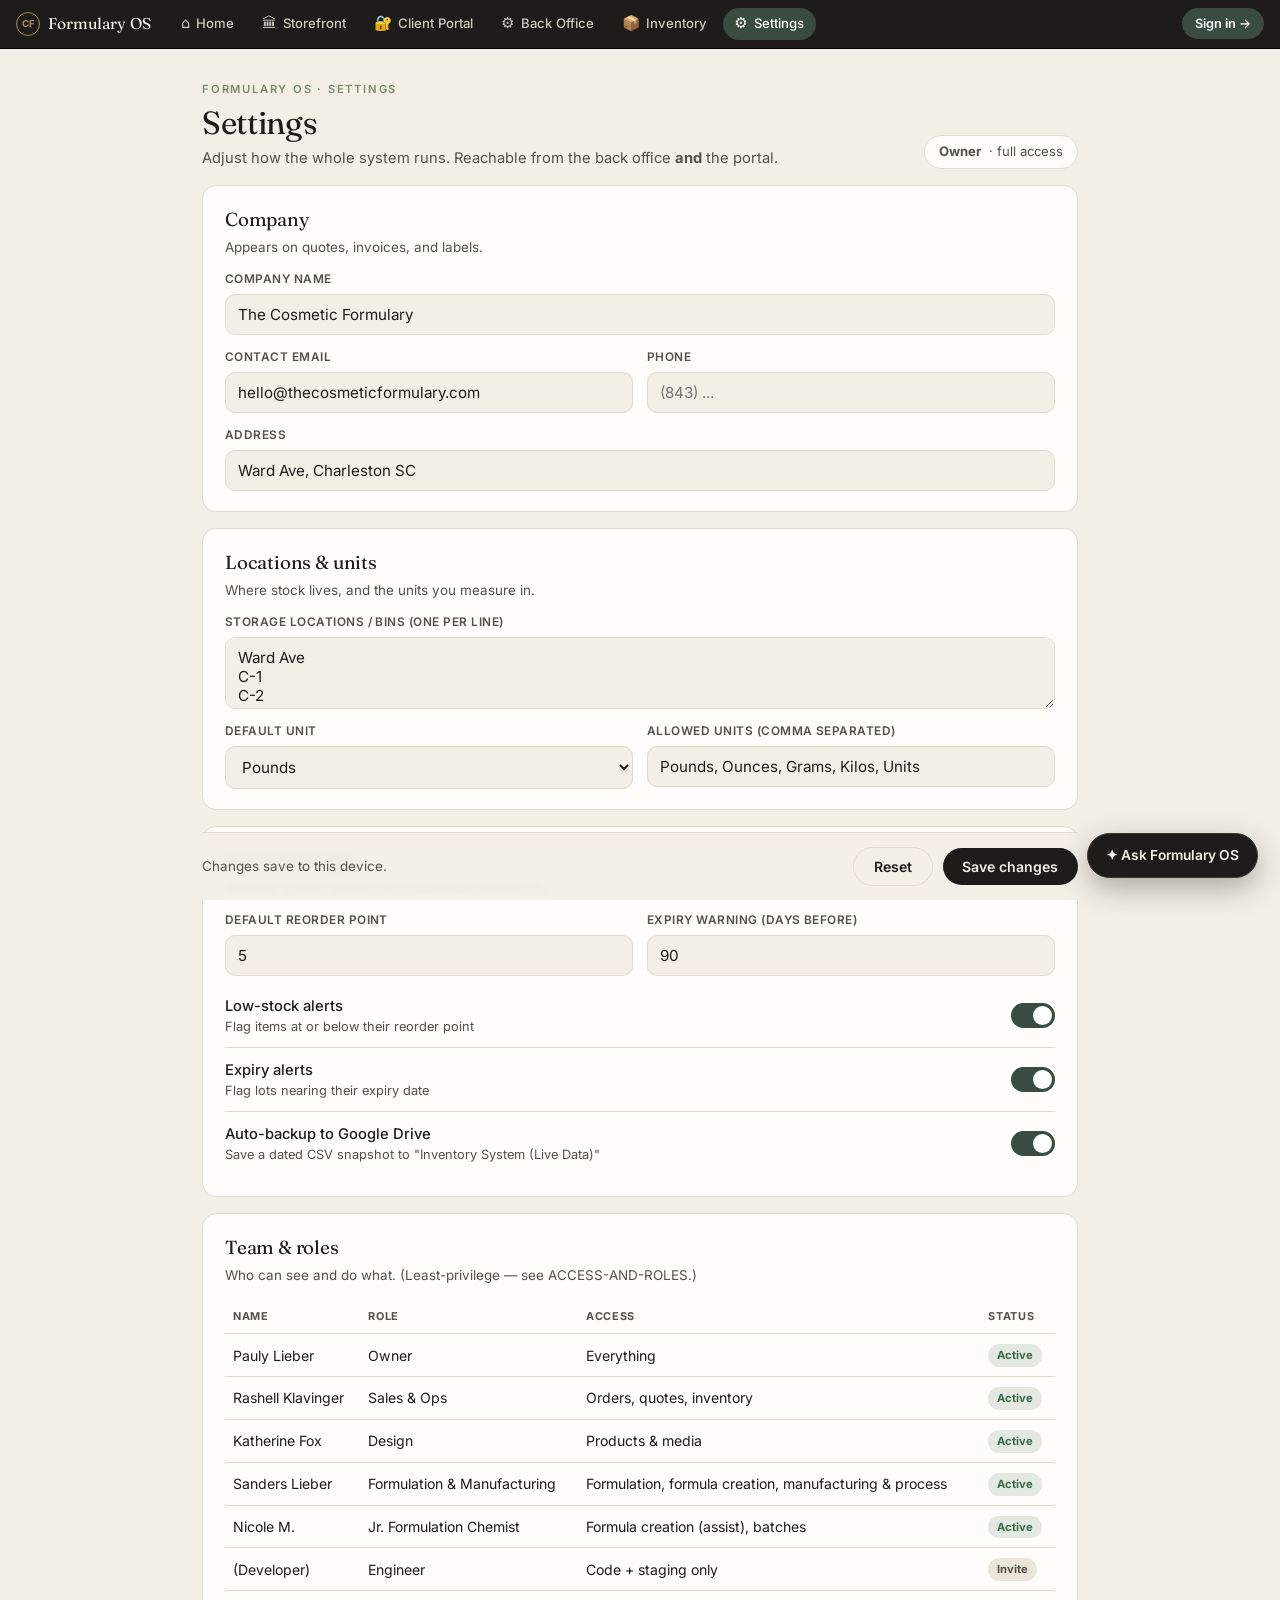
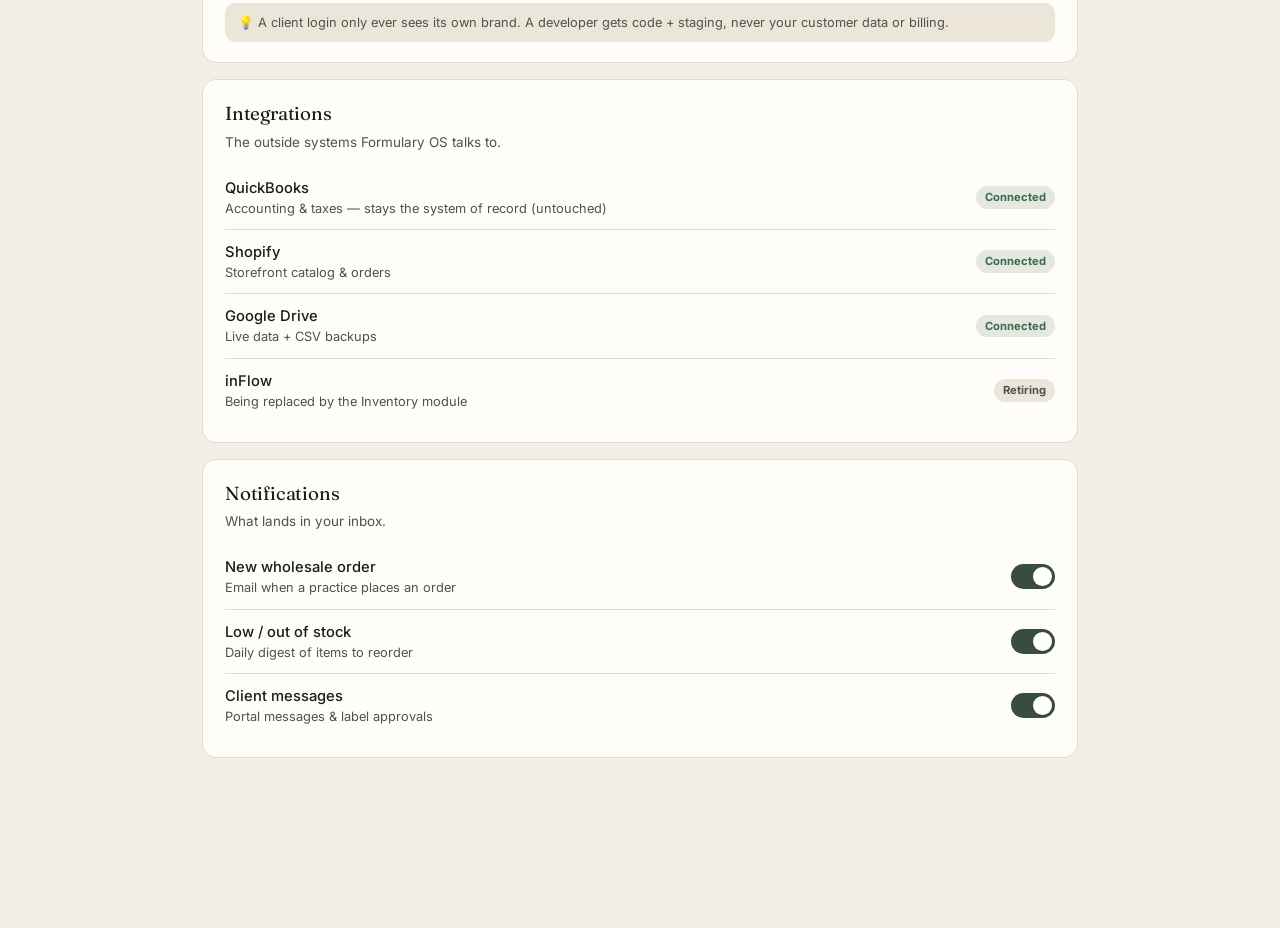
<file: settings.html>
<!DOCTYPE html>
<html lang="en">
<head>
<meta charset="UTF-8" />
<meta name="viewport" content="width=device-width, initial-scale=1.0" />
<title>Settings — Formulary OS</title>
<link href="https://fonts.googleapis.com/css2?family=Fraunces:opsz,wght@9..144,400;9..144,500;9..144,600&family=Inter:wght@300;400;500;600;700&display=swap" rel="stylesheet" />
<style>
  :root{--bg:#f4efe6;--bg2:#ece5d9;--ink:#1d1c1a;--soft:#54514b;--line:#e2dacd;--paper:#fffdfa;--accent:#3a4b3f;--accent2:#7c8a6f;--gold:#a98a5c;--ok:#3a6b4a;--r:14px}
  *{box-sizing:border-box;margin:0;padding:0}
  body{font-family:'Inter',system-ui,sans-serif;color:var(--ink);background:var(--bg);line-height:1.5;-webkit-font-smoothing:antialiased}
  h1,h2,h3{font-family:'Fraunces',serif;font-weight:400;letter-spacing:-.01em}
  a{color:inherit}
  .wrap{max-width:920px;margin:0 auto;padding:26px 22px 80px}
  .top{display:flex;align-items:flex-end;justify-content:space-between;gap:16px;flex-wrap:wrap;margin-bottom:6px}
  .top h1{font-size:2rem}
  .top p{color:var(--soft);font-size:.92rem}
  .ctx{font-size:.7rem;letter-spacing:.16em;text-transform:uppercase;color:var(--accent2);font-weight:600}
  .who{display:flex;gap:8px;align-items:center;background:var(--paper);border:1px solid var(--line);border-radius:100px;padding:6px 14px;font-size:.82rem;color:var(--soft)}
  .card{background:var(--paper);border:1px solid var(--line);border-radius:var(--r);padding:20px 22px;margin-top:16px}
  .card h2{font-size:1.18rem;margin-bottom:3px}
  .card .sub{color:var(--soft);font-size:.84rem;margin-bottom:14px}
  .grid{display:grid;grid-template-columns:1fr 1fr;gap:14px}
  @media(max-width:640px){.grid{grid-template-columns:1fr}}
  label{display:flex;flex-direction:column;gap:5px;font-size:.74rem;color:var(--soft);font-weight:600;text-transform:uppercase;letter-spacing:.04em}
  label.full{grid-column:1/-1}
  input,select,textarea{font-family:inherit;font-size:.95rem;color:var(--ink);background:var(--bg);border:1px solid var(--line);border-radius:10px;padding:10px 12px;width:100%;font-weight:400;text-transform:none;letter-spacing:0}
  input:focus,select:focus,textarea:focus{outline:none;border-color:var(--accent2)}
  textarea{min-height:72px;resize:vertical}
  .toggle{display:flex;align-items:center;justify-content:space-between;gap:12px;padding:11px 0;border-bottom:1px solid var(--line)}
  .toggle:last-child{border-bottom:none}
  .toggle .t{font-size:.92rem;font-weight:500}
  .toggle .d{font-size:.8rem;color:var(--soft)}
  .sw{position:relative;width:44px;height:25px;flex:none}
  .sw input{opacity:0;width:0;height:0;position:absolute}
  .sw span{position:absolute;inset:0;background:#cfc9bf;border-radius:100px;transition:.2s;cursor:pointer}
  .sw span:before{content:"";position:absolute;width:19px;height:19px;left:3px;top:3px;background:#fff;border-radius:50%;transition:.2s}
  .sw input:checked + span{background:var(--accent)}
  .sw input:checked + span:before{transform:translateX(19px)}
  table{width:100%;border-collapse:collapse;font-size:.88rem}
  th,td{text-align:left;padding:9px 8px;border-bottom:1px solid var(--line)}
  th{font-size:.68rem;text-transform:uppercase;letter-spacing:.06em;color:var(--soft)}
  .pill{display:inline-block;font-size:.7rem;font-weight:700;padding:3px 9px;border-radius:100px;background:rgba(58,107,74,.14);color:var(--ok)}
  .pill.off{background:var(--bg2);color:var(--soft)}
  .btn{display:inline-block;background:var(--ink);color:var(--bg);border:none;border-radius:100px;padding:.7em 1.4em;font-weight:600;font-size:.88rem;cursor:pointer;font-family:inherit}
  .btn:hover{background:var(--accent)}
  .btn.ghost{background:transparent;color:var(--ink);border:1px solid var(--line)}
  .savebar{position:sticky;bottom:0;margin-top:22px;background:rgba(244,239,230,.92);backdrop-filter:blur(6px);border-top:1px solid var(--line);padding:14px 0;display:flex;gap:10px;justify-content:flex-end;align-items:center}
  .savebar .msg{margin-right:auto;font-size:.84rem;color:var(--soft)}
  .note{font-size:.8rem;color:var(--soft);background:var(--bg2);border-radius:10px;padding:10px 13px;margin-top:12px}
</style>
</head>
<body>
<div class="wrap">
  <div class="top">
    <div>
      <span class="ctx">Formulary OS · Settings</span>
      <h1>Settings</h1>
      <p>Adjust how the whole system runs. Reachable from the back office <b>and</b> the portal.</p>
    </div>
    <div class="who"><b id="whoName">Owner</b> · full access</div>
  </div>

  <!-- COMPANY -->
  <div class="card">
    <h2>Company</h2>
    <div class="sub">Appears on quotes, invoices, and labels.</div>
    <div class="grid">
      <label class="full">Company name<input id="co_name" placeholder="The Cosmetic Formulary"></label>
      <label>Contact email<input id="co_email" placeholder="hello@thecosmeticformulary.com"></label>
      <label>Phone<input id="co_phone" placeholder="(843) ..."></label>
      <label class="full">Address<input id="co_addr" placeholder="Ward Ave, Charleston SC"></label>
    </div>
  </div>

  <!-- LOCATIONS & UNITS -->
  <div class="card">
    <h2>Locations &amp; units</h2>
    <div class="sub">Where stock lives, and the units you measure in.</div>
    <div class="grid">
      <label class="full">Storage locations / bins (one per line)<textarea id="locations">Ward Ave
C-1
C-2
C-3
C-4
D-1
D-2
D-3
Bin 1
Bin 2
Bin 3
Bin 4
Bin 5
Bin 6
Bin 7</textarea></label>
      <label>Default unit
        <select id="unit_default"><option>Pounds</option><option>Ounces</option><option>Grams</option><option>Kilos</option><option>Units</option></select>
      </label>
      <label>Allowed units (comma separated)<input id="unit_list" placeholder="Pounds, Ounces, Grams, Kilos, Units"></label>
    </div>
  </div>

  <!-- INVENTORY RULES -->
  <div class="card">
    <h2>Inventory rules</h2>
    <div class="sub">How the system warns you about stock and expiry.</div>
    <div class="grid">
      <label>Default reorder point<input id="reorder_default" type="number" placeholder="5"></label>
      <label>Expiry warning (days before)<input id="expiry_days" type="number" placeholder="90"></label>
    </div>
    <div style="margin-top:8px">
      <div class="toggle"><div><div class="t">Low-stock alerts</div><div class="d">Flag items at or below their reorder point</div></div>
        <label class="sw"><input type="checkbox" id="alert_low" checked><span></span></label></div>
      <div class="toggle"><div><div class="t">Expiry alerts</div><div class="d">Flag lots nearing their expiry date</div></div>
        <label class="sw"><input type="checkbox" id="alert_exp" checked><span></span></label></div>
      <div class="toggle"><div><div class="t">Auto-backup to Google Drive</div><div class="d">Save a dated CSV snapshot to "Inventory System (Live Data)"</div></div>
        <label class="sw"><input type="checkbox" id="auto_backup" checked><span></span></label></div>
    </div>
  </div>

  <!-- TEAM & ROLES -->
  <div class="card">
    <h2>Team &amp; roles</h2>
    <div class="sub">Who can see and do what. (Least-privilege — see ACCESS-AND-ROLES.)</div>
    <table>
      <thead><tr><th>Name</th><th>Role</th><th>Access</th><th>Status</th></tr></thead>
      <tbody>
        <tr><td>Pauly Lieber</td><td>Owner</td><td>Everything</td><td><span class="pill">Active</span></td></tr>
        <tr><td>Rashell Klavinger</td><td>Sales &amp; Ops</td><td>Orders, quotes, inventory</td><td><span class="pill">Active</span></td></tr>
        <tr><td>Katherine Fox</td><td>Design</td><td>Products &amp; media</td><td><span class="pill">Active</span></td></tr>
        <tr><td>Sanders Lieber</td><td>Formulation &amp; Manufacturing</td><td>Formulation, formula creation, manufacturing &amp; process</td><td><span class="pill">Active</span></td></tr>
        <tr><td>Nicole M.</td><td>Jr. Formulation Chemist</td><td>Formula creation (assist), batches</td><td><span class="pill">Active</span></td></tr>
        <tr><td>(Developer)</td><td>Engineer</td><td>Code + staging only</td><td><span class="pill off">Invite</span></td></tr>
      </tbody>
    </table>
    <div class="note">💡 A client login only ever sees its own brand. A developer gets code + staging, never your customer data or billing.</div>
  </div>

  <!-- INTEGRATIONS -->
  <div class="card">
    <h2>Integrations</h2>
    <div class="sub">The outside systems Formulary OS talks to.</div>
    <div class="toggle"><div><div class="t">QuickBooks</div><div class="d">Accounting &amp; taxes — stays the system of record (untouched)</div></div><span class="pill">Connected</span></div>
    <div class="toggle"><div><div class="t">Shopify</div><div class="d">Storefront catalog &amp; orders</div></div><span class="pill">Connected</span></div>
    <div class="toggle"><div><div class="t">Google Drive</div><div class="d">Live data + CSV backups</div></div><span class="pill">Connected</span></div>
    <div class="toggle"><div><div class="t">inFlow</div><div class="d">Being replaced by the Inventory module</div></div><span class="pill off">Retiring</span></div>
  </div>

  <!-- NOTIFICATIONS -->
  <div class="card">
    <h2>Notifications</h2>
    <div class="sub">What lands in your inbox.</div>
    <div class="toggle"><div><div class="t">New wholesale order</div><div class="d">Email when a practice places an order</div></div>
      <label class="sw"><input type="checkbox" id="n_order" checked><span></span></label></div>
    <div class="toggle"><div><div class="t">Low / out of stock</div><div class="d">Daily digest of items to reorder</div></div>
      <label class="sw"><input type="checkbox" id="n_stock" checked><span></span></label></div>
    <div class="toggle"><div><div class="t">Client messages</div><div class="d">Portal messages &amp; label approvals</div></div>
      <label class="sw"><input type="checkbox" id="n_msg" checked><span></span></label></div>
  </div>

  <div class="savebar">
    <span class="msg" id="saveMsg">Changes save to this device.</span>
    <button class="btn ghost" onclick="resetSettings()">Reset</button>
    <button class="btn" onclick="saveSettings()">Save changes</button>
  </div>
</div>

<script>
  var KEY='formulary_settings_v1';
  var FIELDS=['co_name','co_email','co_phone','co_addr','locations','unit_default','unit_list','reorder_default','expiry_days'];
  var TOGGLES=['alert_low','alert_exp','auto_backup','n_order','n_stock','n_msg'];
  var DEFAULTS={co_name:'The Cosmetic Formulary',co_email:'hello@thecosmeticformulary.com',co_addr:'Ward Ave, Charleston SC',unit_default:'Pounds',unit_list:'Pounds, Ounces, Grams, Kilos, Units',reorder_default:'5',expiry_days:'90'};
  function load(){
    var s={};try{s=JSON.parse(localStorage.getItem(KEY))||{};}catch(e){}
    FIELDS.forEach(function(f){var el=document.getElementById(f);if(!el)return;if(s[f]!=null&&s[f]!=='')el.value=s[f];else if(DEFAULTS[f]&&!el.value)el.value=DEFAULTS[f];});
    TOGGLES.forEach(function(f){var el=document.getElementById(f);if(el&&s[f]!=null)el.checked=s[f];});
  }
  window.saveSettings=function(){
    var s={};
    FIELDS.forEach(function(f){var el=document.getElementById(f);if(el)s[f]=el.value;});
    TOGGLES.forEach(function(f){var el=document.getElementById(f);if(el)s[f]=el.checked;});
    localStorage.setItem(KEY,JSON.stringify(s));
    var m=document.getElementById('saveMsg');m.textContent='✓ Saved '+new Date().toLocaleTimeString();
    if(window.fosToast)fosToast('Settings saved');
  };
  window.resetSettings=function(){if(!confirm('Reset all settings to defaults?'))return;localStorage.removeItem(KEY);location.reload();};
  load();
</script>
<script src="app-nav.js"></script>
</body>
</html>
</file>
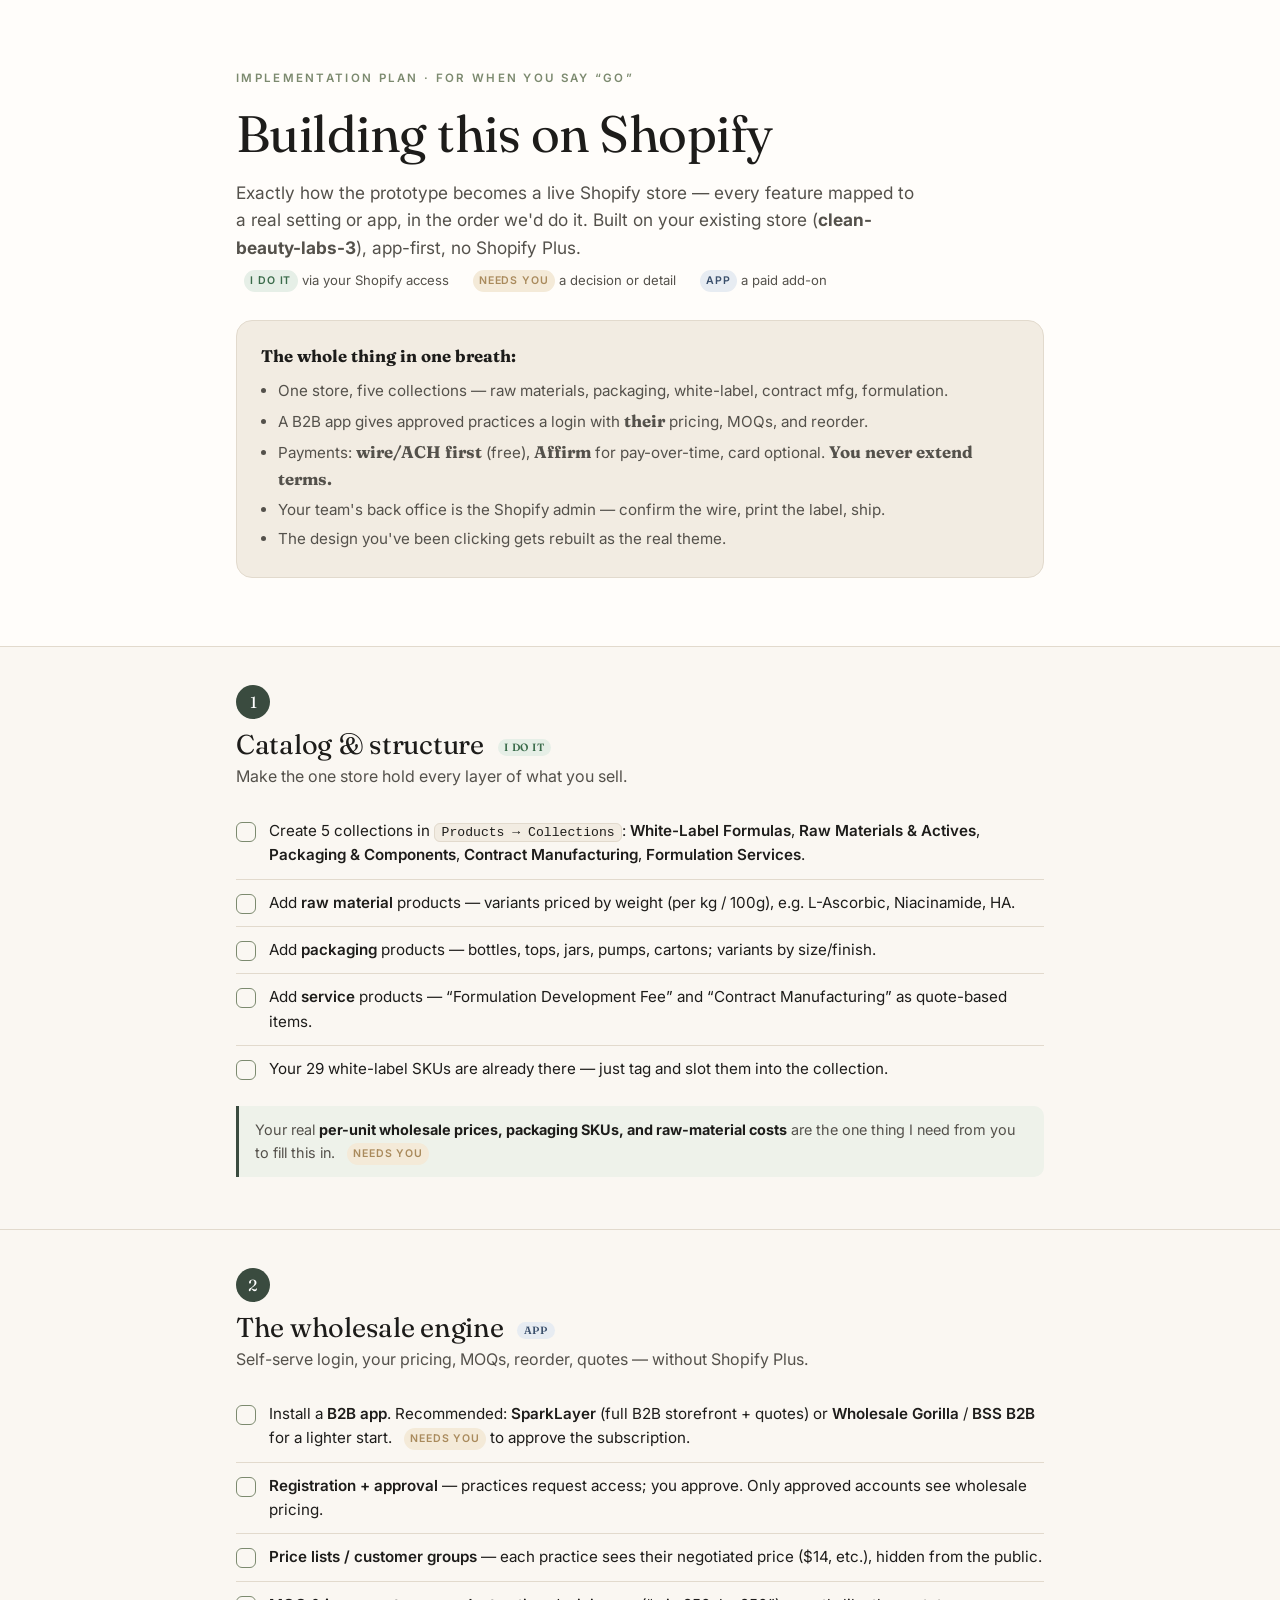
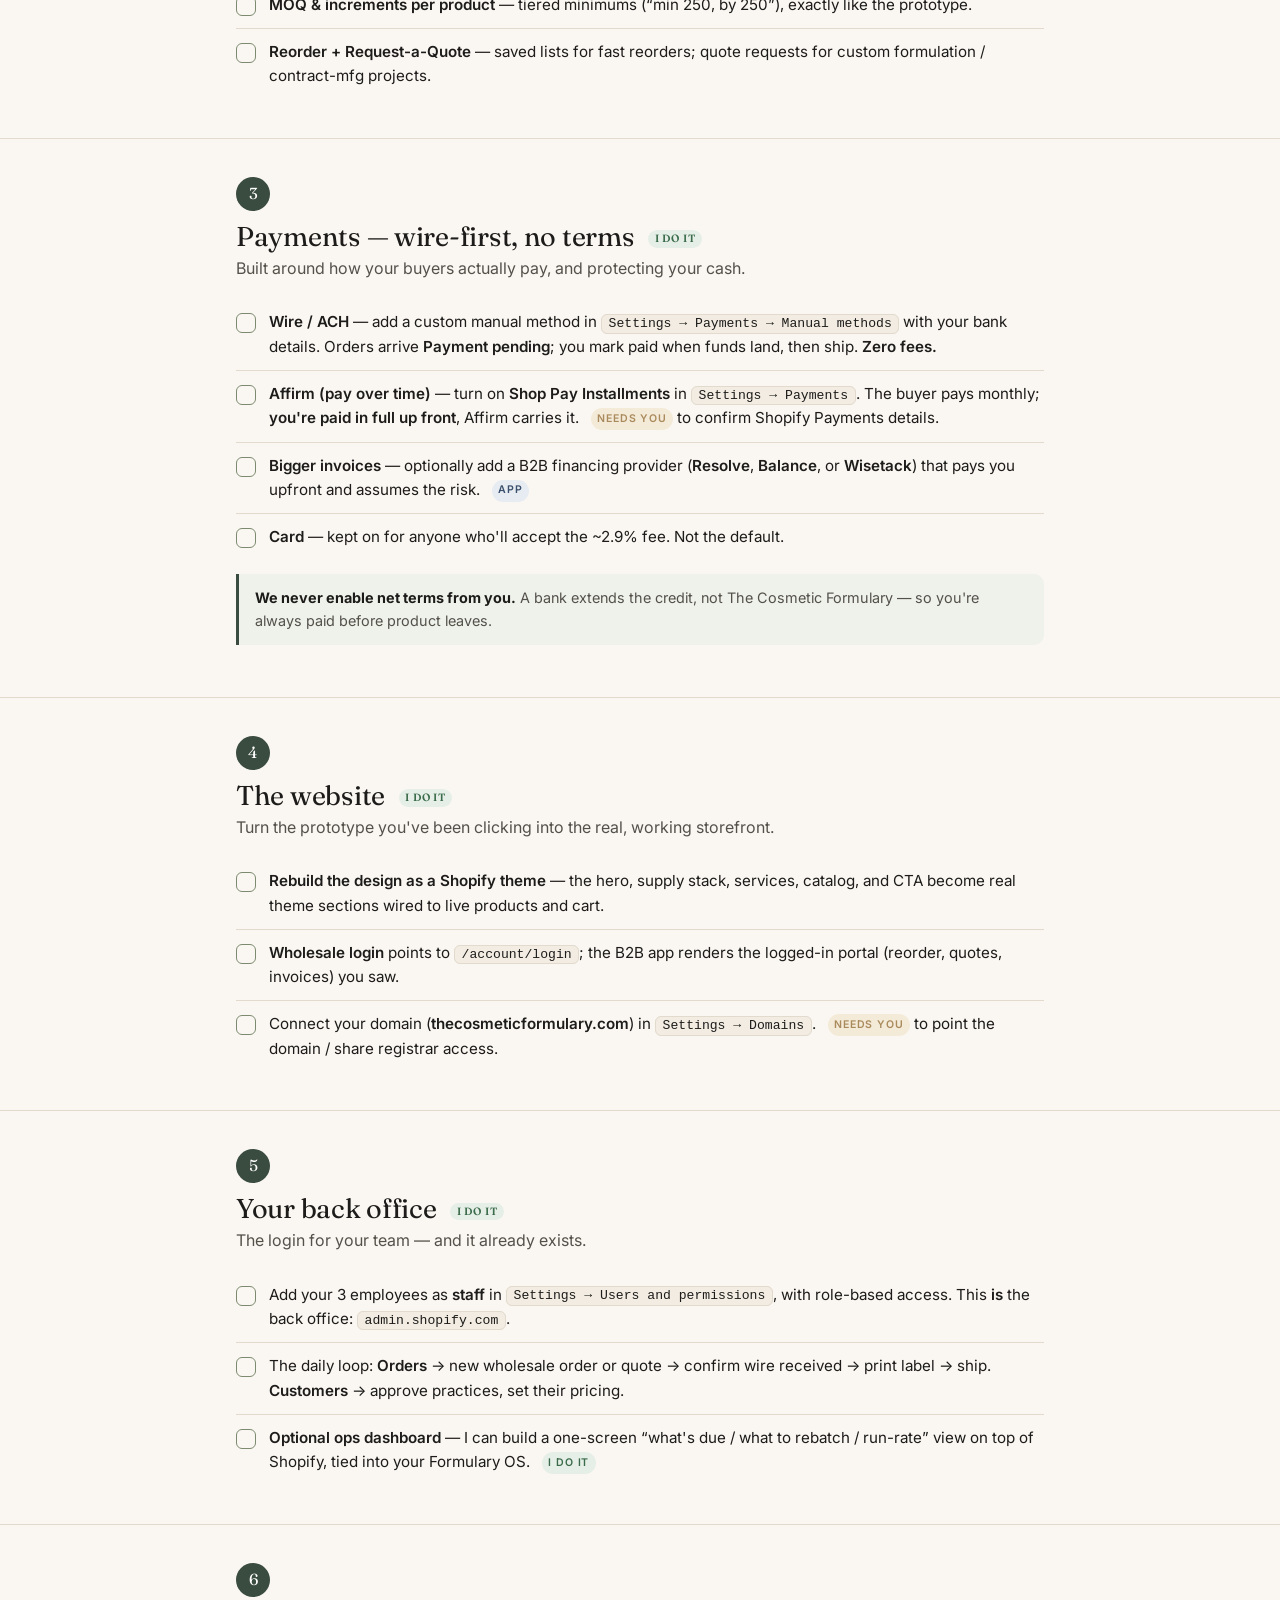
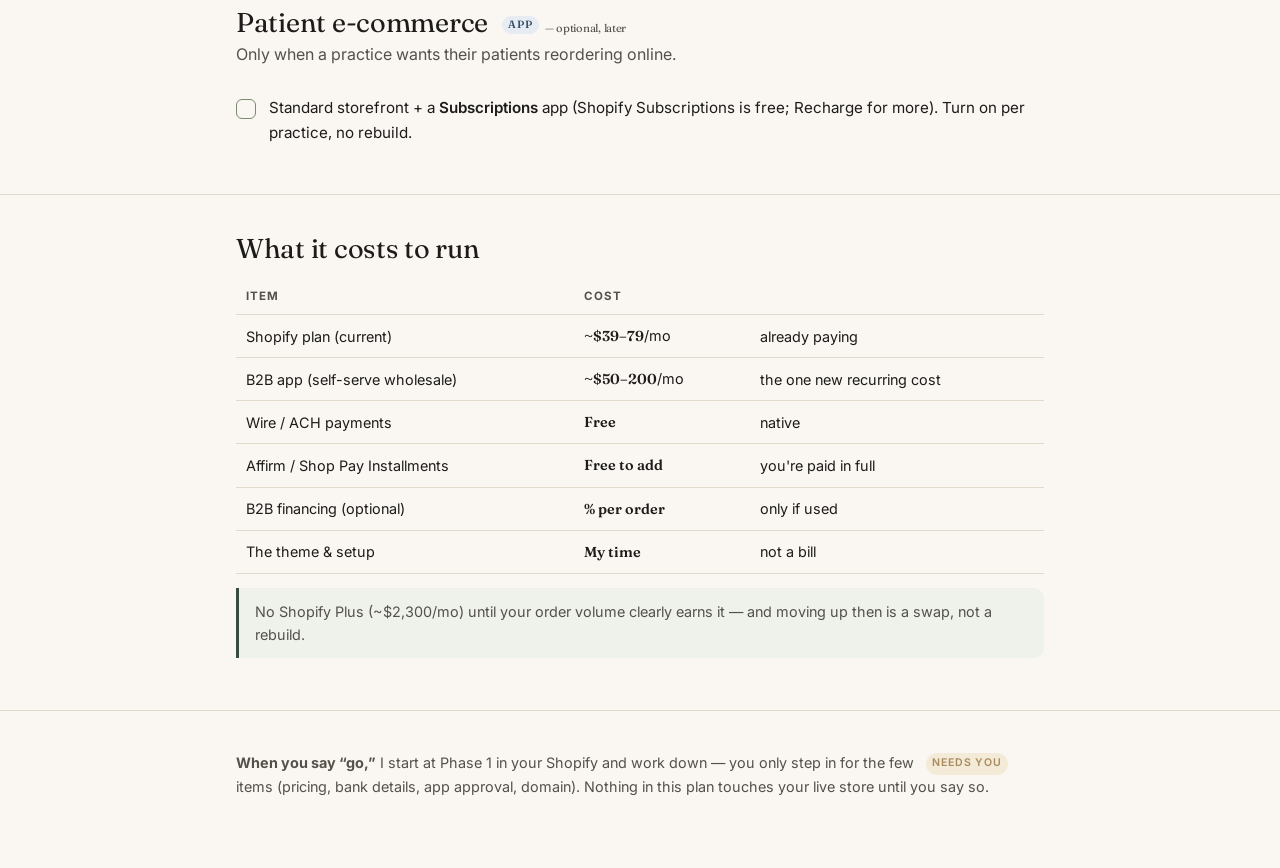
<file: shopify-setup.html>
<!DOCTYPE html>
<html lang="en">
<head>
<meta charset="UTF-8" />
<meta name="viewport" content="width=device-width, initial-scale=1.0" />
<title>Shopify Build Plan — The Cosmetic Formulary</title>
<link rel="preconnect" href="https://fonts.googleapis.com" />
<link rel="preconnect" href="https://fonts.gstatic.com" crossorigin />
<link href="https://fonts.googleapis.com/css2?family=Fraunces:opsz,wght@9..144,300;9..144,400;9..144,500;9..144,600&family=Inter:wght@300;400;500;600;700&display=swap" rel="stylesheet" />
<style>
  :root{--bg:#faf7f2;--bg-2:#f2ece2;--ink:#1d1c1a;--ink-soft:#54514b;--line:#e2dacd;--paper:#fffdfa;--accent:#3a4b3f;--accent-2:#7c8a6f;--gold:#a98a5c;--ok:#3a6b4a;--radius:16px}
  *{box-sizing:border-box;margin:0;padding:0}
  body{font-family:'Inter',system-ui,sans-serif;color:var(--ink);background:var(--bg);-webkit-font-smoothing:antialiased;line-height:1.6}
  h1,h2,h3,h4{font-family:'Fraunces','Times New Roman',serif;font-weight:400;letter-spacing:-.01em;line-height:1.14}
  a{color:var(--accent)}
  .wrap{max-width:860px;margin:0 auto;padding:0 26px}
  .eyebrow{font-size:.72rem;letter-spacing:.2em;text-transform:uppercase;color:var(--accent-2);font-weight:600}
  header{padding:64px 0 40px;border-bottom:1px solid var(--line);background:var(--paper)}
  header h1{font-size:clamp(2.2rem,5vw,3.2rem);margin:.3em 0}
  header p{color:var(--ink-soft);font-size:1.08rem;max-width:40em}
  .tldr{background:var(--bg-2);border:1px solid var(--line);border-radius:var(--radius);padding:22px 24px;margin:28px 0}
  .tldr b{font-family:'Fraunces';font-size:1.05rem}
  .tldr ul{margin:.6em 0 0 1.1em;font-size:.95rem;color:var(--ink-soft)}
  .tldr li{margin:.3em 0}
  section.phase{padding:38px 0;border-bottom:1px solid var(--line)}
  .pnum{display:inline-grid;place-items:center;width:34px;height:34px;border-radius:50%;background:var(--accent);color:#fff;font-family:'Fraunces';font-size:1rem;margin-bottom:10px}
  section.phase h2{font-size:1.7rem;margin-bottom:.15em}
  section.phase>.wrap>p.sub{color:var(--ink-soft);margin-bottom:18px}
  .step{display:flex;gap:13px;padding:11px 0;border-top:1px solid var(--line);align-items:flex-start}
  .step:first-of-type{border-top:none}
  .step .box{flex:none;width:20px;height:20px;border:1.5px solid var(--accent-2);border-radius:6px;margin-top:3px}
  .step .body{font-size:.95rem}
  .step .body b{font-weight:600}
  .step .body .path{font-family:ui-monospace,Menlo,monospace;font-size:.82rem;background:var(--bg-2);border:1px solid var(--line);border-radius:6px;padding:.1em .5em;color:var(--ink)}
  .note{background:#eef2ea;border-left:3px solid var(--accent);padding:12px 16px;border-radius:0 10px 10px 0;font-size:.9rem;color:var(--ink-soft);margin:14px 0}
  .note b{color:var(--ink)}
  .tag{display:inline-block;font-size:.66rem;letter-spacing:.08em;text-transform:uppercase;font-weight:600;padding:.25em .6em;border-radius:100px;vertical-align:middle;margin-left:8px}
  .t-me{background:#e6efe7;color:var(--ok)}
  .t-you{background:#f4ead8;color:var(--gold)}
  .t-app{background:#e7ecf2;color:#3a4f6b}
  table{width:100%;border-collapse:collapse;margin:14px 0;font-size:.9rem}
  th,td{text-align:left;padding:9px 10px;border-bottom:1px solid var(--line)}
  th{font-family:'Inter';font-size:.72rem;letter-spacing:.08em;text-transform:uppercase;color:var(--ink-soft)}
  td b{font-weight:600}
  .legend{display:flex;gap:16px;flex-wrap:wrap;font-size:.82rem;color:var(--ink-soft);margin:8px 0 22px}
  footer{padding:40px 0 70px;color:var(--ink-soft);font-size:.9rem}
  .cost b{font-family:'Fraunces'}
</style>
</head>
<body>
<header>
  <div class="wrap">
    <span class="eyebrow">Implementation plan · for when you say “go”</span>
    <h1>Building this on Shopify</h1>
    <p>Exactly how the prototype becomes a live Shopify store — every feature mapped to a real setting or app, in the order we'd do it. Built on your existing store (<b>clean-beauty-labs-3</b>), app-first, no Shopify Plus.</p>
    <div class="legend">
      <span><span class="tag t-me">I do it</span> via your Shopify access</span>
      <span><span class="tag t-you">Needs you</span> a decision or detail</span>
      <span><span class="tag t-app">App</span> a paid add-on</span>
    </div>
    <div class="tldr">
      <b>The whole thing in one breath:</b>
      <ul>
        <li>One store, five collections — raw materials, packaging, white-label, contract mfg, formulation.</li>
        <li>A B2B app gives approved practices a login with <b>their</b> pricing, MOQs, and reorder.</li>
        <li>Payments: <b>wire/ACH first</b> (free), <b>Affirm</b> for pay-over-time, card optional. <b>You never extend terms.</b></li>
        <li>Your team's back office is the Shopify admin — confirm the wire, print the label, ship.</li>
        <li>The design you've been clicking gets rebuilt as the real theme.</li>
      </ul>
    </div>
  </div>
</header>

<section class="phase"><div class="wrap">
  <span class="pnum">1</span>
  <h2>Catalog &amp; structure <span class="tag t-me">I do it</span></h2>
  <p class="sub">Make the one store hold every layer of what you sell.</p>
  <div class="step"><span class="box"></span><div class="body">Create 5 collections in <span class="path">Products → Collections</span>: <b>White-Label Formulas</b>, <b>Raw Materials &amp; Actives</b>, <b>Packaging &amp; Components</b>, <b>Contract Manufacturing</b>, <b>Formulation Services</b>.</div></div>
  <div class="step"><span class="box"></span><div class="body">Add <b>raw material</b> products — variants priced by weight (per kg / 100g), e.g. L-Ascorbic, Niacinamide, HA.</div></div>
  <div class="step"><span class="box"></span><div class="body">Add <b>packaging</b> products — bottles, tops, jars, pumps, cartons; variants by size/finish.</div></div>
  <div class="step"><span class="box"></span><div class="body">Add <b>service</b> products — “Formulation Development Fee” and “Contract Manufacturing” as quote-based items.</div></div>
  <div class="step"><span class="box"></span><div class="body">Your 29 white-label SKUs are already there — just tag and slot them into the collection.</div></div>
  <div class="note">Your real <b>per-unit wholesale prices, packaging SKUs, and raw-material costs</b> are the one thing I need from you to fill this in. <span class="tag t-you">Needs you</span></div>
</div></section>

<section class="phase"><div class="wrap">
  <span class="pnum">2</span>
  <h2>The wholesale engine <span class="tag t-app">App</span></h2>
  <p class="sub">Self-serve login, your pricing, MOQs, reorder, quotes — without Shopify Plus.</p>
  <div class="step"><span class="box"></span><div class="body">Install a <b>B2B app</b>. Recommended: <b>SparkLayer</b> (full B2B storefront + quotes) or <b>Wholesale Gorilla</b> / <b>BSS B2B</b> for a lighter start. <span class="tag t-you">Needs you</span> to approve the subscription.</div></div>
  <div class="step"><span class="box"></span><div class="body"><b>Registration + approval</b> — practices request access; you approve. Only approved accounts see wholesale pricing.</div></div>
  <div class="step"><span class="box"></span><div class="body"><b>Price lists / customer groups</b> — each practice sees their negotiated price ($14, etc.), hidden from the public.</div></div>
  <div class="step"><span class="box"></span><div class="body"><b>MOQ &amp; increments per product</b> — tiered minimums (“min 250, by 250”), exactly like the prototype.</div></div>
  <div class="step"><span class="box"></span><div class="body"><b>Reorder + Request-a-Quote</b> — saved lists for fast reorders; quote requests for custom formulation / contract-mfg projects.</div></div>
</div></section>

<section class="phase"><div class="wrap">
  <span class="pnum">3</span>
  <h2>Payments — wire-first, no terms <span class="tag t-me">I do it</span></h2>
  <p class="sub">Built around how your buyers actually pay, and protecting your cash.</p>
  <div class="step"><span class="box"></span><div class="body"><b>Wire / ACH</b> — add a custom manual method in <span class="path">Settings → Payments → Manual methods</span> with your bank details. Orders arrive <b>Payment pending</b>; you mark paid when funds land, then ship. <b>Zero fees.</b></div></div>
  <div class="step"><span class="box"></span><div class="body"><b>Affirm (pay over time)</b> — turn on <b>Shop Pay Installments</b> in <span class="path">Settings → Payments</span>. The buyer pays monthly; <b>you're paid in full up front</b>, Affirm carries it. <span class="tag t-you">Needs you</span> to confirm Shopify Payments details.</div></div>
  <div class="step"><span class="box"></span><div class="body"><b>Bigger invoices</b> — optionally add a B2B financing provider (<b>Resolve</b>, <b>Balance</b>, or <b>Wisetack</b>) that pays you upfront and assumes the risk. <span class="tag t-app">App</span></div></div>
  <div class="step"><span class="box"></span><div class="body"><b>Card</b> — kept on for anyone who'll accept the ~2.9% fee. Not the default.</div></div>
  <div class="note"><b>We never enable net terms from you.</b> A bank extends the credit, not The Cosmetic Formulary — so you're always paid before product leaves.</div>
</div></section>

<section class="phase"><div class="wrap">
  <span class="pnum">4</span>
  <h2>The website <span class="tag t-me">I do it</span></h2>
  <p class="sub">Turn the prototype you've been clicking into the real, working storefront.</p>
  <div class="step"><span class="box"></span><div class="body"><b>Rebuild the design as a Shopify theme</b> — the hero, supply stack, services, catalog, and CTA become real theme sections wired to live products and cart.</div></div>
  <div class="step"><span class="box"></span><div class="body"><b>Wholesale login</b> points to <span class="path">/account/login</span>; the B2B app renders the logged-in portal (reorder, quotes, invoices) you saw.</div></div>
  <div class="step"><span class="box"></span><div class="body">Connect your domain (<b>thecosmeticformulary.com</b>) in <span class="path">Settings → Domains</span>. <span class="tag t-you">Needs you</span> to point the domain / share registrar access.</div></div>
</div></section>

<section class="phase"><div class="wrap">
  <span class="pnum">5</span>
  <h2>Your back office <span class="tag t-me">I do it</span></h2>
  <p class="sub">The login for your team — and it already exists.</p>
  <div class="step"><span class="box"></span><div class="body">Add your 3 employees as <b>staff</b> in <span class="path">Settings → Users and permissions</span>, with role-based access. This <b>is</b> the back office: <span class="path">admin.shopify.com</span>.</div></div>
  <div class="step"><span class="box"></span><div class="body">The daily loop: <b>Orders</b> → new wholesale order or quote → confirm wire received → print label → ship. <b>Customers</b> → approve practices, set their pricing.</div></div>
  <div class="step"><span class="box"></span><div class="body"><b>Optional ops dashboard</b> — I can build a one-screen “what's due / what to rebatch / run-rate” view on top of Shopify, tied into your Formulary OS. <span class="tag t-me">I do it</span></div></div>
</div></section>

<section class="phase"><div class="wrap">
  <span class="pnum">6</span>
  <h2>Patient e-commerce <span class="tag t-app">App</span> <span style="font-size:.7rem;color:var(--ink-soft)">— optional, later</span></h2>
  <p class="sub">Only when a practice wants their patients reordering online.</p>
  <div class="step"><span class="box"></span><div class="body">Standard storefront + a <b>Subscriptions</b> app (Shopify Subscriptions is free; Recharge for more). Turn on per practice, no rebuild.</div></div>
</div></section>

<section class="phase"><div class="wrap">
  <h2>What it costs to run</h2>
  <table>
    <tr><th>Item</th><th>Cost</th><th></th></tr>
    <tr><td>Shopify plan (current)</td><td class="cost"><b>~$39–79</b>/mo</td><td>already paying</td></tr>
    <tr><td>B2B app (self-serve wholesale)</td><td class="cost"><b>~$50–200</b>/mo</td><td>the one new recurring cost</td></tr>
    <tr><td>Wire / ACH payments</td><td class="cost"><b>Free</b></td><td>native</td></tr>
    <tr><td>Affirm / Shop Pay Installments</td><td class="cost"><b>Free to add</b></td><td>you're paid in full</td></tr>
    <tr><td>B2B financing (optional)</td><td class="cost"><b>% per order</b></td><td>only if used</td></tr>
    <tr><td>The theme &amp; setup</td><td class="cost"><b>My time</b></td><td>not a bill</td></tr>
  </table>
  <div class="note">No Shopify Plus (~$2,300/mo) until your order volume clearly earns it — and moving up then is a swap, not a rebuild.</div>
</div></section>

<footer>
  <div class="wrap">
    <b>When you say “go,”</b> I start at Phase 1 in your Shopify and work down — you only step in for the few <span class="tag t-you">Needs you</span> items (pricing, bank details, app approval, domain). Nothing in this plan touches your live store until you say so.
  </div>
</footer>
</body>
</html>
</file>
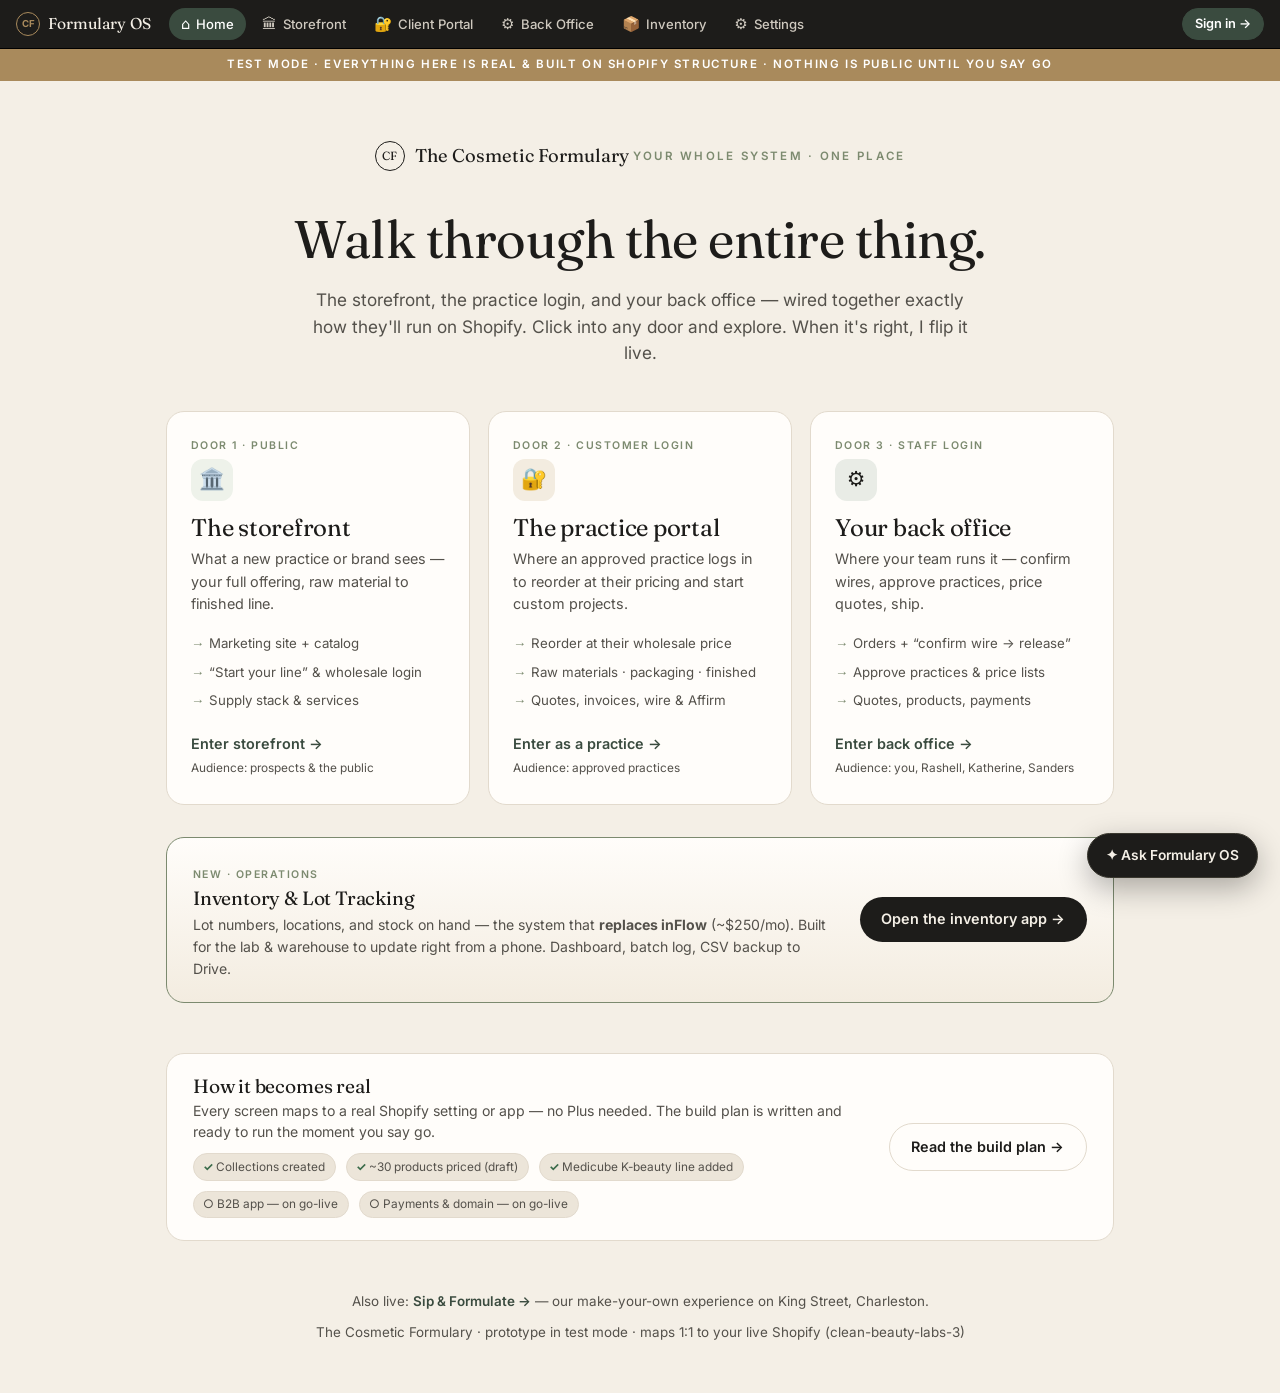
<file: start.html>
<!DOCTYPE html>
<html lang="en">
<head>
<meta charset="UTF-8" />
<meta name="viewport" content="width=device-width, initial-scale=1.0" />
<title>The Cosmetic Formulary — System (Test Mode)</title>
<link rel="preconnect" href="https://fonts.googleapis.com" />
<link rel="preconnect" href="https://fonts.gstatic.com" crossorigin />
<link href="https://fonts.googleapis.com/css2?family=Fraunces:opsz,wght@9..144,300;9..144,400;9..144,500;9..144,600&family=Inter:wght@300;400;500;600;700&display=swap" rel="stylesheet" />
<style>
  :root{--bg:#f4efe6;--bg-2:#ece5d9;--ink:#1d1c1a;--ink-soft:#54514b;--line:#e2dacd;--paper:#fffdfa;--accent:#3a4b3f;--accent-2:#7c8a6f;--gold:#a98a5c;--ok:#3a6b4a;--radius:18px}
  *{box-sizing:border-box;margin:0;padding:0}
  body{font-family:'Inter',system-ui,sans-serif;color:var(--ink);background:var(--bg);-webkit-font-smoothing:antialiased;line-height:1.55;min-height:100vh}
  h1,h2,h3{font-family:'Fraunces','Times New Roman',serif;font-weight:400;letter-spacing:-.01em;line-height:1.1}
  a{color:inherit;text-decoration:none}
  .flag{background:var(--gold);color:#fff;text-align:center;font-size:.72rem;letter-spacing:.14em;text-transform:uppercase;padding:7px;font-weight:600}
  .wrap{max-width:1000px;margin:0 auto;padding:0 26px}
  header{text-align:center;padding:60px 0 36px}
  .brand{display:inline-flex;align-items:center;gap:.55em;font-family:'Fraunces';font-size:1.15rem;margin-bottom:26px}
  .brand .m{width:30px;height:30px;border:1.6px solid var(--ink);border-radius:50%;display:grid;place-items:center;font-size:.74rem}
  header .eyebrow{font-size:.72rem;letter-spacing:.2em;text-transform:uppercase;color:var(--accent-2);font-weight:600}
  header h1{font-size:clamp(2.2rem,5vw,3.3rem);margin:.25em 0 .35em}
  header p{color:var(--ink-soft);font-size:1.08rem;max-width:38em;margin:0 auto}

  .doors{display:grid;grid-template-columns:repeat(3,1fr);gap:18px;padding:8px 0 26px}
  @media(max-width:820px){.doors{grid-template-columns:1fr}}
  .door{background:var(--paper);border:1px solid var(--line);border-radius:var(--radius);padding:26px 24px;display:flex;flex-direction:column;transition:.18s;position:relative;overflow:hidden}
  .door:hover{transform:translateY(-3px);box-shadow:0 14px 40px rgba(40,35,25,.1);border-color:var(--accent-2)}
  .door .tag{font-size:.66rem;letter-spacing:.14em;text-transform:uppercase;color:var(--accent-2);font-weight:600}
  .door .ic{width:42px;height:42px;border-radius:12px;display:grid;place-items:center;margin:4px 0 14px;font-size:1.3rem}
  .door h3{font-size:1.5rem;margin-bottom:.3em}
  .door p{font-size:.9rem;color:var(--ink-soft);flex:1}
  .door ul{list-style:none;margin:14px 0 18px;font-size:.83rem;color:var(--ink-soft)}
  .door li{padding:4px 0 4px 18px;position:relative}
  .door li:before{content:"→";position:absolute;left:0;color:var(--accent-2);font-family:'Fraunces'}
  .door .enter{font-weight:600;font-size:.9rem;color:var(--accent);display:inline-flex;align-items:center;gap:6px}
  .door .who{font-size:.74rem;color:var(--ink-soft);margin-top:4px}
  .d1 .ic{background:#eef2ea}.d2 .ic{background:#f3ece0}.d3 .ic{background:#e9ece6}

  .strip{background:var(--paper);border:1px solid var(--line);border-radius:var(--radius);padding:22px 26px;margin:6px 0 50px;display:flex;align-items:center;gap:22px;flex-wrap:wrap}
  .strip .l{flex:1;min-width:240px}
  .strip h3{font-size:1.2rem;margin-bottom:3px}
  .strip p{font-size:.88rem;color:var(--ink-soft)}
  .btn{display:inline-block;background:var(--ink);color:var(--bg);border-radius:100px;padding:.8em 1.5em;font-weight:600;font-size:.9rem;transition:.2s}
  .btn:hover{background:var(--accent)}
  .btn.ghost{background:transparent;color:var(--ink);border:1px solid var(--line)}
  .status{display:flex;gap:10px;flex-wrap:wrap;margin-top:10px}
  .chip{font-size:.74rem;background:var(--bg-2);border:1px solid var(--line);border-radius:100px;padding:.3em .8em;color:var(--ink-soft)}
  .chip b{color:var(--ok)}
  footer{text-align:center;color:var(--ink-soft);font-size:.84rem;padding:0 0 50px}
</style>
</head>
<body>
<div class="flag">Test mode · everything here is real &amp; built on Shopify structure · nothing is public until you say go</div>
<div class="wrap">
  <header>
    <div class="brand"><span class="m">CF</span> The Cosmetic Formulary</div>
    <span class="eyebrow">Your whole system · one place</span>
    <h1>Walk through the entire thing.</h1>
    <p>The storefront, the practice login, and your back office — wired together exactly how they'll run on Shopify. Click into any door and explore. When it's right, I flip it live.</p>
  </header>

  <div class="doors">
    <a class="door d1" href="index.html">
      <span class="tag">Door 1 · public</span>
      <div class="ic">🏛️</div>
      <h3>The storefront</h3>
      <p>What a new practice or brand sees — your full offering, raw material to finished line.</p>
      <ul><li>Marketing site + catalog</li><li>“Start your line” &amp; wholesale login</li><li>Supply stack &amp; services</li></ul>
      <span class="enter">Enter storefront →</span>
      <span class="who">Audience: prospects &amp; the public</span>
    </a>
    <a class="door d2" href="login.html">
      <span class="tag">Door 2 · customer login</span>
      <div class="ic">🔐</div>
      <h3>The practice portal</h3>
      <p>Where an approved practice logs in to reorder at their pricing and start custom projects.</p>
      <ul><li>Reorder at their wholesale price</li><li>Raw materials · packaging · finished</li><li>Quotes, invoices, wire &amp; Affirm</li></ul>
      <span class="enter">Enter as a practice →</span>
      <span class="who">Audience: approved practices</span>
    </a>
    <a class="door d3" href="admin.html">
      <span class="tag">Door 3 · staff login</span>
      <div class="ic">⚙️</div>
      <h3>Your back office</h3>
      <p>Where your team runs it — confirm wires, approve practices, price quotes, ship.</p>
      <ul><li>Orders + “confirm wire → release”</li><li>Approve practices &amp; price lists</li><li>Quotes, products, payments</li></ul>
      <span class="enter">Enter back office →</span>
      <span class="who">Audience: you, Rashell, Katherine, Sanders</span>
    </a>
  </div>

  <div class="strip" style="border-color:var(--accent-2);background:linear-gradient(180deg,#fffdfa,#f3ece0)">
    <div class="l">
      <span style="font-size:.66rem;letter-spacing:.14em;text-transform:uppercase;color:var(--accent-2);font-weight:600">New · Operations</span>
      <h3 style="margin:.2em 0 .25em">Inventory &amp; Lot Tracking</h3>
      <p>Lot numbers, locations, and stock on hand — the system that <b>replaces inFlow</b> (~$250/mo). Built for the lab &amp; warehouse to update right from a phone. Dashboard, batch log, CSV backup to Drive.</p>
    </div>
    <a class="btn" href="inventory.html">Open the inventory app →</a>
  </div>

  <div class="strip">
    <div class="l">
      <h3>How it becomes real</h3>
      <p>Every screen maps to a real Shopify setting or app — no Plus needed. The build plan is written and ready to run the moment you say go.</p>
      <div class="status">
        <span class="chip"><b>✓</b> Collections created</span>
        <span class="chip"><b>✓</b> ~30 products priced (draft)</span>
        <span class="chip"><b>✓</b> Medicube K-beauty line added</span>
        <span class="chip">○ B2B app — on go-live</span>
        <span class="chip">○ Payments &amp; domain — on go-live</span>
      </div>
    </div>
    <a class="btn ghost" href="shopify-setup.html">Read the build plan →</a>
  </div>

  <footer>
    <p style="margin-bottom:10px">Also live: <a href="https://thecosmeticformularynm.github.io/sip-formulate-app/" target="_blank" rel="noopener" style="color:var(--accent);font-weight:600">Sip &amp; Formulate →</a> — our make-your-own experience on King Street, Charleston.</p>
    The Cosmetic Formulary · prototype in test mode · maps 1:1 to your live Shopify (clean-beauty-labs-3)
  </footer>
</div>
<script src="app-nav.js"></script>
</body>
</html>
</file>
